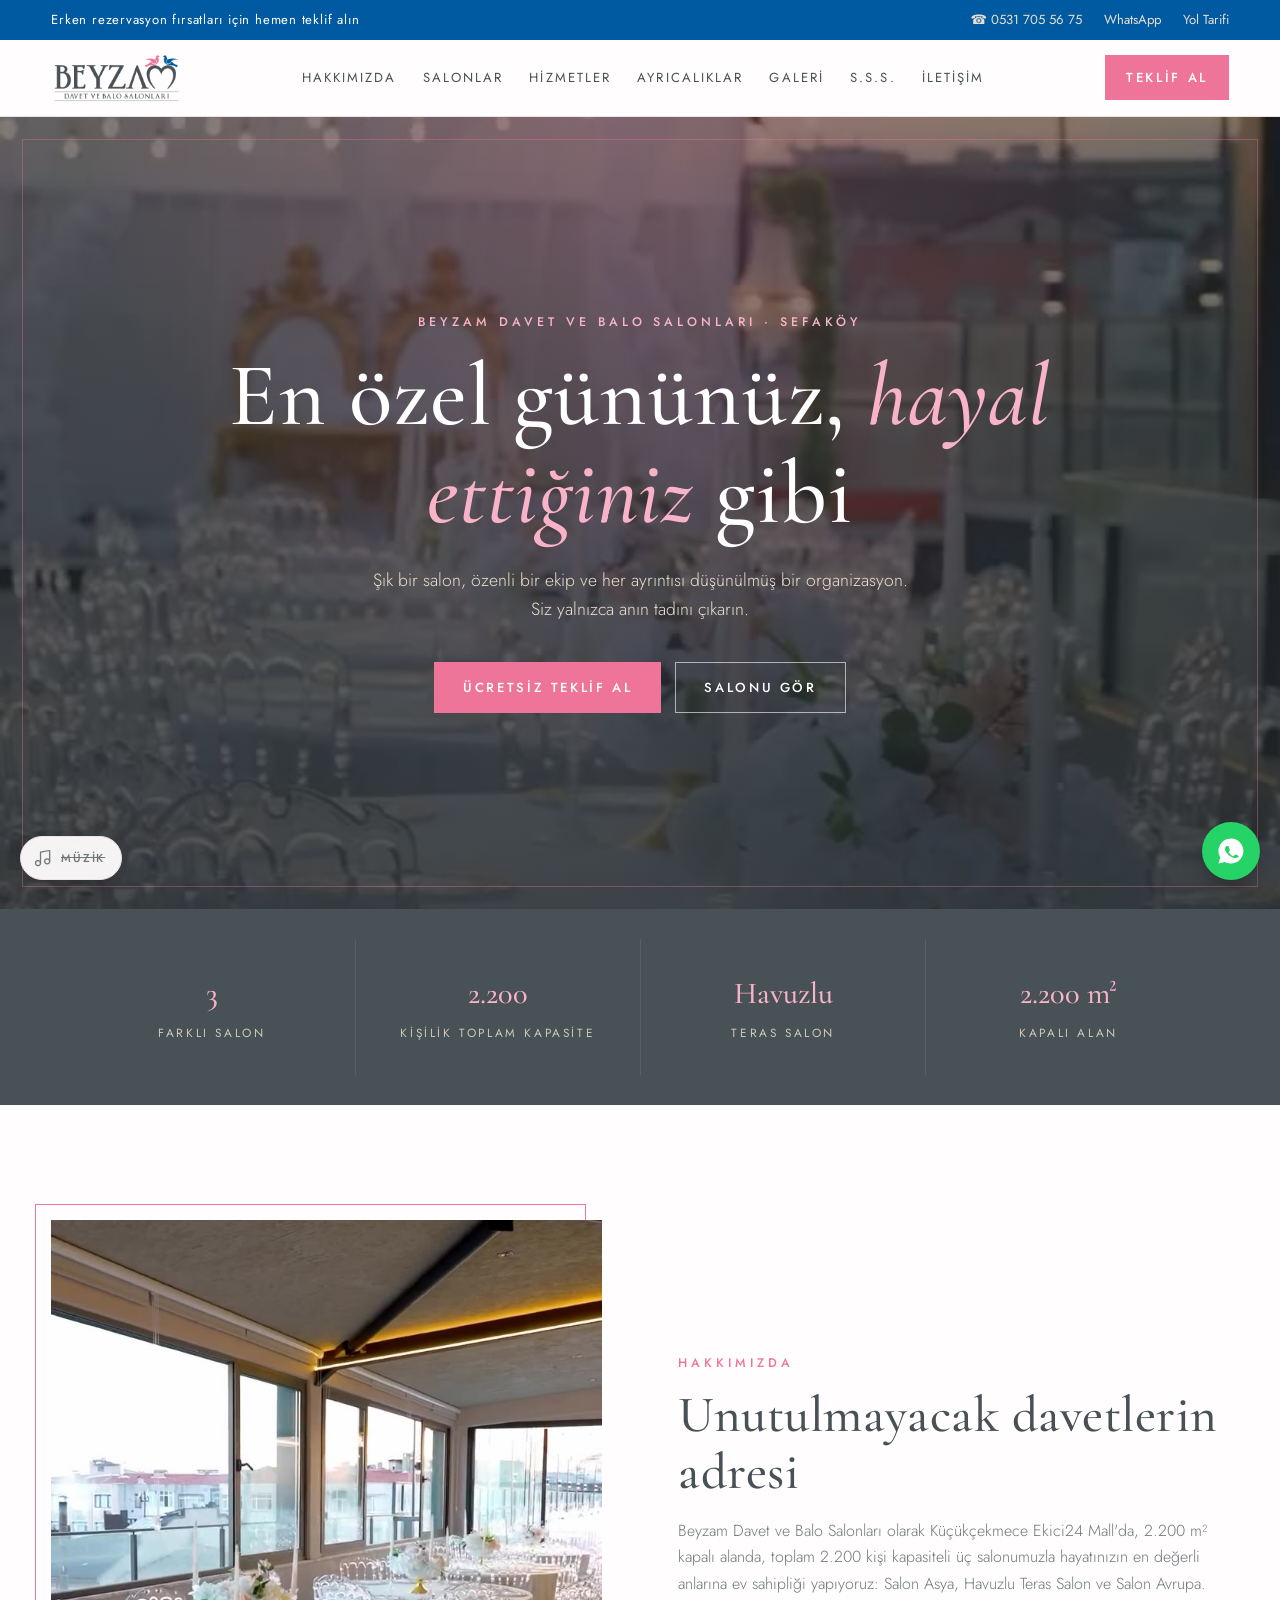
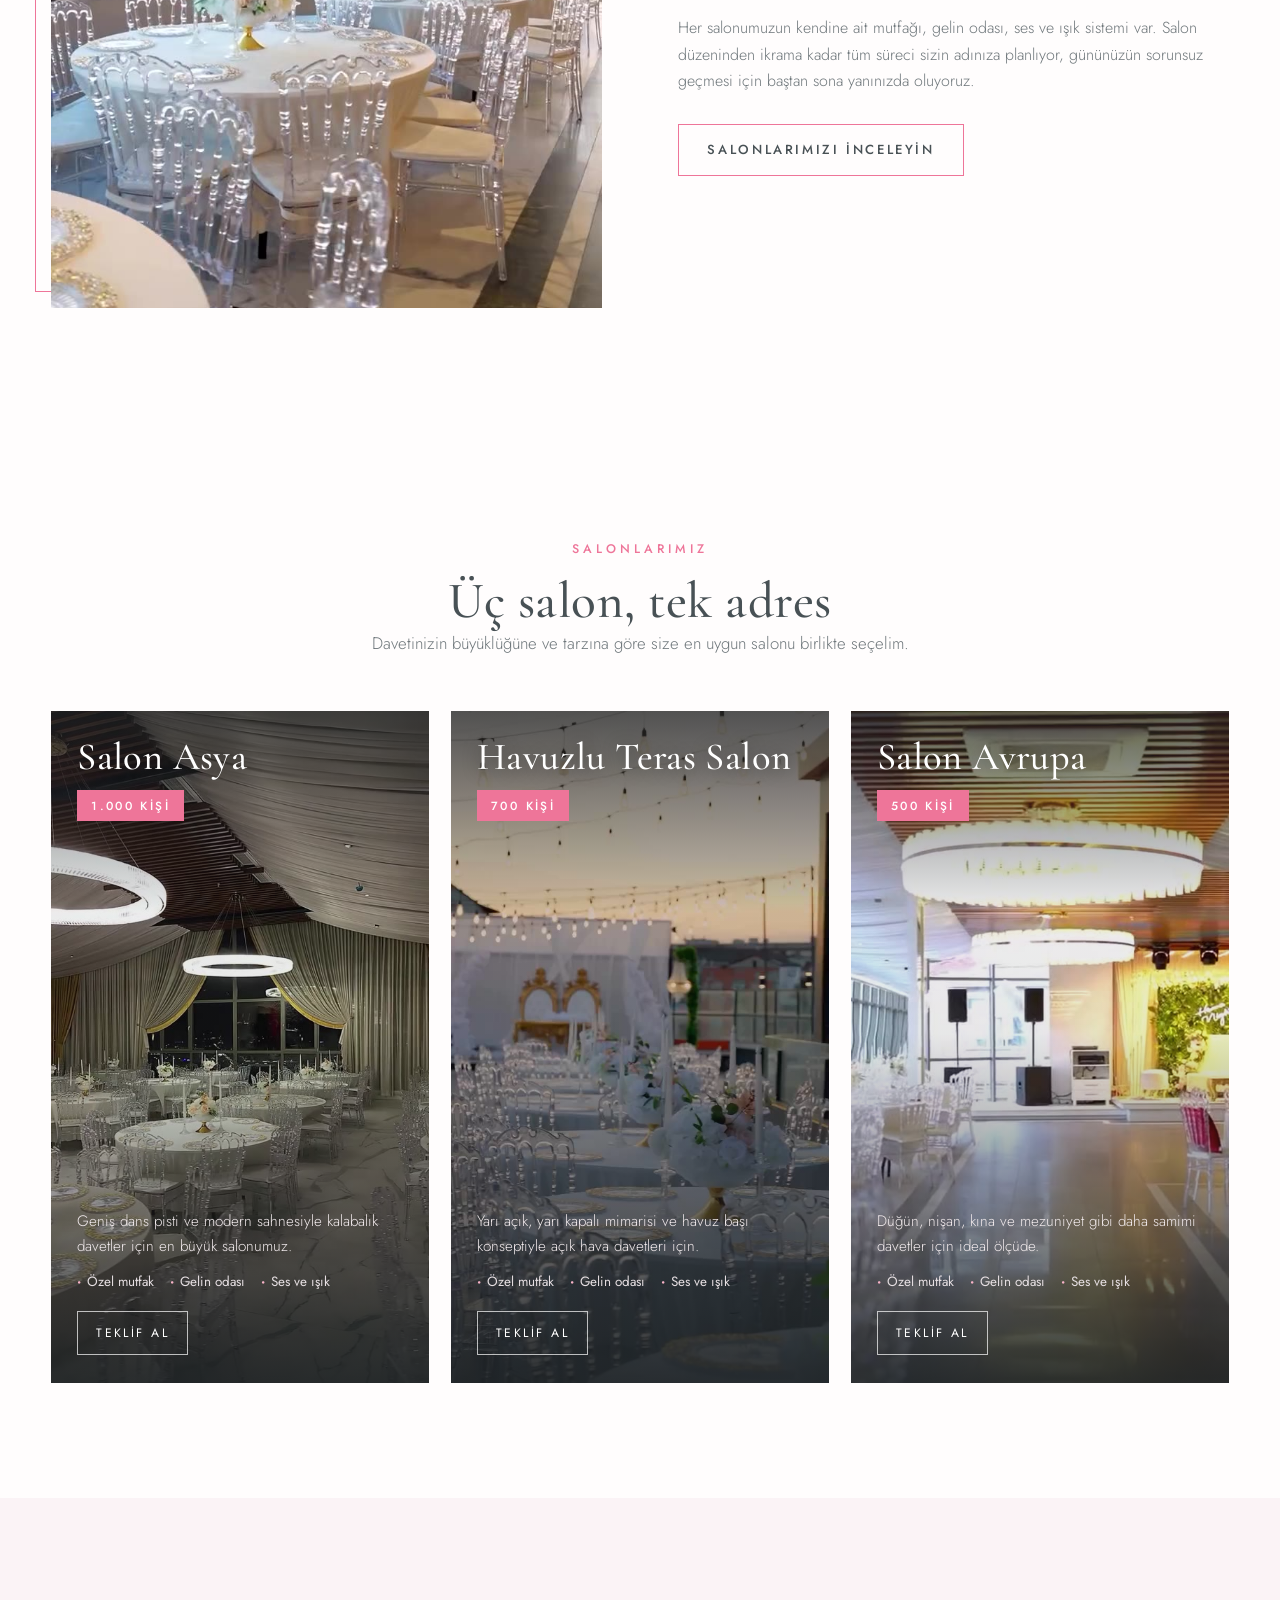
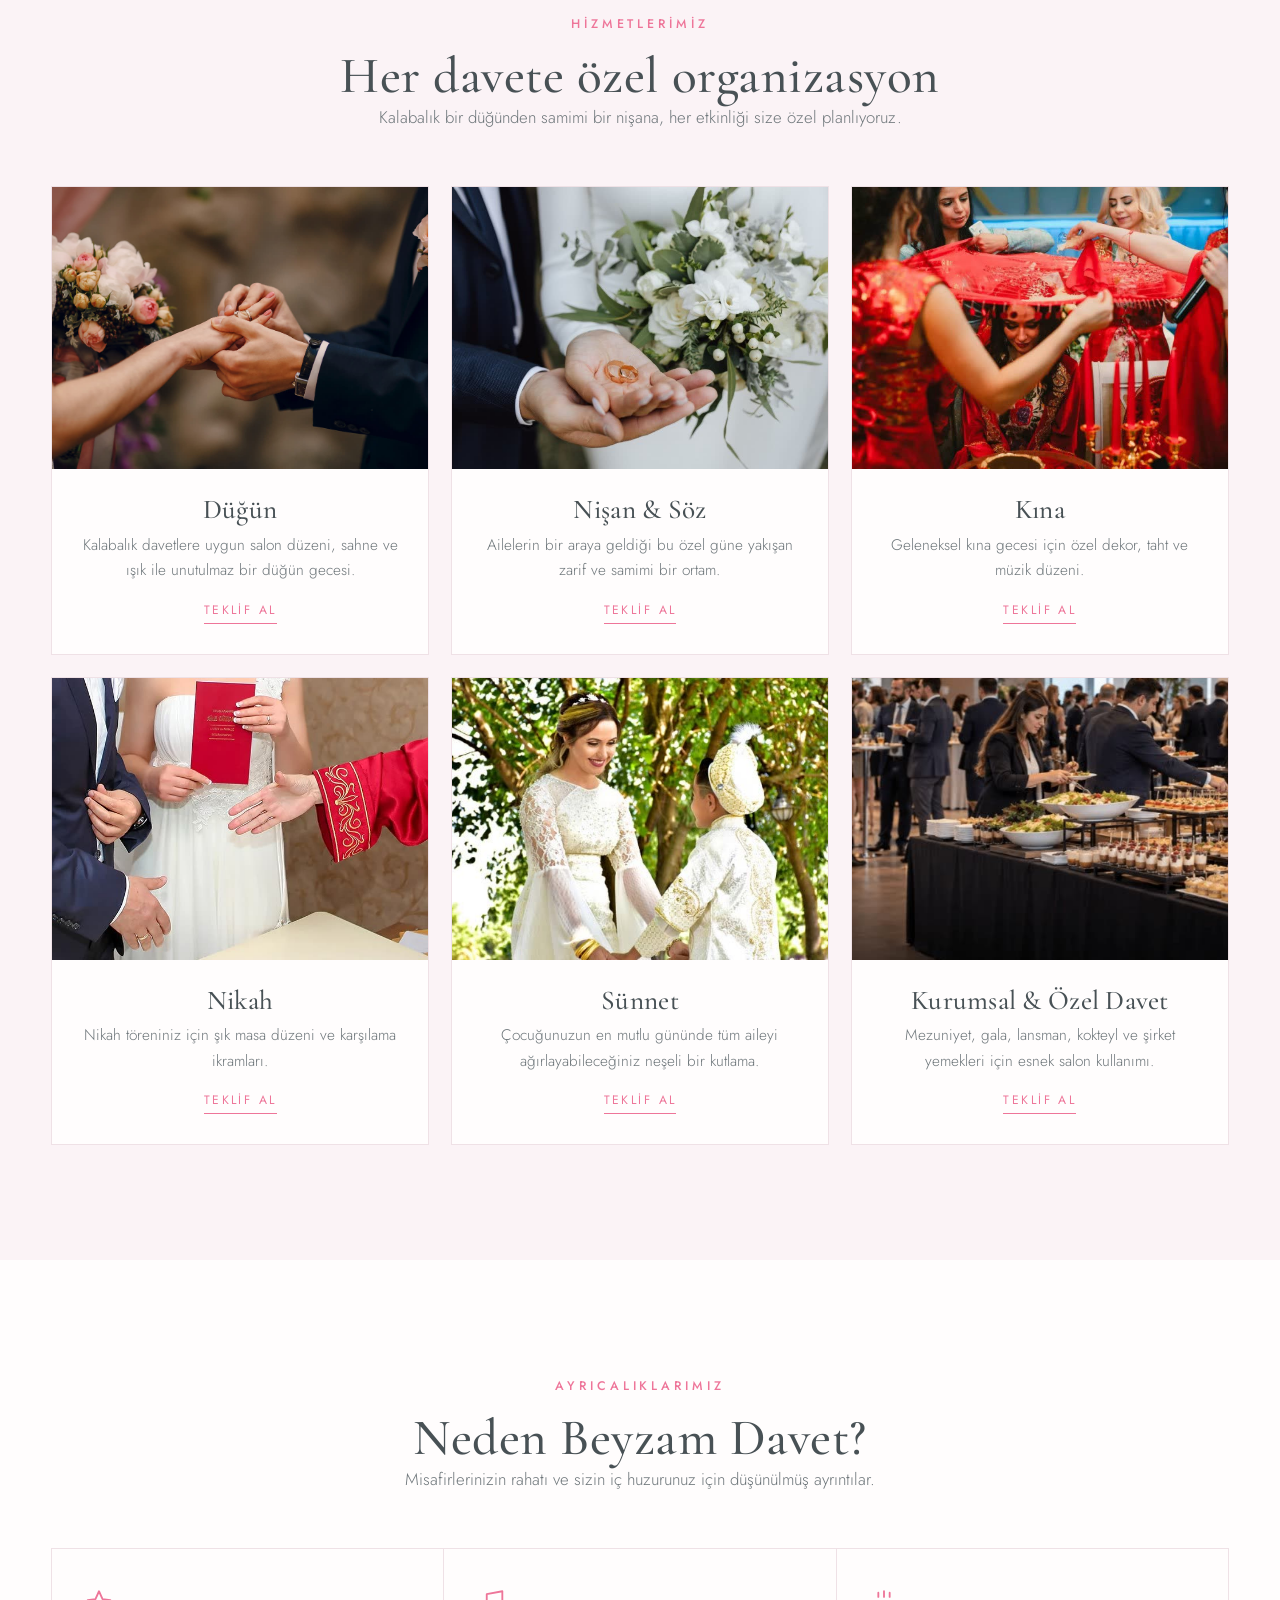
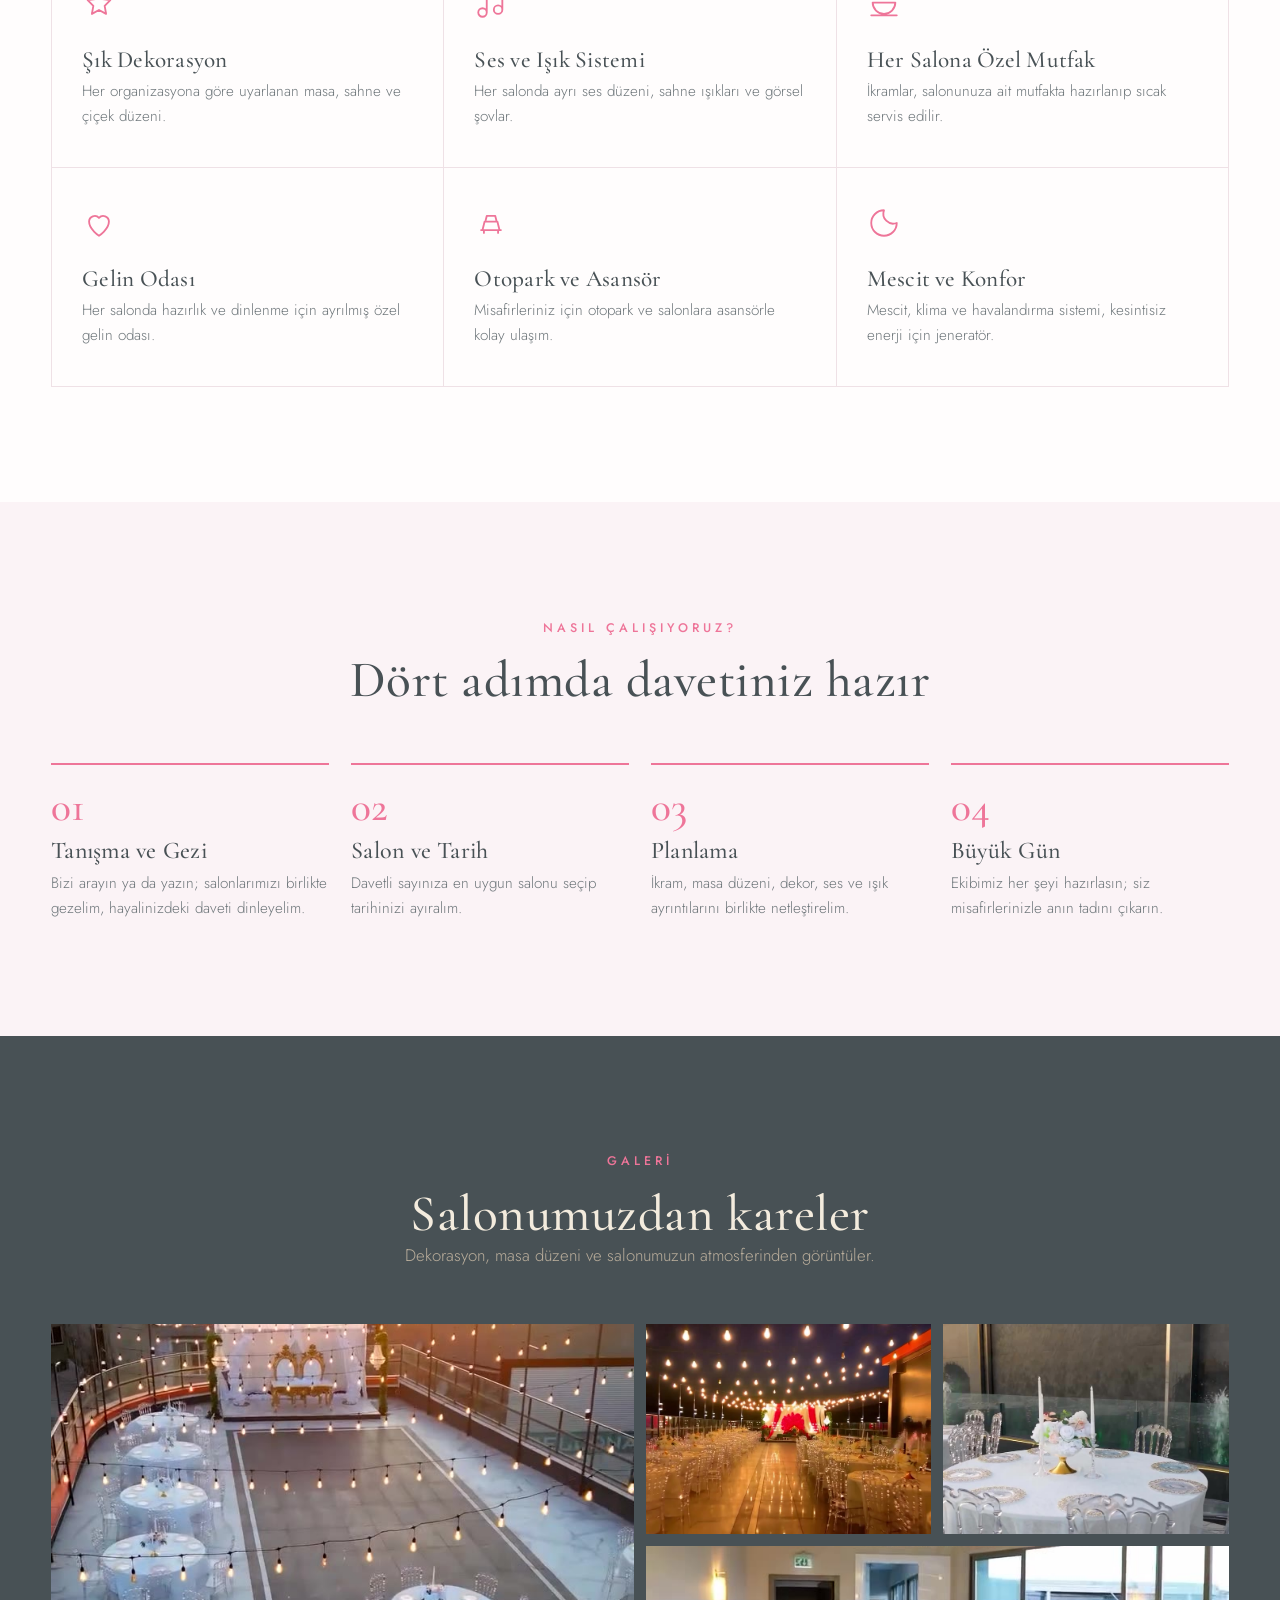
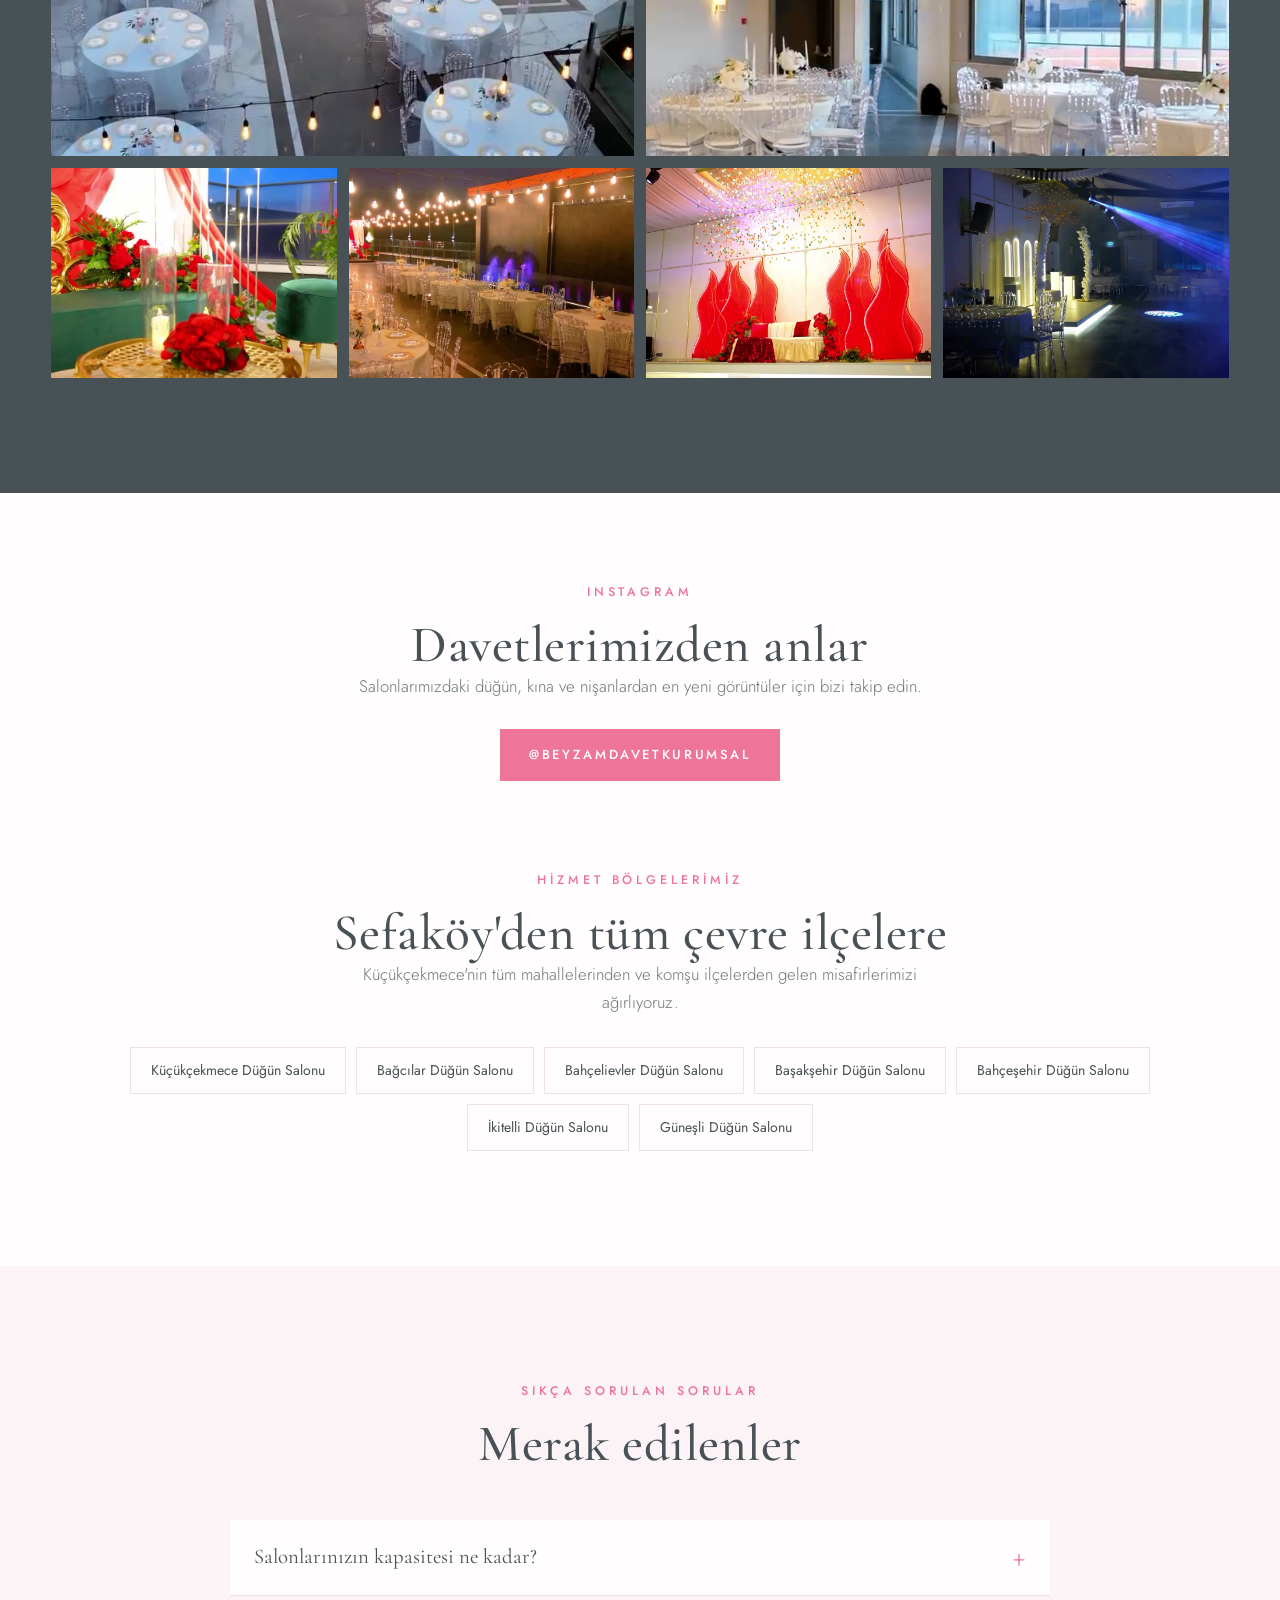
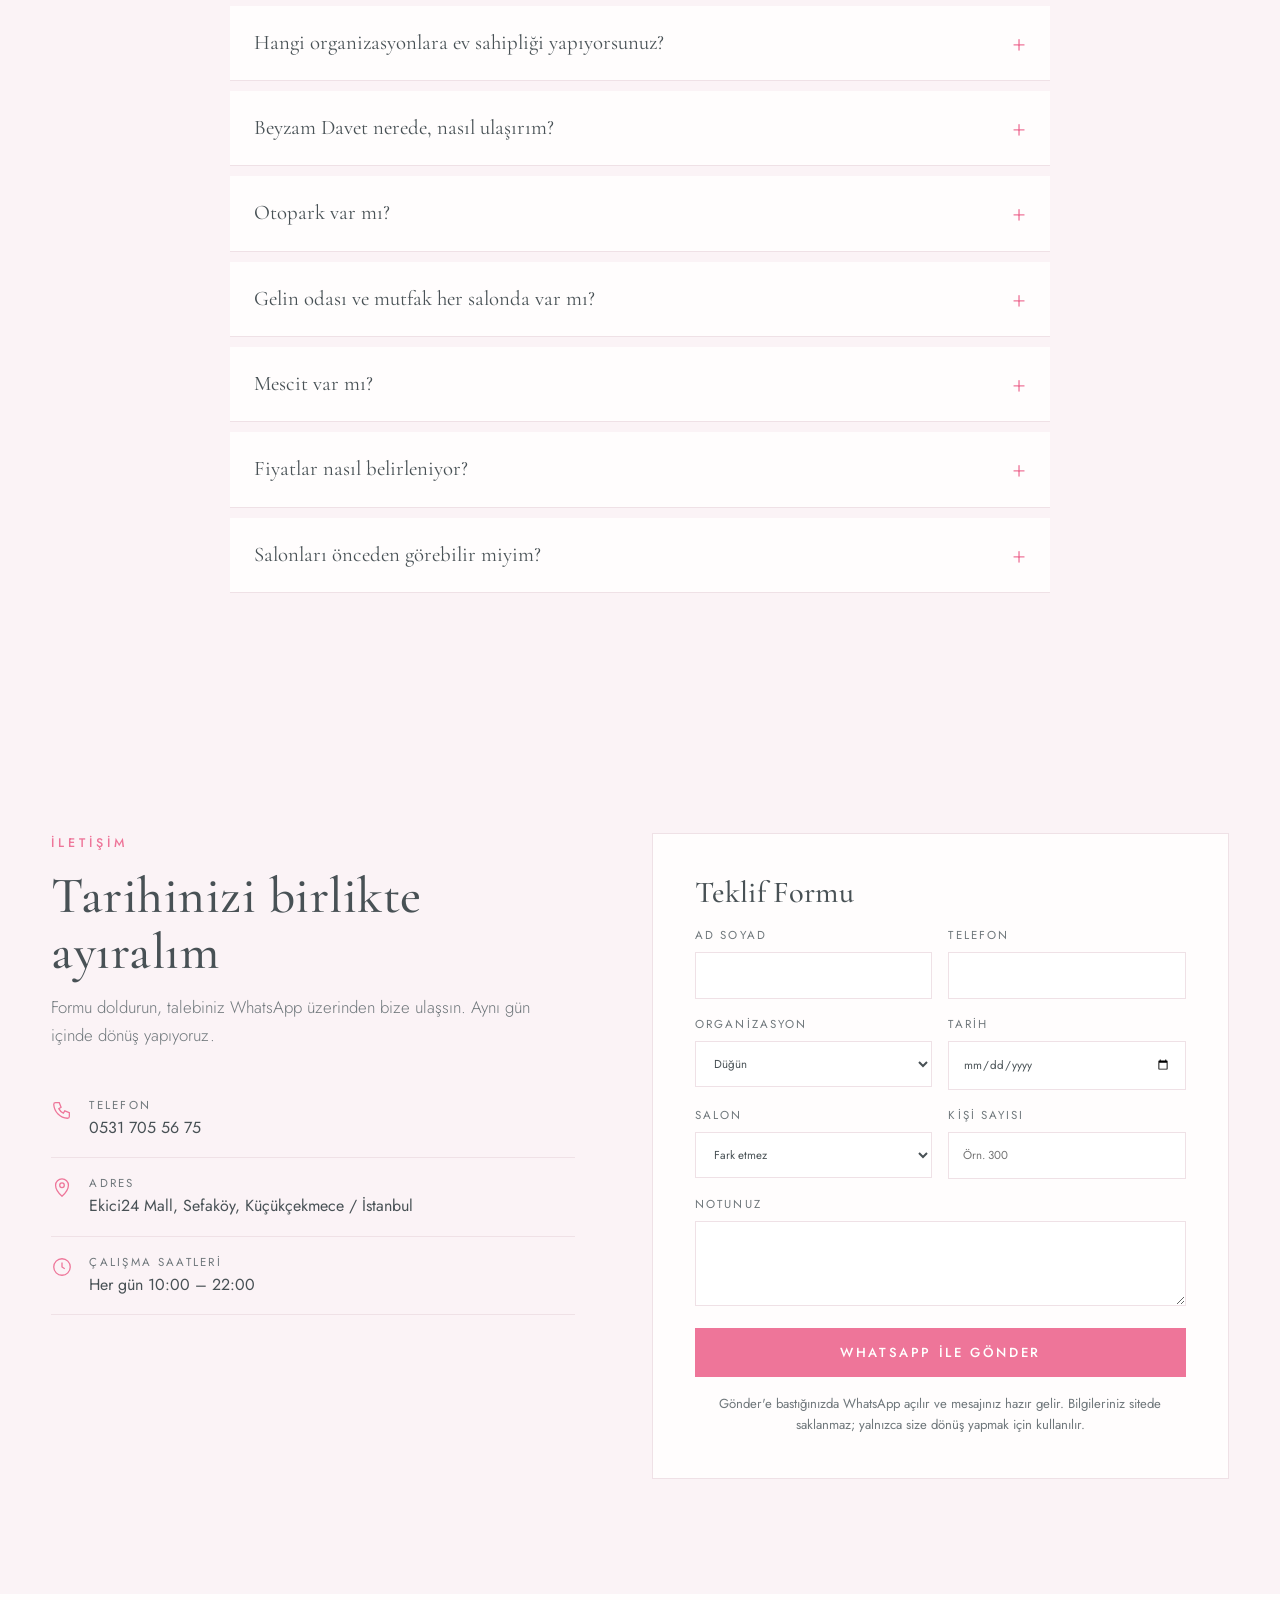
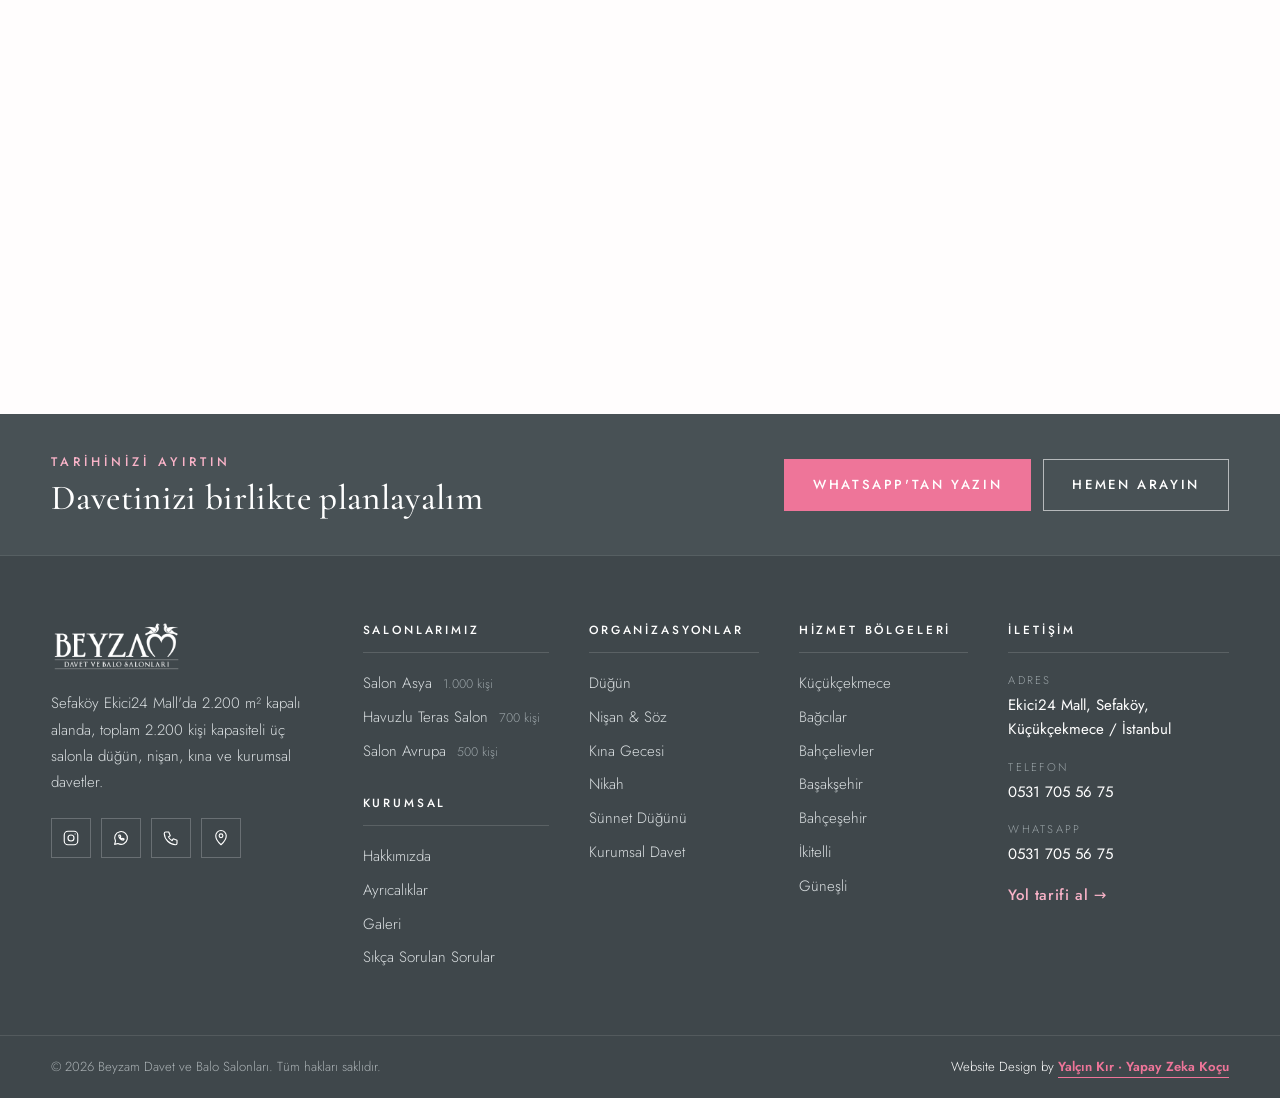
<file: index.html>
<!DOCTYPE html>
<html lang="tr">
<head>
<meta charset="utf-8">
<meta name="viewport" content="width=device-width, initial-scale=1">
<title>Beyzam Davet ve Balo Salonları | Sefaköy Küçükçekmece Düğün Salonu</title>
<meta name="description" content="Beyzam Davet ve Balo Salonları, Sefaköy Ekici24: 1.000 kişilik Salon Asya, Havuzlu Teras Salon ve Salon Avrupa. Düğün, nişan, kına için hemen teklif alın.">
<meta name="keywords" content="Beyzam Davet, Beyzam Davet Salonları, Beyzam Düğün Salonu, Sefaköy düğün salonu, Küçükçekmece düğün salonu, Ekici24 düğün salonu, havuzlu teras düğün, kına salonu, nişan salonu, balo salonu İstanbul">
<meta name="robots" content="index, follow, max-image-preview:large">
<meta name="theme-color" content="#485155">
<meta name="geo.region" content="TR-34">
<meta name="geo.placename" content="Küçükçekmece, İstanbul">
<link rel="canonical" href="https://beyzamdavet.com/">
<meta property="og:locale" content="tr_TR">
<meta property="og:site_name" content="Beyzam Davet ve Balo Salonları">
<meta property="og:type" content="website">
<meta property="og:url" content="https://beyzamdavet.com/">
<meta property="og:title" content="Beyzam Davet ve Balo Salonları | Sefaköy Küçükçekmece Düğün Salonu">
<meta property="og:description" content="Beyzam Davet ve Balo Salonları, Sefaköy Ekici24: 1.000 kişilik Salon Asya, Havuzlu Teras Salon ve Salon Avrupa. Düğün, nişan, kına için hemen teklif alın.">
<meta property="og:image" content="https://beyzamdavet.com/img/og.jpg">
<meta property="og:image:width" content="1200">
<meta property="og:image:height" content="630">
<meta name="twitter:card" content="summary_large_image">
<meta name="twitter:title" content="Beyzam Davet ve Balo Salonları | Sefaköy Küçükçekmece Düğün Salonu">
<meta name="twitter:description" content="Beyzam Davet ve Balo Salonları, Sefaköy Ekici24: 1.000 kişilik Salon Asya, Havuzlu Teras Salon ve Salon Avrupa. Düğün, nişan, kına için hemen teklif alın.">
<meta name="twitter:image" content="https://beyzamdavet.com/img/og.jpg">
<script type="application/ld+json">[{"@context": "https://schema.org", "@type": ["EventVenue", "LocalBusiness"], "@id": "https://beyzamdavet.com/#salon", "name": "Beyzam Davet ve Balo Salonları", "alternateName": ["Beyzam Davet", "Beyzam Davet Salonları", "Beyzam Düğün Salonu"], "description": "Beyzam Davet ve Balo Salonları, Sefaköy Ekici24: 1.000 kişilik Salon Asya, Havuzlu Teras Salon ve Salon Avrupa. Düğün, nişan, kına için hemen teklif alın.", "url": "https://beyzamdavet.com/", "image": ["https://beyzamdavet.com/img/og.jpg", "https://beyzamdavet.com/img/salon-asya.jpg", "https://beyzamdavet.com/img/hero.jpg"], "logo": "https://beyzamdavet.com/img/logo.png", "telephone": "+905317055675", "address": {"@type": "PostalAddress", "streetAddress": "Ekici24 Mall, Sefaköy", "addressLocality": "Küçükçekmece", "addressRegion": "İstanbul", "addressCountry": "TR"}, "areaServed": "İstanbul", "maximumAttendeeCapacity": 2200, "sameAs": ["https://www.instagram.com/beyzamdavetkurumsal/"], "contactPoint": [{"@type": "ContactPoint", "telephone": "+905317055675", "contactType": "reservations", "availableLanguage": "Turkish"}, {"@type": "ContactPoint", "telephone": "+905317055675", "contactType": "customer service", "availableLanguage": "Turkish"}], "amenityFeature": [{"@type": "LocationFeatureSpecification", "name": "Otopark", "value": true}, {"@type": "LocationFeatureSpecification", "name": "Asansör", "value": true}, {"@type": "LocationFeatureSpecification", "name": "Mescit", "value": true}, {"@type": "LocationFeatureSpecification", "name": "Gelin odası", "value": true}, {"@type": "LocationFeatureSpecification", "name": "Salona özel mutfak", "value": true}, {"@type": "LocationFeatureSpecification", "name": "Klima ve havalandırma", "value": true}, {"@type": "LocationFeatureSpecification", "name": "Jeneratör", "value": true}, {"@type": "LocationFeatureSpecification", "name": "Ses ve ışık sistemi", "value": true}, {"@type": "LocationFeatureSpecification", "name": "Havuzlu teras", "value": true}], "containsPlace": [{"@type": "EventVenue", "name": "Salon Asya", "maximumAttendeeCapacity": 1000}, {"@type": "EventVenue", "name": "Havuzlu Teras Salon", "maximumAttendeeCapacity": 700}, {"@type": "EventVenue", "name": "Salon Avrupa", "maximumAttendeeCapacity": 500}]}, {"@context": "https://schema.org", "@type": "WebSite", "name": "Beyzam Davet ve Balo Salonları", "alternateName": "Beyzam Davet", "url": "https://beyzamdavet.com/", "inLanguage": "tr"}, {"@context": "https://schema.org", "@type": "FAQPage", "mainEntity": [{"@type": "Question", "name": "Salonlarınızın kapasitesi ne kadar?", "acceptedAnswer": {"@type": "Answer", "text": "Üç salonumuz var: Salon Asya 1.000 kişi, Havuzlu Teras Salon 700 kişi ve Salon Avrupa 500 kişi ağırlıyor. Toplam kapasitemiz yaklaşık 2.200 kişi."}}, {"@type": "Question", "name": "Hangi organizasyonlara ev sahipliği yapıyorsunuz?", "acceptedAnswer": {"@type": "Answer", "text": "Düğün, nişan, söz, kına gecesi, nikah, sünnet düğünü, mezuniyet, kurumsal davet, şirket yemeği, gala, lansman ve kokteyl organizasyonları düzenliyoruz."}}, {"@type": "Question", "name": "Beyzam Davet nerede, nasıl ulaşırım?", "acceptedAnswer": {"@type": "Answer", "text": "İstanbul Küçükçekmece'de, Sefaköy merkezdeki Ekici24 Mall içindeyiz. Sayfadaki haritadan ya da “Yol Tarifi” bağlantısından konumumuza ulaşabilirsiniz."}}, {"@type": "Question", "name": "Otopark var mı?", "acceptedAnswer": {"@type": "Answer", "text": "Evet, tesisimizde misafirleriniz için otopark ve salonlara ulaşım için asansör bulunuyor."}}, {"@type": "Question", "name": "Gelin odası ve mutfak her salonda var mı?", "acceptedAnswer": {"@type": "Answer", "text": "Evet. Her salonumuzun kendine ait mutfağı, gelin odası, ses sistemi ve ışık sistemi var."}}, {"@type": "Question", "name": "Mescit var mı?", "acceptedAnswer": {"@type": "Answer", "text": "Evet, tesisimizde mescit ile bay ve bayan için ayrı lavabolar bulunuyor."}}, {"@type": "Question", "name": "Fiyatlar nasıl belirleniyor?", "acceptedAnswer": {"@type": "Answer", "text": "Fiyat; seçtiğiniz salona, tarihe, kişi sayısına ve ikram tercihinize göre değişiyor. Teklif formunu doldurun ya da WhatsApp'tan yazın, size özel teklifimizi iletelim."}}, {"@type": "Question", "name": "Salonları önceden görebilir miyim?", "acceptedAnswer": {"@type": "Answer", "text": "Elbette. Bizi arayarak ya da WhatsApp'tan yazarak randevu oluşturabilir, salonlarımızı yerinde gezebilirsiniz."}}]}]</script>
<link rel="apple-touch-icon" href="img/favicon.png">
<link rel="icon" type="image/png" href="img/favicon.png">
<link rel="preconnect" href="https://fonts.googleapis.com">
<link rel="preconnect" href="https://fonts.gstatic.com" crossorigin>
<link href="https://fonts.googleapis.com/css2?family=Cormorant+Garamond:ital,wght@0,500;0,600;1,500&family=Jost:wght@300;400;500;600&display=swap" rel="stylesheet">
<style>
:root{
  --ink:#485155; --ink2:#3a4246; --cream:#fbf3f6; --paper:#fffdfd;
  --gold:#ee7599; --gold2:#f9b3c8; --blue:#005aa2; --muted:#6f777b; --line:#efe1e6;
  --serif:"Cormorant Garamond",Georgia,serif; --sans:"Jost",system-ui,sans-serif;
}
*{box-sizing:border-box;margin:0;padding:0}
html{scroll-behavior:smooth;scroll-padding-top:84px}
body{font-family:var(--sans);color:var(--ink);background:var(--paper);line-height:1.65;font-weight:400;-webkit-font-smoothing:antialiased}
img{max-width:100%;display:block}
a{color:inherit;text-decoration:none}
.wrap{width:min(1180px,92%);margin-inline:auto}
h1,h2,h3{font-family:var(--serif);font-weight:500;line-height:1.1;letter-spacing:.01em}
h2{font-size:clamp(2rem,4.4vw,3.2rem)}
.eyebrow{font-size:.78rem;letter-spacing:.32em;text-transform:uppercase;color:var(--gold);font-weight:500;display:block;margin-bottom:14px}
.lead{color:var(--muted);max-width:620px;font-size:1.05rem;font-weight:300}
section{padding:clamp(64px,9vw,120px) 0}
.center{text-align:center}.center .lead{margin-inline:auto}
.btn{display:inline-flex;align-items:center;gap:10px;padding:14px 28px;border:1px solid var(--gold);font-size:.82rem;letter-spacing:.2em;text-transform:uppercase;font-weight:500;cursor:pointer;transition:.25s;font-family:var(--sans);background:none;color:inherit}
.btn.fill{background:var(--gold);color:#fff}
.btn.fill:hover{background:#d95c82;border-color:#d95c82}
.btn.ghost{color:#fff;border-color:rgba(255,255,255,.6)}
.btn.ghost:hover,.btn.line:hover{background:var(--gold);border-color:var(--gold);color:#fff}

/* üst bar */
.topbar{background:var(--blue);color:#e9dfcf;font-size:.82rem}
.topbar .wrap{display:flex;justify-content:space-between;align-items:center;gap:16px;padding:9px 0;flex-wrap:wrap}
.topbar a:hover{color:var(--gold2)}
.topbar .promo{color:#fff;letter-spacing:.06em}
.topbar .links{display:flex;gap:22px}

/* header */
header.nav{position:sticky;top:0;z-index:50;background:rgba(255,253,253,.95);backdrop-filter:blur(10px);border-bottom:1px solid var(--line)}
.nav .wrap{display:flex;align-items:center;justify-content:space-between;height:76px}
.logo{font-family:var(--serif);font-size:1.75rem;font-weight:600;letter-spacing:.04em}
.logo img{height:52px;width:auto}
.logo span{color:var(--gold);font-style:italic;font-weight:500}
.menu{display:flex;gap:26px;list-style:none;font-size:.82rem;letter-spacing:.16em;text-transform:uppercase}
.menu a{padding:6px 0;border-bottom:1px solid transparent;transition:.2s}
.menu a:hover{color:var(--gold);border-color:var(--gold)}
.nav .btn{padding:11px 20px}
.burger{display:none;background:none;border:0;width:42px;height:42px;cursor:pointer}
.burger i{display:block;height:1.5px;background:var(--ink);margin:7px 8px;transition:.25s}

/* hero */
.hero{position:relative;min-height:min(88vh,820px);display:grid;place-items:center;text-align:center;color:#fff;padding:120px 0;overflow:hidden;
  background:
    radial-gradient(ellipse at 50% 0%,rgba(238,117,153,.28),transparent 60%),
    linear-gradient(180deg,rgba(40,46,49,.55),rgba(40,46,49,.82)),
    var(--hero-img, linear-gradient(135deg,#566064,#2f3639));
  background-size:cover;background-position:center}
.hero video.bg{position:absolute;inset:0;width:100%;height:100%;object-fit:cover;z-index:0}
.hero::before{content:"";position:absolute;inset:0;z-index:1;background:radial-gradient(ellipse at 50% 0%,rgba(238,117,153,.22),transparent 60%),linear-gradient(180deg,rgba(40,46,49,.5),rgba(40,46,49,.78))}
.hero .wrap{position:relative;z-index:2}
.hero::after{z-index:2;content:"";position:absolute;inset:22px;border:1px solid rgba(238,117,153,.35);pointer-events:none}
.hero h1{font-size:clamp(2.6rem,7.2vw,5.6rem);max-width:900px;margin:0 auto 22px}
.hero h1 em{color:var(--gold2);font-weight:500}
.hero p{max-width:560px;margin:0 auto 38px;font-weight:300;font-size:1.1rem;color:#eadfce}
.hero .eyebrow{color:var(--gold2)}
.hero .cta{display:flex;gap:14px;justify-content:center;flex-wrap:wrap}

/* hızlı bilgi şeridi */
.strip{background:var(--ink);color:#efe6d7;padding:0}
.strip .wrap{display:grid;grid-template-columns:repeat(4,1fr)}
.strip div{padding:30px 18px;text-align:center;border-left:1px solid rgba(255,255,255,.09)}
.strip div:first-child{border-left:0}
.strip b{display:block;font-family:var(--serif);font-size:1.9rem;font-weight:500;color:var(--gold2)}
.strip small{font-size:.74rem;letter-spacing:.22em;text-transform:uppercase;opacity:.8}

/* hakkımızda */
.about .wrap{display:grid;grid-template-columns:1fr 1fr;gap:clamp(32px,6vw,84px);align-items:center}
.about p{color:var(--muted);margin-top:18px;font-weight:300}
.about .btn{margin-top:30px}
.frame{position:relative;aspect-ratio:4/5}
.frame::before{content:"";position:absolute;inset:-16px 16px 16px -16px;border:1px solid var(--gold);z-index:0}
.ph{position:relative;z-index:1;width:100%;height:100%;background:linear-gradient(135deg,#f3e3e8,#e2c9d2);display:grid;place-items:center;color:#a8848f;font-size:.74rem;letter-spacing:.24em;text-transform:uppercase;overflow:hidden}
.ph img{position:absolute;inset:0;width:100%;height:100%;object-fit:cover}

/* hizmetler */
.services{background:var(--cream)}
.grid3{display:grid;grid-template-columns:repeat(3,1fr);gap:22px;margin-top:54px}
.card{background:var(--paper);border:1px solid var(--line);transition:.3s;display:flex;flex-direction:column}
.card:hover{transform:translateY(-6px);box-shadow:0 22px 44px -26px rgba(72,81,85,.45)}
.card .ph{aspect-ratio:4/3;height:auto}
.card .body{padding:26px 26px 30px}
.card h3{font-size:1.7rem;margin-bottom:8px}
.card p{color:var(--muted);font-size:.96rem;font-weight:300}
.card a{display:inline-block;margin-top:16px;font-size:.76rem;letter-spacing:.2em;text-transform:uppercase;color:var(--gold);border-bottom:1px solid var(--gold);padding-bottom:3px}

/* salonlar: dikey videolu kartlar */
.hall{position:relative;aspect-ratio:9/16;overflow:hidden;background:linear-gradient(160deg,#566064,#2f3639);color:#fff;text-align:left;display:flex;flex-direction:column;justify-content:space-between;transition:.3s}
.hall:hover{transform:translateY(-6px);box-shadow:0 26px 50px -26px rgba(40,46,49,.7)}
.hall video{position:absolute;inset:0;width:100%;height:100%;object-fit:cover}
.hall::after{content:"";position:absolute;inset:0;background:linear-gradient(180deg,rgba(30,35,38,.72) 0%,rgba(30,35,38,.08) 30%,rgba(30,35,38,.1) 48%,rgba(30,35,38,.9) 100%)}
.hall>div{position:relative;z-index:2;padding:26px 26px 28px}
.hall h3{font-size:clamp(2rem,3vw,2.6rem);line-height:1.05;text-shadow:0 2px 18px rgba(0,0,0,.45)}
.hall .cap{display:inline-block;margin-top:12px;background:var(--gold);padding:6px 14px;font-size:.74rem;letter-spacing:.2em;text-transform:uppercase;font-weight:500}
.hall p{font-size:.95rem;font-weight:300;color:#f1eaec}
.hall ul{list-style:none;margin:12px 0 18px;font-size:.84rem;color:#e6dfe2;display:flex;flex-wrap:wrap;gap:4px 16px}
.hall li::before{content:"·";color:var(--gold2);margin-right:6px;font-weight:700}
.hall a{display:inline-block;font-size:.76rem;letter-spacing:.2em;text-transform:uppercase;border:1px solid rgba(255,255,255,.7);padding:11px 18px;transition:.25s}
.hall a:hover{background:var(--gold);border-color:var(--gold)}
.hall .soon{position:absolute;inset:0;display:grid;place-items:center;z-index:1;font-size:.72rem;letter-spacing:.3em;text-transform:uppercase;color:rgba(255,255,255,.4)}

/* ayrıcalıklar */
.perks{display:grid;grid-template-columns:repeat(3,1fr);gap:0;margin-top:54px;border-top:1px solid var(--line);border-left:1px solid var(--line)}
.perk{padding:38px 30px;border-right:1px solid var(--line);border-bottom:1px solid var(--line);text-align:left}
.perk svg{width:34px;height:34px;stroke:var(--gold);fill:none;stroke-width:1.3;margin-bottom:18px}
.perk h3{font-size:1.45rem;margin-bottom:6px}
.perk p{color:var(--muted);font-size:.95rem;font-weight:300}

/* süreç */
.stepgrid{list-style:none;display:grid;grid-template-columns:repeat(4,1fr);gap:22px;margin-top:54px;text-align:left}
.stepgrid li{border-top:2px solid var(--gold);padding-top:22px}
.stepgrid b{font-family:var(--serif);font-size:2.6rem;font-weight:500;color:var(--gold);line-height:1}
.stepgrid h3{font-size:1.5rem;margin:10px 0 6px}
.stepgrid p{color:var(--muted);font-size:.95rem;font-weight:300}
.steps{background:var(--cream)}
/* instagram + sss */
.insta{padding:clamp(56px,7vw,90px) 0}
.regions{padding-top:0}
.chips{display:flex;flex-wrap:wrap;gap:10px;justify-content:center;margin-top:30px}
.chips a{border:1px solid var(--line);padding:11px 20px;font-size:.88rem;transition:.2s}
.chips a:hover{border-color:var(--gold);color:var(--gold)}
.faq{background:var(--cream)}
.faqlist{max-width:820px;margin:48px auto 0}
.faq details{border-bottom:1px solid var(--line);background:var(--paper);padding:0 24px;margin-bottom:10px}
.faq summary{cursor:pointer;list-style:none;padding:20px 30px 20px 0;font-family:var(--serif);font-size:1.3rem;position:relative}
.faq summary::-webkit-details-marker{display:none}
.faq summary::after{content:"+";position:absolute;right:0;top:50%;transform:translateY(-50%);color:var(--gold);font-family:var(--sans);font-size:1.5rem;font-weight:300}
.faq details[open] summary::after{content:"–"}
.faq details p{color:var(--muted);padding:0 0 22px;font-weight:300}
.offer{background:var(--paper)}

/* galeri */
.gallery{background:var(--ink);color:#f3ebdd}
.gallery .lead{color:#b9ad9b}
.gal{display:grid;grid-template-columns:repeat(4,1fr);grid-auto-rows:210px;gap:12px;margin-top:54px}
.gal .ph{background:linear-gradient(135deg,#566064,#3d4549);color:#aab1b4;cursor:pointer}
.gal .ph:nth-child(1){grid-column:span 2;grid-row:span 2}
.gal .ph:nth-child(4){grid-column:span 2}
.gal .ph img{transition:.5s}.gal .ph:hover img{transform:scale(1.06)}
.lightbox{position:fixed;inset:0;background:rgba(10,8,6,.93);display:none;place-items:center;z-index:100;padding:24px}
.lightbox.on{display:grid}
.lightbox img{max-height:88vh;max-width:94vw}
.lightbox button{position:absolute;top:18px;right:24px;background:none;border:0;color:#fff;font-size:2.4rem;cursor:pointer}

/* yorumlar */
.quotes{display:grid;grid-template-columns:repeat(3,1fr);gap:22px;margin-top:54px}
.quote{border:1px solid var(--line);padding:34px 30px;background:var(--paper);text-align:left}
.quote .stars{color:var(--gold);letter-spacing:4px;margin-bottom:14px}
.quote p{font-family:var(--serif);font-size:1.3rem;font-style:italic;line-height:1.4}
.quote cite{display:block;margin-top:18px;font-style:normal;font-size:.78rem;letter-spacing:.2em;text-transform:uppercase;color:var(--muted)}

/* teklif */
.offer{background:var(--cream)}
.offer .wrap{display:grid;grid-template-columns:1fr 1.1fr;gap:clamp(32px,6vw,80px);align-items:start}
.info{list-style:none;margin-top:30px}
.info li{display:flex;gap:16px;padding:16px 0;border-bottom:1px solid var(--line)}
.info svg{width:22px;height:22px;stroke:var(--gold);fill:none;stroke-width:1.4;flex:none;margin-top:3px}
.info small{display:block;font-size:.72rem;letter-spacing:.2em;text-transform:uppercase;color:var(--muted)}
form{background:var(--paper);border:1px solid var(--line);padding:clamp(24px,4vw,42px);display:grid;grid-template-columns:1fr 1fr;gap:16px}
form h3{grid-column:1/-1;font-size:1.9rem}
label{font-size:.72rem;letter-spacing:.18em;text-transform:uppercase;color:var(--muted);display:block}
input,select,textarea{width:100%;margin-top:7px;padding:13px 14px;border:1px solid var(--line);background:#fff;font:inherit;color:var(--ink);border-radius:0}
input:focus,select:focus,textarea:focus{outline:2px solid var(--gold2);border-color:var(--gold)}
.full{grid-column:1/-1}
form .btn{justify-content:center;width:100%}
form .note{font-size:.82rem;color:var(--muted);text-align:center}

/* harita */
.map{padding:0;line-height:0}
.map iframe{width:100%;height:420px;border:0;filter:grayscale(.35)}

/* footer */
footer{background:#3f474b;color:#d9dee0;font-weight:300;font-size:.94rem}
.fcta{background:var(--ink);border-bottom:1px solid rgba(255,255,255,.08);padding:38px 0}
.fcta .wrap{display:flex;align-items:center;justify-content:space-between;gap:24px;flex-wrap:wrap}
.fcta h3{font-size:clamp(1.6rem,3vw,2.2rem);color:#fff}
.fcta .eyebrow{color:var(--gold2);margin-bottom:6px}
.fbtns{display:flex;gap:12px;flex-wrap:wrap}
.fgrid{display:grid;grid-template-columns:1.6fr 1.1fr 1fr 1fr 1.3fr;gap:40px;padding:64px 0 56px}
footer h4{font-family:var(--sans);font-size:.74rem;letter-spacing:.24em;text-transform:uppercase;color:#fff;margin-bottom:18px;font-weight:500;padding-bottom:12px;border-bottom:1px solid rgba(255,255,255,.14)}
footer h4.mt{margin-top:30px}
footer ul{list-style:none}footer li{margin-bottom:9px}
footer a{transition:.2s}footer li a:hover{color:var(--gold2)}
footer li small{color:#9aa3a7;font-size:.78rem;margin-left:6px;white-space:nowrap}
.fbrand p{margin:18px 0 22px;line-height:1.75;max-width:320px}
.social{display:flex;gap:10px}
.social a{width:40px;height:40px;border:1px solid rgba(255,255,255,.22);display:grid;place-items:center;cursor:pointer}
.social a:hover{background:var(--gold);border-color:var(--gold)}
.social svg{width:18px;height:18px;fill:none;stroke:#fff;stroke-width:1.5;stroke-linecap:round;stroke-linejoin:round}
.fcontact li{margin-bottom:16px}
.fcontact small{display:block;margin:0 0 3px;font-size:.7rem;letter-spacing:.2em;text-transform:uppercase;color:#9aa3a7}
.fcontact a[data-f],.fcontact span{color:#fff;font-weight:400}
.fmap{color:var(--gold2);font-weight:500;letter-spacing:.04em}
.fbottom{border-top:1px solid rgba(255,255,255,.1);padding:20px 0;font-size:.82rem;color:#aab1b4}
.fbottom .wrap{display:flex;justify-content:space-between;align-items:center;gap:12px;flex-wrap:wrap}
.credit{color:#fff}.credit a{color:var(--gold);font-weight:600;border-bottom:1px solid var(--gold);padding-bottom:1px}.credit a:hover{color:#fff;border-color:#fff}

/* sabit butonlar */
.fab{position:fixed;right:20px;bottom:20px;z-index:60;width:58px;height:58px;border-radius:50%;background:#25d366;display:grid;place-items:center;box-shadow:0 10px 26px -8px rgba(0,0,0,.5);transition:.25s}
.fab:hover{transform:scale(1.08)}
.fab svg{width:30px;height:30px;fill:#fff}
.music{position:fixed;left:20px;bottom:20px;z-index:60;display:flex;align-items:center;gap:8px;height:44px;padding:0 16px 0 12px;border:1px solid var(--line);border-radius:22px;background:rgba(255,253,253,.95);color:var(--ink);font:500 .72rem var(--sans);letter-spacing:.16em;text-transform:uppercase;cursor:pointer;box-shadow:0 8px 22px -10px rgba(0,0,0,.4);transition:.25s}
.music svg{width:20px;height:20px;fill:none;stroke:var(--muted);stroke-width:1.5;stroke-linecap:round;stroke-linejoin:round}
.music.on{border-color:var(--gold)}.music.on svg{stroke:var(--gold);animation:beat 1.6s ease-in-out infinite}
.music:not(.on) span{text-decoration:line-through;color:var(--muted)}
@keyframes beat{50%{transform:translateY(-2px) rotate(-6deg)}}
.mobilebar{display:none}

.reveal{opacity:0;transform:translateY(22px);transition:.8s ease}
.reveal.in{opacity:1;transform:none}

@media (max-width:960px){
  .menu{position:fixed;inset:76px 0 auto 0;background:var(--paper);flex-direction:column;gap:0;border-bottom:1px solid var(--line);display:none}
  .menu.open{display:flex}
  .menu a{display:block;padding:16px 4%;border-bottom:1px solid var(--line)}
  .burger{display:block}.nav .btn{display:none}
  .about .wrap,.offer .wrap{grid-template-columns:1fr}
  .grid3,.quotes,.perks,.stepgrid{grid-template-columns:1fr 1fr}
  .gal{grid-template-columns:repeat(2,1fr);grid-auto-rows:170px}
  .fgrid{grid-template-columns:1fr 1fr}.fbrand{grid-column:1/-1}
  .strip .wrap{grid-template-columns:1fr 1fr}
  .strip div:nth-child(3){border-left:0}
  .strip div:nth-child(n+3){border-top:1px solid rgba(255,255,255,.09)}
}
@media (max-width:620px){
  .topbar .links{display:none}.topbar .wrap{justify-content:center}
  .grid3,.quotes,.perks,.stepgrid{grid-template-columns:1fr}
  form{grid-template-columns:1fr}
  .fgrid{grid-template-columns:1fr 1fr;gap:30px 20px}.fbottom .wrap{justify-content:center;text-align:center}
  .hero video.bg{position:absolute;inset:0;width:100%;height:100%;object-fit:cover;z-index:0}
.hero::before{content:"";position:absolute;inset:0;z-index:1;background:radial-gradient(ellipse at 50% 0%,rgba(238,117,153,.22),transparent 60%),linear-gradient(180deg,rgba(40,46,49,.5),rgba(40,46,49,.78))}
.hero .wrap{position:relative;z-index:2}
.hero::after{z-index:2;inset:12px}
  .fab{display:none}
  .music{bottom:64px;left:12px}
  .mobilebar{display:grid;grid-template-columns:1fr 1fr;position:fixed;bottom:0;left:0;right:0;z-index:60}
  .mobilebar a{padding:15px;text-align:center;font-size:.8rem;letter-spacing:.16em;text-transform:uppercase;font-weight:500;color:#fff}
  .mobilebar a:first-child{background:var(--ink)}.mobilebar a:last-child{background:#1fae54}
  body{padding-bottom:52px}
}
@media (prefers-reduced-motion:reduce){.hero video.bg{display:none}.reveal{opacity:1;transform:none;transition:none}html{scroll-behavior:auto}}
</style>
</head>
<body>

<div class="topbar">
  <div class="wrap">
    <span class="promo" data-f="promo"></span>
    <div class="links">
      <a data-tel>☎ <span data-f="phoneText"></span></a>
      <a data-wa>WhatsApp</a>
      <a data-map target="_blank" rel="noopener">Yol Tarifi</a>
    </div>
  </div>
</div>

<header class="nav">
  <div class="wrap">
    <a href="#top" class="logo"><img src="img/logo.png" alt="Beyzam Davet ve Balo Salonları" width="150" height="57"></a>
    <ul class="menu" id="menu">
      <li><a href="#hakkimizda">Hakkımızda</a></li>
      <li><a href="#salonlar">Salonlar</a></li>
      <li><a href="#hizmetler">Hizmetler</a></li>
      <li><a href="#ayricaliklar">Ayrıcalıklar</a></li>
      <li><a href="#galeri">Galeri</a></li>
      <li><a href="#sss">S.S.S.</a></li>
      <li><a href="#iletisim">İletişim</a></li>
    </ul>
    <a href="#iletisim" class="btn fill">Teklif Al</a>
    <button class="burger" id="burger" aria-label="Menüyü aç"><i></i><i></i><i></i></button>
  </div>
</header>

<main id="top">
<section class="hero" id="hero">
  <video class="bg" id="herovid" autoplay muted loop playsinline preload="metadata"></video>
  <div class="wrap">
    <span class="eyebrow">Beyzam Davet ve Balo Salonları · Sefaköy</span>
    <h1>En özel gününüz, <em>hayal ettiğiniz</em> gibi</h1>
    <p>Şık bir salon, özenli bir ekip ve her ayrıntısı düşünülmüş bir organizasyon. Siz yalnızca anın tadını çıkarın.</p>
    <div class="cta">
      <a href="#iletisim" class="btn fill">Ücretsiz Teklif Al</a>
      <a href="#galeri" class="btn ghost">Salonu Gör</a>
    </div>
  </div>
</section>

<section class="strip">
  <div class="wrap">
    <div><b>3</b><small>Farklı Salon</small></div>
    <div><b>2.200</b><small>Kişilik Toplam Kapasite</small></div>
    <div><b>Havuzlu</b><small>Teras Salon</small></div>
    <div><b>2.200 m²</b><small>Kapalı Alan</small></div>
  </div>
</section>

<section class="about" id="hakkimizda">
  <div class="wrap">
    <div class="frame reveal"><div class="ph" data-img="img/hakkimizda.jpg">Salon fotoğrafı</div></div>
    <div class="reveal">
      <span class="eyebrow">Hakkımızda</span>
      <h2>Unutulmayacak davetlerin adresi</h2>
      <p>Beyzam Davet ve Balo Salonları olarak Küçükçekmece Ekici24 Mall'da, 2.200 m² kapalı alanda, toplam 2.200 kişi kapasiteli üç salonumuzla hayatınızın en değerli anlarına ev sahipliği yapıyoruz: Salon Asya, Havuzlu Teras Salon ve Salon Avrupa.</p>
      <p>Her salonumuzun kendine ait mutfağı, gelin odası, ses ve ışık sistemi var. Salon düzeninden ikrama kadar tüm süreci sizin adınıza planlıyor, gününüzün sorunsuz geçmesi için baştan sona yanınızda oluyoruz.</p>
      <a href="#salonlar" class="btn line">Salonlarımızı İnceleyin</a>
    </div>
  </div>
</section>

<section class="halls center" id="salonlar">
  <div class="wrap">
    <span class="eyebrow">Salonlarımız</span>
    <h2>Üç salon, tek adres</h2>
    <p class="lead">Davetinizin büyüklüğüne ve tarzına göre size en uygun salonu birlikte seçelim.</p>
    <div class="grid3" id="halls"></div>
  </div>
</section>

<section class="services center" id="hizmetler">
  <div class="wrap">
    <span class="eyebrow">Hizmetlerimiz</span>
    <h2>Her davete özel organizasyon</h2>
    <p class="lead">Kalabalık bir düğünden samimi bir nişana, her etkinliği size özel planlıyoruz.</p>
    <div class="grid3" id="services"></div>
  </div>
</section>

<section class="center" id="ayricaliklar">
  <div class="wrap">
    <span class="eyebrow">Ayrıcalıklarımız</span>
    <h2>Neden Beyzam Davet?</h2>
    <p class="lead">Misafirlerinizin rahatı ve sizin iç huzurunuz için düşünülmüş ayrıntılar.</p>
    <div class="perks" id="perks"></div>
  </div>
</section>

<section class="steps center" id="surec">
  <div class="wrap">
    <span class="eyebrow">Nasıl Çalışıyoruz?</span>
    <h2>Dört adımda davetiniz hazır</h2>
    <ol class="stepgrid">
      <li class="reveal"><b>01</b><h3>Tanışma ve Gezi</h3><p>Bizi arayın ya da yazın; salonlarımızı birlikte gezelim, hayalinizdeki daveti dinleyelim.</p></li>
      <li class="reveal"><b>02</b><h3>Salon ve Tarih</h3><p>Davetli sayınıza en uygun salonu seçip tarihinizi ayıralım.</p></li>
      <li class="reveal"><b>03</b><h3>Planlama</h3><p>İkram, masa düzeni, dekor, ses ve ışık ayrıntılarını birlikte netleştirelim.</p></li>
      <li class="reveal"><b>04</b><h3>Büyük Gün</h3><p>Ekibimiz her şeyi hazırlasın; siz misafirlerinizle anın tadını çıkarın.</p></li>
    </ol>
  </div>
</section>

<section class="gallery center" id="galeri">
  <div class="wrap">
    <span class="eyebrow">Galeri</span>
    <h2>Salonumuzdan kareler</h2>
    <p class="lead">Dekorasyon, masa düzeni ve salonumuzun atmosferinden görüntüler.</p>
    <div class="gal" id="gal"></div>
  </div>
</section>

<section class="center" id="yorumlar" hidden>
  <div class="wrap">
    <span class="eyebrow">Misafirlerimiz Ne Diyor?</span>
    <h2>Memnuniyetiniz önceliğimiz</h2>
    <div class="quotes" id="quotes"></div>
  </div>
</section>

<section class="insta center">
  <div class="wrap">
    <span class="eyebrow">Instagram</span>
    <h2>Davetlerimizden anlar</h2>
    <p class="lead">Salonlarımızdaki düğün, kına ve nişanlardan en yeni görüntüler için bizi takip edin.</p>
    <a class="btn fill" data-ig target="_blank" rel="noopener" style="margin-top:28px">@beyzamdavetkurumsal</a>
  </div>
</section>

<section class="regions center" id="bolgeler">
  <div class="wrap">
    <span class="eyebrow">Hizmet Bölgelerimiz</span>
    <h2>Sefaköy'den tüm çevre ilçelere</h2>
    <p class="lead">Küçükçekmece'nin tüm mahallelerinden ve komşu ilçelerden gelen misafirlerimizi ağırlıyoruz.</p>
    <div class="chips"><a href="/kucukcekmece-dugun-salonu/">Küçükçekmece Düğün Salonu</a><a href="/bagcilar-dugun-salonu/">Bağcılar Düğün Salonu</a><a href="/bahcelievler-dugun-salonu/">Bahçelievler Düğün Salonu</a><a href="/basaksehir-dugun-salonu/">Başakşehir Düğün Salonu</a><a href="/bahcesehir-dugun-salonu/">Bahçeşehir Düğün Salonu</a><a href="/ikitelli-dugun-salonu/">İkitelli Düğün Salonu</a><a href="/gunesli-dugun-salonu/">Güneşli Düğün Salonu</a></div>
  </div>
</section>

<section class="faq" id="sss">
  <div class="wrap">
    <div class="center"><span class="eyebrow">Sıkça Sorulan Sorular</span><h2>Merak edilenler</h2></div>
    <div class="faqlist"><details class="reveal"><summary>Salonlarınızın kapasitesi ne kadar?</summary><p>Üç salonumuz var: Salon Asya 1.000 kişi, Havuzlu Teras Salon 700 kişi ve Salon Avrupa 500 kişi ağırlıyor. Toplam kapasitemiz yaklaşık 2.200 kişi.</p></details><details class="reveal"><summary>Hangi organizasyonlara ev sahipliği yapıyorsunuz?</summary><p>Düğün, nişan, söz, kına gecesi, nikah, sünnet düğünü, mezuniyet, kurumsal davet, şirket yemeği, gala, lansman ve kokteyl organizasyonları düzenliyoruz.</p></details><details class="reveal"><summary>Beyzam Davet nerede, nasıl ulaşırım?</summary><p>İstanbul Küçükçekmece'de, Sefaköy merkezdeki Ekici24 Mall içindeyiz. Sayfadaki haritadan ya da “Yol Tarifi” bağlantısından konumumuza ulaşabilirsiniz.</p></details><details class="reveal"><summary>Otopark var mı?</summary><p>Evet, tesisimizde misafirleriniz için otopark ve salonlara ulaşım için asansör bulunuyor.</p></details><details class="reveal"><summary>Gelin odası ve mutfak her salonda var mı?</summary><p>Evet. Her salonumuzun kendine ait mutfağı, gelin odası, ses sistemi ve ışık sistemi var.</p></details><details class="reveal"><summary>Mescit var mı?</summary><p>Evet, tesisimizde mescit ile bay ve bayan için ayrı lavabolar bulunuyor.</p></details><details class="reveal"><summary>Fiyatlar nasıl belirleniyor?</summary><p>Fiyat; seçtiğiniz salona, tarihe, kişi sayısına ve ikram tercihinize göre değişiyor. Teklif formunu doldurun ya da WhatsApp'tan yazın, size özel teklifimizi iletelim.</p></details><details class="reveal"><summary>Salonları önceden görebilir miyim?</summary><p>Elbette. Bizi arayarak ya da WhatsApp'tan yazarak randevu oluşturabilir, salonlarımızı yerinde gezebilirsiniz.</p></details></div>
  </div>
</section>

<section class="offer" id="iletisim">
  <div class="wrap">
    <div class="reveal">
      <span class="eyebrow">İletişim</span>
      <h2>Tarihinizi birlikte ayıralım</h2>
      <p class="lead" style="margin-top:14px">Formu doldurun, talebiniz WhatsApp üzerinden bize ulaşsın. Aynı gün içinde dönüş yapıyoruz.</p>
      <ul class="info">
        <li><svg viewBox="0 0 24 24"><path d="M5 4h4l2 5-2.5 1.5a11 11 0 0 0 5 5L15 13l5 2v4a2 2 0 0 1-2 2A16 16 0 0 1 3 6a2 2 0 0 1 2-2z"/></svg><div><small>Telefon</small><a data-tel data-f="phoneText"></a></div></li>
        <li><svg viewBox="0 0 24 24"><path d="M12 21s7-6.2 7-12a7 7 0 0 0-14 0c0 5.800 7 12 7 12z"/><circle cx="12" cy="9" r="2.5"/></svg><div><small>Adres</small><span data-f="address"></span></div></li>
        <li><svg viewBox="0 0 24 24"><circle cx="12" cy="12" r="9"/><path d="M12 7v5l3 2"/></svg><div><small>Çalışma Saatleri</small><span data-f="hours"></span></div></li>
      </ul>
    </div>
    <form id="form" class="reveal">
      <h3>Teklif Formu</h3>
      <label>Ad Soyad<input name="ad" required autocomplete="name"></label>
      <label>Telefon<input name="tel" type="tel" required autocomplete="tel"></label>
      <label>Organizasyon
        <select name="tur"><option>Düğün</option><option>Nişan</option><option>Kına</option><option>Nikah</option><option>Sünnet</option><option>Kurumsal / Diğer</option></select>
      </label>
      <label>Tarih<input name="tarih" type="date"></label>
      <label>Salon
        <select name="salon"><option>Fark etmez</option><option>Salon Asya</option><option>Havuzlu Teras Salon</option><option>Salon Avrupa</option></select>
      </label>
      <label>Kişi Sayısı<input name="kisi" type="number" min="1" placeholder="Örn. 300"></label>
      <label class="full">Notunuz<textarea name="not" rows="3"></textarea></label>
      <div class="full"><button class="btn fill" type="submit">WhatsApp ile Gönder</button></div>
      <p class="note full">Gönder'e bastığınızda WhatsApp açılır ve mesajınız hazır gelir. Bilgileriniz sitede saklanmaz; yalnızca size dönüş yapmak için kullanılır.</p>
    </form>
  </div>
</section>

<section class="map"><iframe id="mapframe" loading="lazy" title="Beyzam Davet konum"></iframe></section>
</main>

<footer>
  <div class="fcta"><div class="wrap">
    <div><span class="eyebrow">Tarihinizi ayırtın</span><h3>Davetinizi birlikte planlayalım</h3></div>
    <div class="fbtns"><a class="btn fill" data-wa>WhatsApp'tan Yazın</a><a class="btn ghost" data-tel>Hemen Arayın</a></div>
  </div></div>
  <div class="wrap fgrid">
    <div class="fbrand">
      <a href="#top" class="logo"><img src="img/logo-beyaz.png" alt="Beyzam Davet ve Balo Salonları" width="170" height="68"></a>
      <p>Sefaköy Ekici24 Mall'da 2.200 m² kapalı alanda, toplam 2.200 kişi kapasiteli üç salonla düğün, nişan, kına ve kurumsal davetler.</p>
      <div class="social">
        <a data-ig target="_blank" rel="noopener" aria-label="Instagram"><svg viewBox="0 0 24 24"><rect x="3" y="3" width="18" height="18" rx="5"/><circle cx="12" cy="12" r="4"/><circle cx="17.500" cy="6.500" r=".8" fill="currentColor" stroke="none"/></svg></a>
        <a data-wa aria-label="WhatsApp"><svg viewBox="0 0 24 24"><path d="M3.500 20.500l1.200-4.300A8.500 8.500 0 1 1 8 19.400z"/><path d="M9 8.500c0 3 2.500 6 6 6.500l1.200-1.500-2-1-1 .8c-1-.5-1.800-1.300-2.300-2.300l.8-1-1-2z"/></svg></a>
        <a data-tel aria-label="Telefon"><svg viewBox="0 0 24 24"><path d="M5 4h4l2 5-2.500 1.500a11 11 0 0 0 5 5L15 13l5 2v4a2 2 0 0 1-2 2A16 16 0 0 1 3 6a2 2 0 0 1 2-2z"/></svg></a>
        <a data-map target="_blank" rel="noopener" aria-label="Yol tarifi"><svg viewBox="0 0 24 24"><path d="M12 21s7-6.200 7-12a7 7 0 0 0-14 0c0 5.800 7 12 7 12z"/><circle cx="12" cy="9" r="2.500"/></svg></a>
      </div>
    </div>
    <div><h4>Salonlarımız</h4><ul><li><a href="#salonlar">Salon Asya <small>1.000 kişi</small></a></li><li><a href="#salonlar">Havuzlu Teras Salon <small>700 kişi</small></a></li><li><a href="#salonlar">Salon Avrupa <small>500 kişi</small></a></li></ul>
      <h4 class="mt">Kurumsal</h4><ul><li><a href="#hakkimizda">Hakkımızda</a></li><li><a href="#ayricaliklar">Ayrıcalıklar</a></li><li><a href="#galeri">Galeri</a></li><li><a href="#sss">Sıkça Sorulan Sorular</a></li></ul></div>
    <div><h4>Organizasyonlar</h4><ul><li><a href="#hizmetler">Düğün</a></li><li><a href="#hizmetler">Nişan &amp; Söz</a></li><li><a href="#hizmetler">Kına Gecesi</a></li><li><a href="#hizmetler">Nikah</a></li><li><a href="#hizmetler">Sünnet Düğünü</a></li><li><a href="#hizmetler">Kurumsal Davet</a></li></ul></div>
    <div><h4>Hizmet Bölgeleri</h4><ul><li><a href="/kucukcekmece-dugun-salonu/">Küçükçekmece</a></li><li><a href="/bagcilar-dugun-salonu/">Bağcılar</a></li><li><a href="/bahcelievler-dugun-salonu/">Bahçelievler</a></li><li><a href="/basaksehir-dugun-salonu/">Başakşehir</a></li><li><a href="/bahcesehir-dugun-salonu/">Bahçeşehir</a></li><li><a href="/ikitelli-dugun-salonu/">İkitelli</a></li><li><a href="/gunesli-dugun-salonu/">Güneşli</a></li></ul></div>
    <div><h4>İletişim</h4><ul class="fcontact">
      <li><small>Adres</small><span data-f="address"></span></li>
      <li><small>Telefon</small><a data-tel data-f="phoneText"></a></li>
      <li><small>WhatsApp</small><a data-wa data-f="phoneText"></a></li>
      <li><a class="fmap" data-map target="_blank" rel="noopener">Yol tarifi al →</a></li>
    </ul></div>
  </div>
  <div class="fbottom"><div class="wrap">
    <span>© <span id="yil"></span> Beyzam Davet ve Balo Salonları. Tüm hakları saklıdır.</span>
    <span class="credit">Website Design by <a href="https://wa.me/905458506838" target="_blank" rel="noopener">Yalçın Kır · Yapay Zeka Koçu</a></span>
  </div></div>
</footer>

<a class="fab" data-wa aria-label="WhatsApp ile yazın"><svg viewBox="0 0 24 24"><path d="M12 2a10 10 0 0 0-8.600 15.100L2 22l5-1.300A10 10 0 1 0 12 2zm5.800 14.100c-.200.700-1.400 1.300-2 1.400-.500.100-1.200.100-1.900-.100-2.900-.900-5.300-3.500-6.200-5.200-.900-1.700-.400-3.100.300-3.800.300-.300.600-.400.800-.400h.600c.200 0 .500 0 .700.600l.900 2.200c.100.200.100.400 0 .600l-.700 1c-.200.200-.200.400-.100.600.800 1.400 1.900 2.400 3.400 3.100.200.100.400.100.600-.100l.900-1.100c.200-.300.400-.200.700-.100l2.100 1c.300.100.500.200.500.400 0 .200 0 .600-.100.900z"/></svg></a>
<button class="music" id="music" type="button" aria-label="Müziği aç veya kapat" aria-pressed="false"><svg viewBox="0 0 24 24"><path d="M9 18V5l11-2v13"/><circle cx="6" cy="18" r="3"/><circle cx="17" cy="16" r="3"/></svg><span>Müzik</span></button>
<audio id="bgm" src="img/muzik.mp3" loop preload="none"></audio>
<div class="mobilebar"><a data-tel>Hemen Ara</a><a data-wa>WhatsApp</a></div>

<div class="lightbox" id="lb"><button aria-label="Kapat">×</button><img alt=""></div>

<script>
/* ================== SALON BİLGİLERİ: sadece burayı düzenleyin ================== */
const SITE = {
  phone: "905317055675",                 // aranacak numara, başında 90, boşluksuz
  whatsapp: "905317055675",              // WhatsApp hattı, başında 90, boşluksuz
  phoneText: "0531 705 56 75",        // sitede görünecek yazım
  address: "Ekici24 Mall, Sefaköy, Küçükçekmece / İstanbul",
  hours: "Her gün 10:00 – 22:00",
  capacity: "—",                         // örn. "600"
  promo: "Erken rezervasyon fırsatları için hemen teklif alın",
  instagram: "https://www.instagram.com/beyzamdavetkurumsal/",
  mapQuery: "Beyzam Davet ve Balo Salonları, Ekici24 Mall, Küçükçekmece, İstanbul",              // Google Haritalar'da aranacak ad ya da adres
  heroImage: "img/hero.jpg"
};
const SERVICES = [
  ["Düğün","Kalabalık davetlere uygun salon düzeni, sahne ve ışık ile unutulmaz bir düğün gecesi.","img/dugun.jpg"],
  ["Nişan & Söz","Ailelerin bir araya geldiği bu özel güne yakışan zarif ve samimi bir ortam.","img/nisan.jpg"],
  ["Kına","Geleneksel kına gecesi için özel dekor, taht ve müzik düzeni.","img/kina.jpg"],
  ["Nikah","Nikah töreniniz için şık masa düzeni ve karşılama ikramları.","img/nikah.jpg"],
  ["Sünnet","Çocuğunuzun en mutlu gününde tüm aileyi ağırlayabileceğiniz neşeli bir kutlama.","img/sunnet.jpg"],
  ["Kurumsal & Özel Davet","Mezuniyet, gala, lansman, kokteyl ve şirket yemekleri için esnek salon kullanımı.","img/kurumsal.jpg"]
];
const PERKS = [
  ["Şık Dekorasyon","Her organizasyona göre uyarlanan masa, sahne ve çiçek düzeni.","M12 3l2.500 5.500L20 9.300l-4 4 1 5.700-5-2.800-5 2.800 1-5.700-4-4 5.500-.800z"],
  ["Ses ve Işık Sistemi","Her salonda ayrı ses düzeni, sahne ışıkları ve görsel şovlar.","M9 18V5l11-2v13M9 18a3 3 0 1 1-6 0 3 3 0 0 1 6 0zm11-2a3 3 0 1 1-6 0 3 3 0 0 1 6 0z"],
  ["Her Salona Özel Mutfak","İkramlar, salonunuza ait mutfakta hazırlanıp sıcak servis edilir.","M4 11h16a8 8 0 0 1-16 0zM12 3v4M8 4v3m8-3v3M3 20h18"],
  ["Gelin Odası","Her salonda hazırlık ve dinlenme için ayrılmış özel gelin odası.","M12 21s-7-4.500-7-10a4 4 0 0 1 7-2.600A4 4 0 0 1 19 11c0 5.500-7 10-7 10z"],
  ["Otopark ve Asansör","Misafirleriniz için otopark ve salonlara asansörle kolay ulaşım.","M5 17h14M6 17l1.500-6h9L18 17M7 17v2m10-2v2M8 11l1-4h6l1 4"],
  ["Mescit ve Konfor","Mescit, klima ve havalandırma sistemi, kesintisiz enerji için jeneratör.","M12 3a9 9 0 1 0 9 9 7 7 0 0 1-9-9z"]
];
/* [ad, kapasite, tanıtım, dikey video, kapak görseli]: videosu olmayan salonda son ikisi boş kalır */
const HALLS = [
  ["Salon Asya","1.000","Geniş dans pisti ve modern sahnesiyle kalabalık davetler için en büyük salonumuz.","img/salon-asya.mp4","img/salon-asya.jpg"],
  ["Havuzlu Teras Salon","700","Yarı açık, yarı kapalı mimarisi ve havuz başı konseptiyle açık hava davetleri için.","img/hero.mp4","img/hero.jpg"],
  ["Salon Avrupa","500","Düğün, nişan, kına ve mezuniyet gibi daha samimi davetler için ideal ölçüde.","img/salon-avrupa.mp4","img/salon-avrupa.jpg"]
];
const GALLERY = ["img/galeri-1.jpg","img/galeri-2.jpg","img/galeri-3.jpg","img/galeri-4.jpg","img/galeri-5.jpg","img/galeri-6.jpg","img/galeri-7.jpg","img/galeri-8.jpg"];
/* Gerçek müşteri yorumlarını buraya ekleyin: ["Yorum metni","Ad Soyad · Düğün"] */
const REVIEWS = [];
/* ============================================================================ */

const $=(s,r=document)=>r.querySelector(s), $$=(s,r=document)=>[...r.querySelectorAll(s)];
const wa=t=>"https://wa.me/"+SITE.whatsapp+(t?"?text="+encodeURIComponent(t):"");
$$("[data-f]").forEach(e=>e.textContent=SITE[e.dataset.f]);
$$("[data-tel]").forEach(e=>e.href="tel:+"+SITE.phone);
$$("[data-wa]").forEach(e=>{e.href=wa("Merhaba, Beyzam Davet hakkında bilgi almak istiyorum.");e.target="_blank";e.rel="noopener"});
$$("[data-map]").forEach(e=>e.href="https://www.google.com/maps/search/?api=1&query="+encodeURIComponent(SITE.mapQuery));
$$("[data-ig]").forEach(e=>e.href=SITE.instagram);
$("#mapframe").src="https://www.google.com/maps?q="+encodeURIComponent(SITE.mapQuery)+"&output=embed";
$("#yil").textContent=new Date().getFullYear();

/* Fotoğraf varsa göster, yoksa yer tutucu kalsın */
function fill(el,src,alt){const i=new Image();i.alt=alt||"";i.onload=()=>{el.textContent="";el.appendChild(i);el.dataset.ok=1};i.src=src}
$$("[data-img]").forEach(e=>fill(e,e.dataset.img,"Beyzam Davet salonu"));
/* Geniş ekranda yatay video, telefonda dikey video */
(()=>{const m=matchMedia("(max-width:760px) and (orientation:portrait)").matches,v=$("#herovid");
  v.onerror=()=>{if(!m&&!v.dataset.fb){v.dataset.fb=1;v.poster="img/hero.jpg";v.src="img/hero.mp4"}};
  v.poster=m?"img/hero.jpg":"img/hero-yatay.jpg";v.src=m?"img/hero.mp4":"img/hero-yatay.mp4"})();

$("#services").innerHTML=SERVICES.map(s=>`<article class="card reveal"><div class="ph" data-s="${s[2]}">${s[0]}</div><div class="body"><h3>${s[0]}</h3><p>${s[1]}</p><a href="#iletisim" data-pick="${s[0]}">Teklif Al</a></div></article>`).join("");
$("#halls").innerHTML=HALLS.map(h=>`<article class="hall reveal">${h[3]?`<video muted loop playsinline preload="none" poster="${h[4]}" data-src="${h[3]}"></video>`:`<span class="soon">Video yakında</span>`}<div><h3>${h[0]}</h3><span class="cap">${h[1]} kişi</span></div><div><p>${h[2]}</p><ul><li>Özel mutfak</li><li>Gelin odası</li><li>Ses ve ışık</li></ul><a href="#iletisim" data-hall="${h[0]}">Teklif Al</a></div></article>`).join("");
/* Salon videoları yalnızca ekrandayken oynar */
const vio=new IntersectionObserver(es=>es.forEach(x=>{const v=x.target;if(x.isIntersecting){if(!v.src)v.src=v.dataset.src;v.play().catch(()=>{})}else v.pause()}),{threshold:.25});
$$(".hall video").forEach(v=>vio.observe(v));
$$("[data-s]").forEach(e=>fill(e,e.dataset.s,e.textContent+" organizasyonu"));
$("#perks").innerHTML=PERKS.map(p=>`<div class="perk reveal"><svg viewBox="0 0 24 24" stroke-linecap="round" stroke-linejoin="round"><path d="${p[2]}"/></svg><h3>${p[0]}</h3><p>${p[1]}</p></div>`).join("");
$("#gal").innerHTML=GALLERY.map((g,i)=>`<div class="ph" data-g="${g}">Fotoğraf ${i+1}</div>`).join("");
$$("[data-g]").forEach(e=>fill(e,e.dataset.g,"Beyzam Davet galeri"));
if(REVIEWS.length)$("#yorumlar").hidden=false;
$("#quotes").innerHTML=REVIEWS.length
  ? REVIEWS.map(r=>`<blockquote class="quote reveal"><div class="stars">★★★★★</div><p>${r[0]}</p><cite>${r[1]}</cite></blockquote>`).join("")
  : `<p class="lead" style="grid-column:1/-1;margin:0 auto">Misafir yorumlarımız çok yakında burada yer alacak.</p>`;

/* Hizmet kartından forma tür aktar */
$$("[data-pick]").forEach(a=>a.addEventListener("click",()=>{const o=[...$("#form").tur.options].find(o=>a.dataset.pick.startsWith(o.text.split(" ")[0]));if(o)$("#form").tur.value=o.text}));

$$("[data-hall]").forEach(a=>a.addEventListener("click",()=>{$("#form").salon.value=a.dataset.hall}));

/* Form → WhatsApp */
$("#form").addEventListener("submit",e=>{e.preventDefault();const f=e.target;
  const t=["Merhaba, teklif almak istiyorum.","Ad Soyad: "+f.ad.value,"Telefon: "+f.tel.value,"Organizasyon: "+f.tur.value,"Salon: "+f.salon.value,
    f.tarih.value&&"Tarih: "+f.tarih.value.split("-").reverse().join("."),f.kisi.value&&"Kişi sayısı: "+f.kisi.value,f.not.value&&"Not: "+f.not.value].filter(Boolean).join("\n");
  window.open(wa(t),"_blank","noopener")});

/* Fon müziği: kısık sesle çalar. Tarayıcılar sesi ancak ziyaretçinin ilk dokunuşundan sonra başlatır */
(()=>{const a=$("#bgm"),b=$("#music");a.volume=.18;let off=false;try{off=localStorage.getItem("muzik")==="kapali"}catch(e){}
  const ui=()=>{const on=!a.paused;b.classList.toggle("on",on);b.setAttribute("aria-pressed",on)};
  const start=()=>a.play().then(ui).catch(()=>{});
  a.addEventListener("play",ui);a.addEventListener("pause",ui);
  b.addEventListener("click",e=>{e.stopPropagation();if(a.paused){off=false;start()}else{off=true;a.pause()}try{localStorage.setItem("muzik",off?"kapali":"acik")}catch(e){}});
  if(!off){start();const first=e=>{if(e.target.closest&&e.target.closest("#music"))return;if(!off&&a.paused)start();["pointerdown","keydown","touchend"].forEach(t=>removeEventListener(t,first,true))};
    ["pointerdown","keydown","touchend"].forEach(t=>addEventListener(t,first,true))}
  document.addEventListener("visibilitychange",()=>{if(document.hidden)a.pause();else if(!off)start()});
})();

/* Menü, galeri, animasyon */
$("#burger").onclick=()=>$("#menu").classList.toggle("open");
$$("#menu a").forEach(a=>a.onclick=()=>$("#menu").classList.remove("open"));
const lb=$("#lb");
$("#gal").addEventListener("click",e=>{const p=e.target.closest(".ph");if(p&&p.dataset.ok){$("img",lb).src=p.dataset.g;lb.classList.add("on")}});
lb.onclick=()=>lb.classList.remove("on");
document.addEventListener("keydown",e=>e.key==="Escape"&&lb.classList.remove("on"));
const io=new IntersectionObserver(es=>es.forEach(x=>{if(x.isIntersecting){x.target.classList.add("in");io.unobserve(x.target)}}),{threshold:.12});
$$(".reveal").forEach(e=>io.observe(e));
</script>
</body>
</html>
</file>
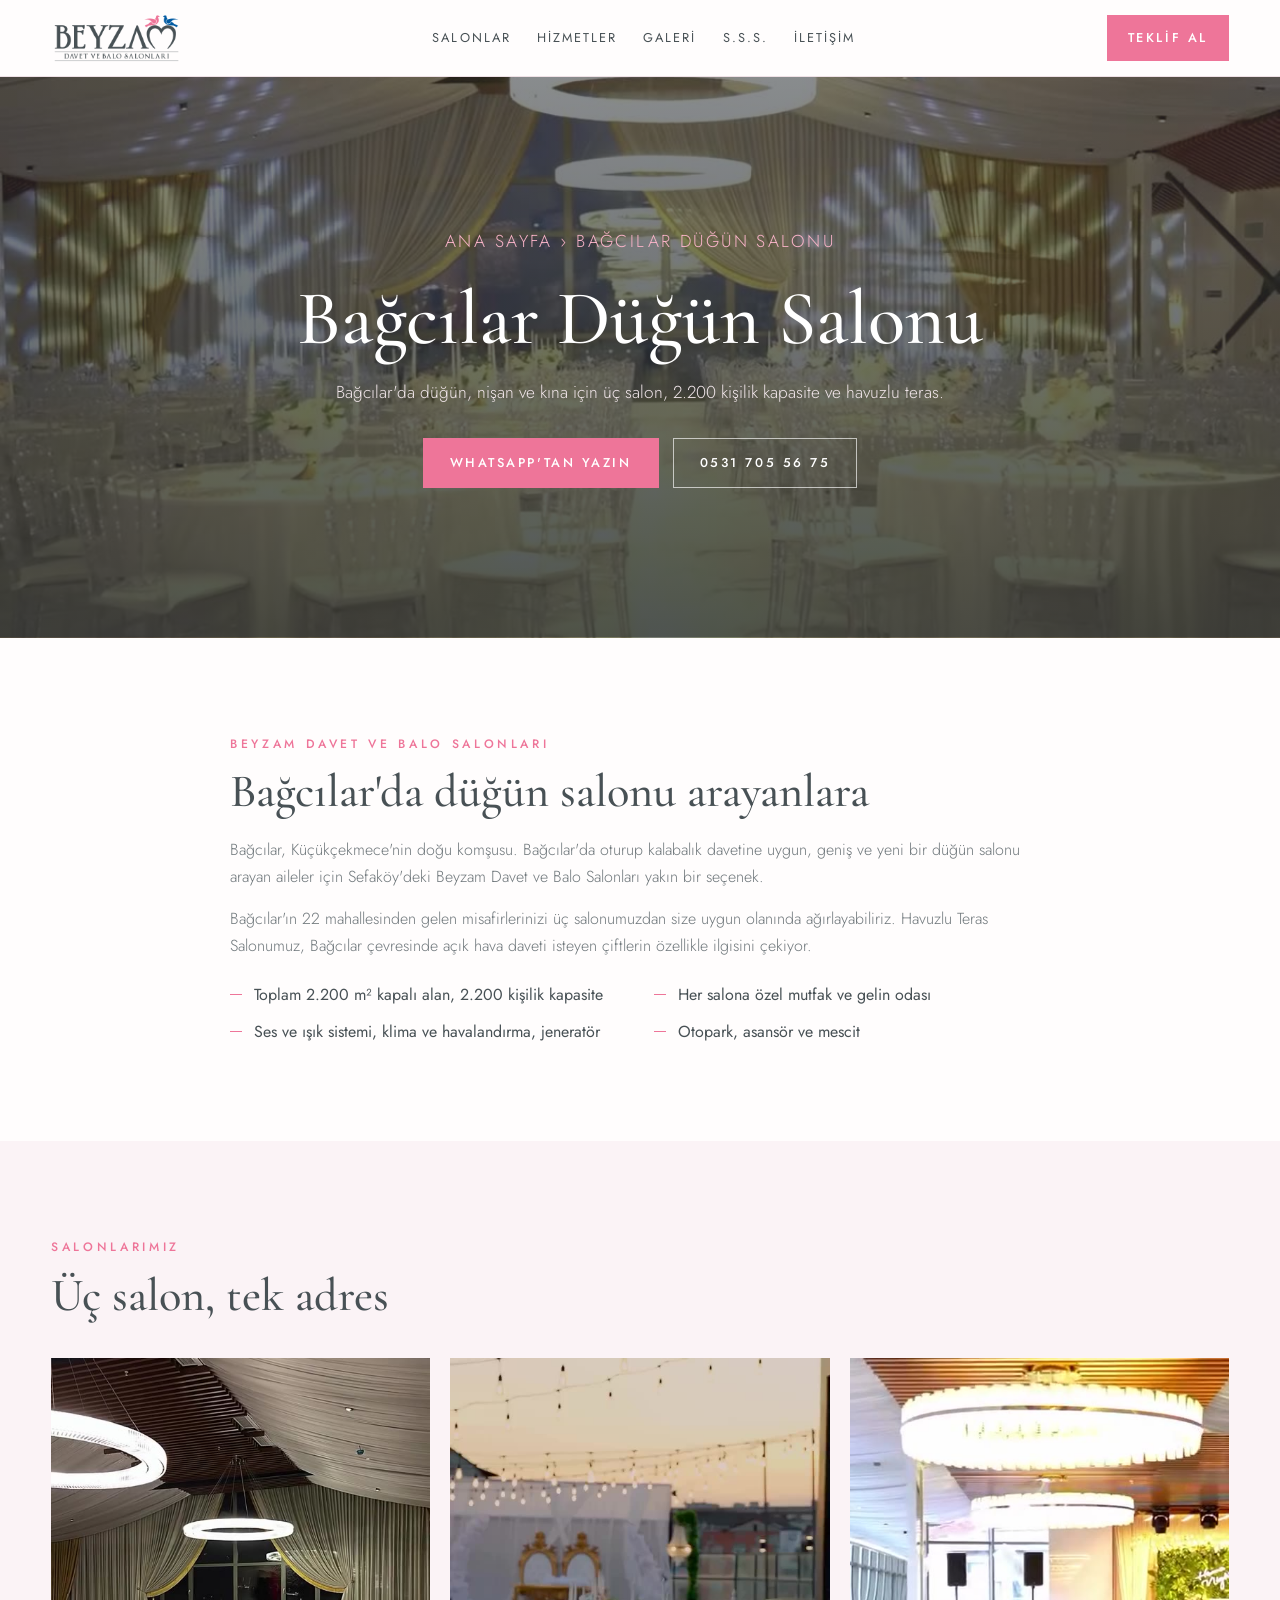
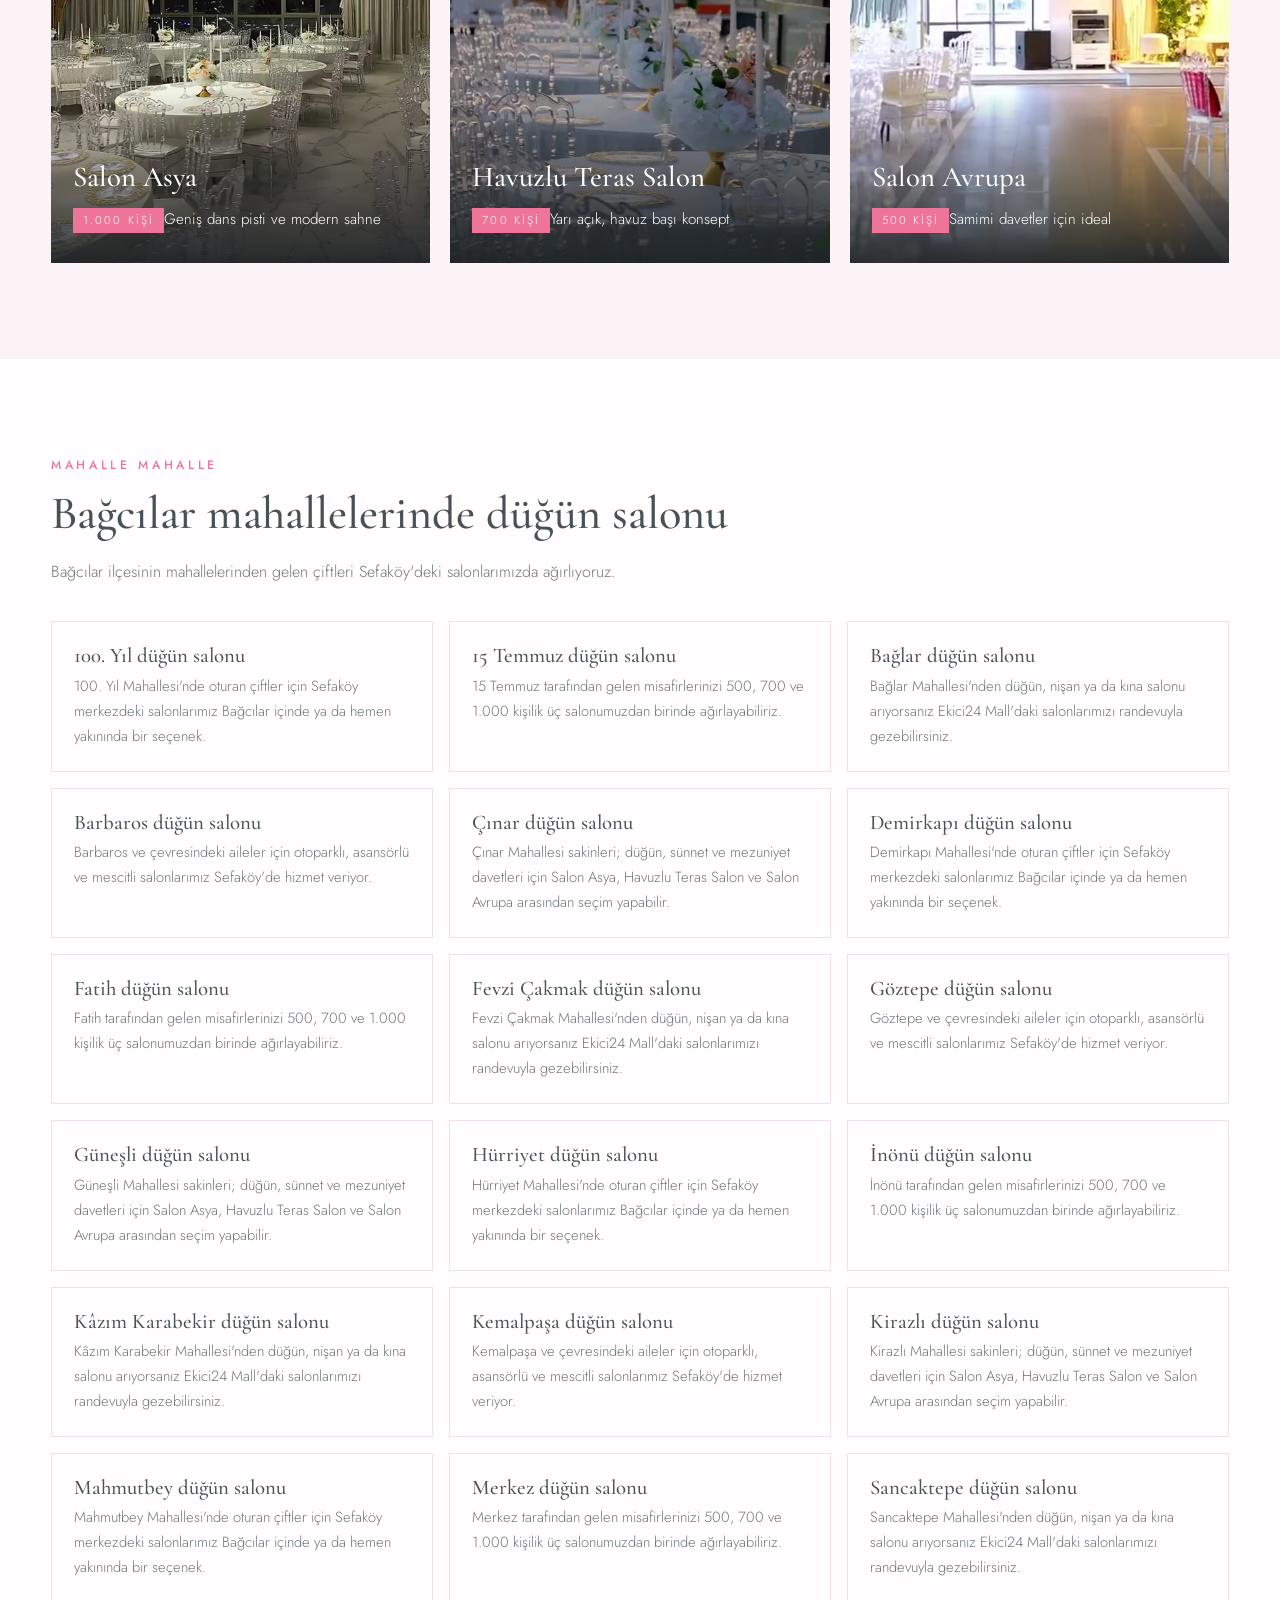
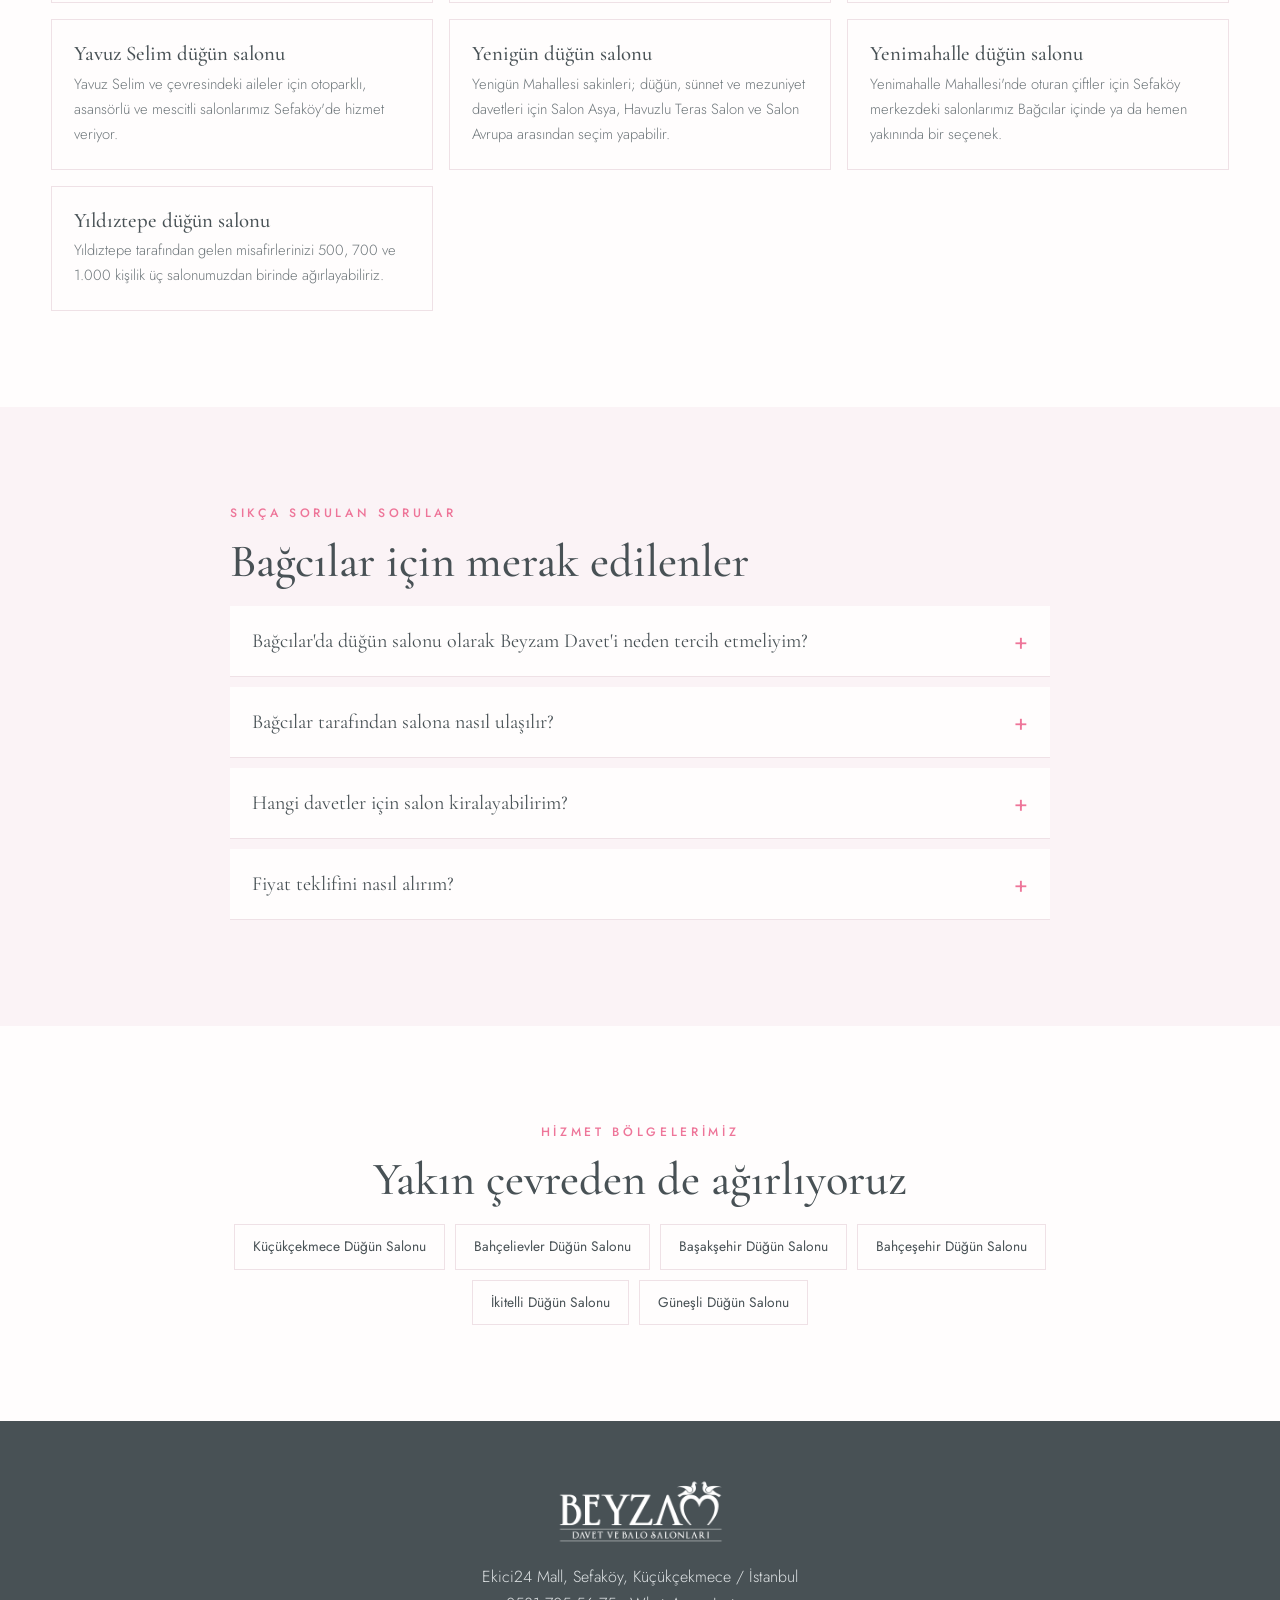
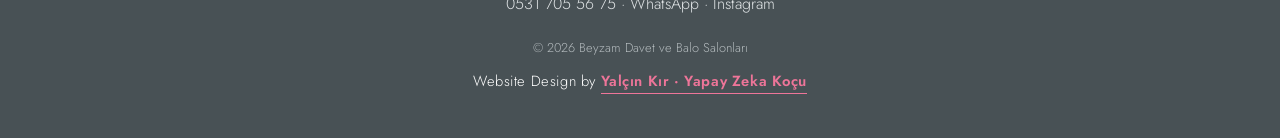
<file: bagcilar-dugun-salonu/index.html>
<!DOCTYPE html>
<html lang="tr"><head><meta charset="utf-8"><meta name="viewport" content="width=device-width, initial-scale=1">
<title>Bağcılar Düğün Salonu | Beyzam Davet ve Balo Salonları</title>
<meta name="description" content="Bağcılar'da düğün salonu mu arıyorsunuz? Beyzam Davet, Sefaköy Ekici24: Salon Asya 1.000, Havuzlu Teras 700, Salon Avrupa 500 kişi. Teklif alın.">
<meta name="robots" content="index, follow, max-image-preview:large">
<link rel="canonical" href="https://beyzamdavet.com/bagcilar-dugun-salonu/">
<meta property="og:locale" content="tr_TR"><meta property="og:type" content="website"><meta property="og:site_name" content="Beyzam Davet ve Balo Salonları">
<meta property="og:url" content="https://beyzamdavet.com/bagcilar-dugun-salonu/"><meta property="og:title" content="Bağcılar Düğün Salonu | Beyzam Davet ve Balo Salonları"><meta property="og:description" content="Bağcılar'da düğün salonu mu arıyorsunuz? Beyzam Davet, Sefaköy Ekici24: Salon Asya 1.000, Havuzlu Teras 700, Salon Avrupa 500 kişi. Teklif alın."><meta property="og:image" content="https://beyzamdavet.com/img/og.jpg">
<meta name="twitter:card" content="summary_large_image"><meta name="theme-color" content="#485155">
<link rel="icon" type="image/png" href="/img/favicon.png">
<script type="application/ld+json">[{"@context": "https://schema.org", "@type": ["EventVenue", "LocalBusiness"], "@id": "https://beyzamdavet.com/#salon", "name": "Beyzam Davet ve Balo Salonları", "url": "https://beyzamdavet.com/", "image": "https://beyzamdavet.com/img/og.jpg", "telephone": "+905317055675", "address": {"@type": "PostalAddress", "streetAddress": "Ekici24 Mall, Sefaköy", "addressLocality": "Küçükçekmece", "addressRegion": "İstanbul", "addressCountry": "TR"}, "maximumAttendeeCapacity": 2200, "areaServed": [{"@type": "Place", "name": "Bağcılar, İstanbul"}, {"@type": "Place", "name": "100. Yıl Mahallesi, Bağcılar"}, {"@type": "Place", "name": "15 Temmuz Mahallesi, Bağcılar"}, {"@type": "Place", "name": "Bağlar Mahallesi, Bağcılar"}, {"@type": "Place", "name": "Barbaros Mahallesi, Bağcılar"}, {"@type": "Place", "name": "Çınar Mahallesi, Bağcılar"}, {"@type": "Place", "name": "Demirkapı Mahallesi, Bağcılar"}, {"@type": "Place", "name": "Fatih Mahallesi, Bağcılar"}, {"@type": "Place", "name": "Fevzi Çakmak Mahallesi, Bağcılar"}, {"@type": "Place", "name": "Göztepe Mahallesi, Bağcılar"}, {"@type": "Place", "name": "Güneşli Mahallesi, Bağcılar"}, {"@type": "Place", "name": "Hürriyet Mahallesi, Bağcılar"}, {"@type": "Place", "name": "İnönü Mahallesi, Bağcılar"}, {"@type": "Place", "name": "Kâzım Karabekir Mahallesi, Bağcılar"}, {"@type": "Place", "name": "Kemalpaşa Mahallesi, Bağcılar"}, {"@type": "Place", "name": "Kirazlı Mahallesi, Bağcılar"}, {"@type": "Place", "name": "Mahmutbey Mahallesi, Bağcılar"}, {"@type": "Place", "name": "Merkez Mahallesi, Bağcılar"}, {"@type": "Place", "name": "Sancaktepe Mahallesi, Bağcılar"}, {"@type": "Place", "name": "Yavuz Selim Mahallesi, Bağcılar"}, {"@type": "Place", "name": "Yenigün Mahallesi, Bağcılar"}, {"@type": "Place", "name": "Yenimahalle Mahallesi, Bağcılar"}, {"@type": "Place", "name": "Yıldıztepe Mahallesi, Bağcılar"}]}, {"@context": "https://schema.org", "@type": "BreadcrumbList", "itemListElement": [{"@type": "ListItem", "position": 1, "name": "Ana Sayfa", "item": "https://beyzamdavet.com/"}, {"@type": "ListItem", "position": 2, "name": "Bağcılar Düğün Salonu", "item": "https://beyzamdavet.com/bagcilar-dugun-salonu/"}]}, {"@context": "https://schema.org", "@type": "FAQPage", "mainEntity": [{"@type": "Question", "name": "Bağcılar'da düğün salonu olarak Beyzam Davet'i neden tercih etmeliyim?", "acceptedAnswer": {"@type": "Answer", "text": "Sefaköy merkezde, Ekici24 Mall içinde 2.200 m² kapalı alanda üç salonumuz var: Salon Asya (1.000 kişi), Havuzlu Teras Salon (700 kişi) ve Salon Avrupa (500 kişi). Her salonun kendi mutfağı, gelin odası, ses ve ışık sistemi bulunuyor."}}, {"@type": "Question", "name": "Bağcılar tarafından salona nasıl ulaşılır?", "acceptedAnswer": {"@type": "Answer", "text": "Adresimiz: Ekici24 Mall, Sefaköy, Küçükçekmece / İstanbul. Ana sayfamızdaki harita ve “Yol Tarifi” bağlantısıyla konumumuzu açabilirsiniz. Tesisimizde otopark bulunuyor."}}, {"@type": "Question", "name": "Hangi davetler için salon kiralayabilirim?", "acceptedAnswer": {"@type": "Answer", "text": "Düğün, nişan, söz, kına gecesi, nikah, sünnet düğünü, mezuniyet, kurumsal davet, gala, lansman ve kokteyl organizasyonları düzenliyoruz."}}, {"@type": "Question", "name": "Fiyat teklifini nasıl alırım?", "acceptedAnswer": {"@type": "Answer", "text": "0531 705 56 75 numaralı telefondan arayabilir ya da WhatsApp'tan yazabilirsiniz. Tarih, salon ve kişi sayısına göre size özel teklif hazırlıyoruz."}}]}]</script>
<link rel="preconnect" href="https://fonts.googleapis.com"><link rel="preconnect" href="https://fonts.gstatic.com" crossorigin>
<link href="https://fonts.googleapis.com/css2?family=Cormorant+Garamond:ital,wght@0,500;0,600;1,500&family=Jost:wght@300;400;500;600&display=swap" rel="stylesheet">
<link rel="stylesheet" href="/bolge.css">
</head><body>
<header class="nav"><div class="wrap"><a href="/" class="logo"><img src="/img/logo.png" alt="Beyzam Davet ve Balo Salonları" width="150" height="60"></a>
<nav><a href="/#salonlar">Salonlar</a><a href="/#hizmetler">Hizmetler</a><a href="/#galeri">Galeri</a><a href="/#sss">S.S.S.</a><a href="/#iletisim">İletişim</a></nav>
<a class="btn fill" href="/#iletisim">Teklif Al</a></div></header>
<main>
<section class="hero" style="background-image:linear-gradient(180deg,rgba(40,46,49,.55),rgba(40,46,49,.82)),url(/img/og.jpg)"><div class="wrap">
<p class="crumb"><a href="/">Ana Sayfa</a> › Bağcılar Düğün Salonu</p>
<h1>Bağcılar Düğün Salonu</h1>
<p>Bağcılar'da düğün, nişan ve kına için üç salon, 2.200 kişilik kapasite ve havuzlu teras.</p>
<div class="cta"><a class="btn fill" href="https://wa.me/905317055675?text=Merhaba,%20Bağcılar%20tarafından%20yazıyorum.%20Düğün%20salonu%20için%20bilgi%20almak%20istiyorum." target="_blank" rel="noopener">WhatsApp'tan Yazın</a><a class="btn ghost" href="tel:+905317055675">0531 705 56 75</a></div></div></section>
<section><div class="wrap narrow"><span class="eyebrow">Beyzam Davet ve Balo Salonları</span><h2>Bağcılar'da düğün salonu arayanlara</h2><p>Bağcılar, Küçükçekmece'nin doğu komşusu. Bağcılar'da oturup kalabalık davetine uygun, geniş ve yeni bir düğün salonu arayan aileler için Sefaköy'deki Beyzam Davet ve Balo Salonları yakın bir seçenek.</p><p>Bağcılar'ın 22 mahallesinden gelen misafirlerinizi üç salonumuzdan size uygun olanında ağırlayabiliriz. Havuzlu Teras Salonumuz, Bağcılar çevresinde açık hava daveti isteyen çiftlerin özellikle ilgisini çekiyor.</p>
<ul class="ticks"><li>Toplam 2.200 m² kapalı alan, 2.200 kişilik kapasite</li><li>Her salona özel mutfak ve gelin odası</li><li>Ses ve ışık sistemi, klima ve havalandırma, jeneratör</li><li>Otopark, asansör ve mescit</li></ul></div></section>
<section class="alt"><div class="wrap"><span class="eyebrow">Salonlarımız</span><h2>Üç salon, tek adres</h2><div class="halls"><a class="hall" href="/#salonlar"><img src="/img/salon-asya.jpg" alt="Salon Asya, Bağcılar düğün salonu" loading="lazy" width="540" height="960"><span><b>Salon Asya</b><i>1.000 kişi</i>Geniş dans pisti ve modern sahne</span></a><a class="hall" href="/#salonlar"><img src="/img/hero.jpg" alt="Havuzlu Teras Salon, Bağcılar düğün salonu" loading="lazy" width="540" height="960"><span><b>Havuzlu Teras Salon</b><i>700 kişi</i>Yarı açık, havuz başı konsept</span></a><a class="hall" href="/#salonlar"><img src="/img/salon-avrupa.jpg" alt="Salon Avrupa, Bağcılar düğün salonu" loading="lazy" width="540" height="960"><span><b>Salon Avrupa</b><i>500 kişi</i>Samimi davetler için ideal</span></a></div></div></section>
<section><div class="wrap"><span class="eyebrow">Mahalle Mahalle</span><h2>Bağcılar mahallelerinde düğün salonu</h2><p class="lead">Bağcılar ilçesinin mahallelerinden gelen çiftleri Sefaköy'deki salonlarımızda ağırlıyoruz.</p><div class="mah"><article><h3>100. Yıl düğün salonu</h3><p>100. Yıl Mahallesi'nde oturan çiftler için Sefaköy merkezdeki salonlarımız Bağcılar içinde ya da hemen yakınında bir seçenek.</p></article><article><h3>15 Temmuz düğün salonu</h3><p>15 Temmuz tarafından gelen misafirlerinizi 500, 700 ve 1.000 kişilik üç salonumuzdan birinde ağırlayabiliriz.</p></article><article><h3>Bağlar düğün salonu</h3><p>Bağlar Mahallesi'nden düğün, nişan ya da kına salonu arıyorsanız Ekici24 Mall'daki salonlarımızı randevuyla gezebilirsiniz.</p></article><article><h3>Barbaros düğün salonu</h3><p>Barbaros ve çevresindeki aileler için otoparklı, asansörlü ve mescitli salonlarımız Sefaköy'de hizmet veriyor.</p></article><article><h3>Çınar düğün salonu</h3><p>Çınar Mahallesi sakinleri; düğün, sünnet ve mezuniyet davetleri için Salon Asya, Havuzlu Teras Salon ve Salon Avrupa arasından seçim yapabilir.</p></article><article><h3>Demirkapı düğün salonu</h3><p>Demirkapı Mahallesi'nde oturan çiftler için Sefaköy merkezdeki salonlarımız Bağcılar içinde ya da hemen yakınında bir seçenek.</p></article><article><h3>Fatih düğün salonu</h3><p>Fatih tarafından gelen misafirlerinizi 500, 700 ve 1.000 kişilik üç salonumuzdan birinde ağırlayabiliriz.</p></article><article><h3>Fevzi Çakmak düğün salonu</h3><p>Fevzi Çakmak Mahallesi'nden düğün, nişan ya da kına salonu arıyorsanız Ekici24 Mall'daki salonlarımızı randevuyla gezebilirsiniz.</p></article><article><h3>Göztepe düğün salonu</h3><p>Göztepe ve çevresindeki aileler için otoparklı, asansörlü ve mescitli salonlarımız Sefaköy'de hizmet veriyor.</p></article><article><h3>Güneşli düğün salonu</h3><p>Güneşli Mahallesi sakinleri; düğün, sünnet ve mezuniyet davetleri için Salon Asya, Havuzlu Teras Salon ve Salon Avrupa arasından seçim yapabilir.</p></article><article><h3>Hürriyet düğün salonu</h3><p>Hürriyet Mahallesi'nde oturan çiftler için Sefaköy merkezdeki salonlarımız Bağcılar içinde ya da hemen yakınında bir seçenek.</p></article><article><h3>İnönü düğün salonu</h3><p>İnönü tarafından gelen misafirlerinizi 500, 700 ve 1.000 kişilik üç salonumuzdan birinde ağırlayabiliriz.</p></article><article><h3>Kâzım Karabekir düğün salonu</h3><p>Kâzım Karabekir Mahallesi'nden düğün, nişan ya da kına salonu arıyorsanız Ekici24 Mall'daki salonlarımızı randevuyla gezebilirsiniz.</p></article><article><h3>Kemalpaşa düğün salonu</h3><p>Kemalpaşa ve çevresindeki aileler için otoparklı, asansörlü ve mescitli salonlarımız Sefaköy'de hizmet veriyor.</p></article><article><h3>Kirazlı düğün salonu</h3><p>Kirazlı Mahallesi sakinleri; düğün, sünnet ve mezuniyet davetleri için Salon Asya, Havuzlu Teras Salon ve Salon Avrupa arasından seçim yapabilir.</p></article><article><h3>Mahmutbey düğün salonu</h3><p>Mahmutbey Mahallesi'nde oturan çiftler için Sefaköy merkezdeki salonlarımız Bağcılar içinde ya da hemen yakınında bir seçenek.</p></article><article><h3>Merkez düğün salonu</h3><p>Merkez tarafından gelen misafirlerinizi 500, 700 ve 1.000 kişilik üç salonumuzdan birinde ağırlayabiliriz.</p></article><article><h3>Sancaktepe düğün salonu</h3><p>Sancaktepe Mahallesi'nden düğün, nişan ya da kına salonu arıyorsanız Ekici24 Mall'daki salonlarımızı randevuyla gezebilirsiniz.</p></article><article><h3>Yavuz Selim düğün salonu</h3><p>Yavuz Selim ve çevresindeki aileler için otoparklı, asansörlü ve mescitli salonlarımız Sefaköy'de hizmet veriyor.</p></article><article><h3>Yenigün düğün salonu</h3><p>Yenigün Mahallesi sakinleri; düğün, sünnet ve mezuniyet davetleri için Salon Asya, Havuzlu Teras Salon ve Salon Avrupa arasından seçim yapabilir.</p></article><article><h3>Yenimahalle düğün salonu</h3><p>Yenimahalle Mahallesi'nde oturan çiftler için Sefaköy merkezdeki salonlarımız Bağcılar içinde ya da hemen yakınında bir seçenek.</p></article><article><h3>Yıldıztepe düğün salonu</h3><p>Yıldıztepe tarafından gelen misafirlerinizi 500, 700 ve 1.000 kişilik üç salonumuzdan birinde ağırlayabiliriz.</p></article></div></div></section>
<section class="alt"><div class="wrap narrow"><span class="eyebrow">Sıkça Sorulan Sorular</span><h2>Bağcılar için merak edilenler</h2><details><summary>Bağcılar'da düğün salonu olarak Beyzam Davet'i neden tercih etmeliyim?</summary><p>Sefaköy merkezde, Ekici24 Mall içinde 2.200 m² kapalı alanda üç salonumuz var: Salon Asya (1.000 kişi), Havuzlu Teras Salon (700 kişi) ve Salon Avrupa (500 kişi). Her salonun kendi mutfağı, gelin odası, ses ve ışık sistemi bulunuyor.</p></details><details><summary>Bağcılar tarafından salona nasıl ulaşılır?</summary><p>Adresimiz: Ekici24 Mall, Sefaköy, Küçükçekmece / İstanbul. Ana sayfamızdaki harita ve “Yol Tarifi” bağlantısıyla konumumuzu açabilirsiniz. Tesisimizde otopark bulunuyor.</p></details><details><summary>Hangi davetler için salon kiralayabilirim?</summary><p>Düğün, nişan, söz, kına gecesi, nikah, sünnet düğünü, mezuniyet, kurumsal davet, gala, lansman ve kokteyl organizasyonları düzenliyoruz.</p></details><details><summary>Fiyat teklifini nasıl alırım?</summary><p>0531 705 56 75 numaralı telefondan arayabilir ya da WhatsApp'tan yazabilirsiniz. Tarih, salon ve kişi sayısına göre size özel teklif hazırlıyoruz.</p></details></div></section>
<section><div class="wrap narrow center"><span class="eyebrow">Hizmet Bölgelerimiz</span><h2>Yakın çevreden de ağırlıyoruz</h2><div class="chips"><a href="/kucukcekmece-dugun-salonu/">Küçükçekmece Düğün Salonu</a><a href="/bahcelievler-dugun-salonu/">Bahçelievler Düğün Salonu</a><a href="/basaksehir-dugun-salonu/">Başakşehir Düğün Salonu</a><a href="/bahcesehir-dugun-salonu/">Bahçeşehir Düğün Salonu</a><a href="/ikitelli-dugun-salonu/">İkitelli Düğün Salonu</a><a href="/gunesli-dugun-salonu/">Güneşli Düğün Salonu</a></div></div></section>
</main>
<footer><div class="wrap"><img src="/img/logo-beyaz.png" alt="Beyzam Davet ve Balo Salonları" width="170" height="68"><p>Ekici24 Mall, Sefaköy, Küçükçekmece / İstanbul<br><a href="tel:+905317055675">0531 705 56 75</a> · <a href="https://wa.me/905317055675?text=Merhaba,%20Bağcılar%20tarafından%20yazıyorum.%20Düğün%20salonu%20için%20bilgi%20almak%20istiyorum." target="_blank" rel="noopener">WhatsApp</a> · <a href="https://www.instagram.com/beyzamdavetkurumsal/" target="_blank" rel="noopener">Instagram</a></p><p class="copy">© 2026 Beyzam Davet ve Balo Salonları<br><span class="credit">Website Design by <a href="https://wa.me/905458506838" target="_blank" rel="noopener">Yalçın Kır · Yapay Zeka Koçu</a></span></p></div></footer>
<div class="mobilebar"><a href="tel:+905317055675">Hemen Ara</a><a href="https://wa.me/905317055675?text=Merhaba,%20Bağcılar%20tarafından%20yazıyorum.%20Düğün%20salonu%20için%20bilgi%20almak%20istiyorum." target="_blank" rel="noopener">WhatsApp</a></div>
</body></html>
</file>
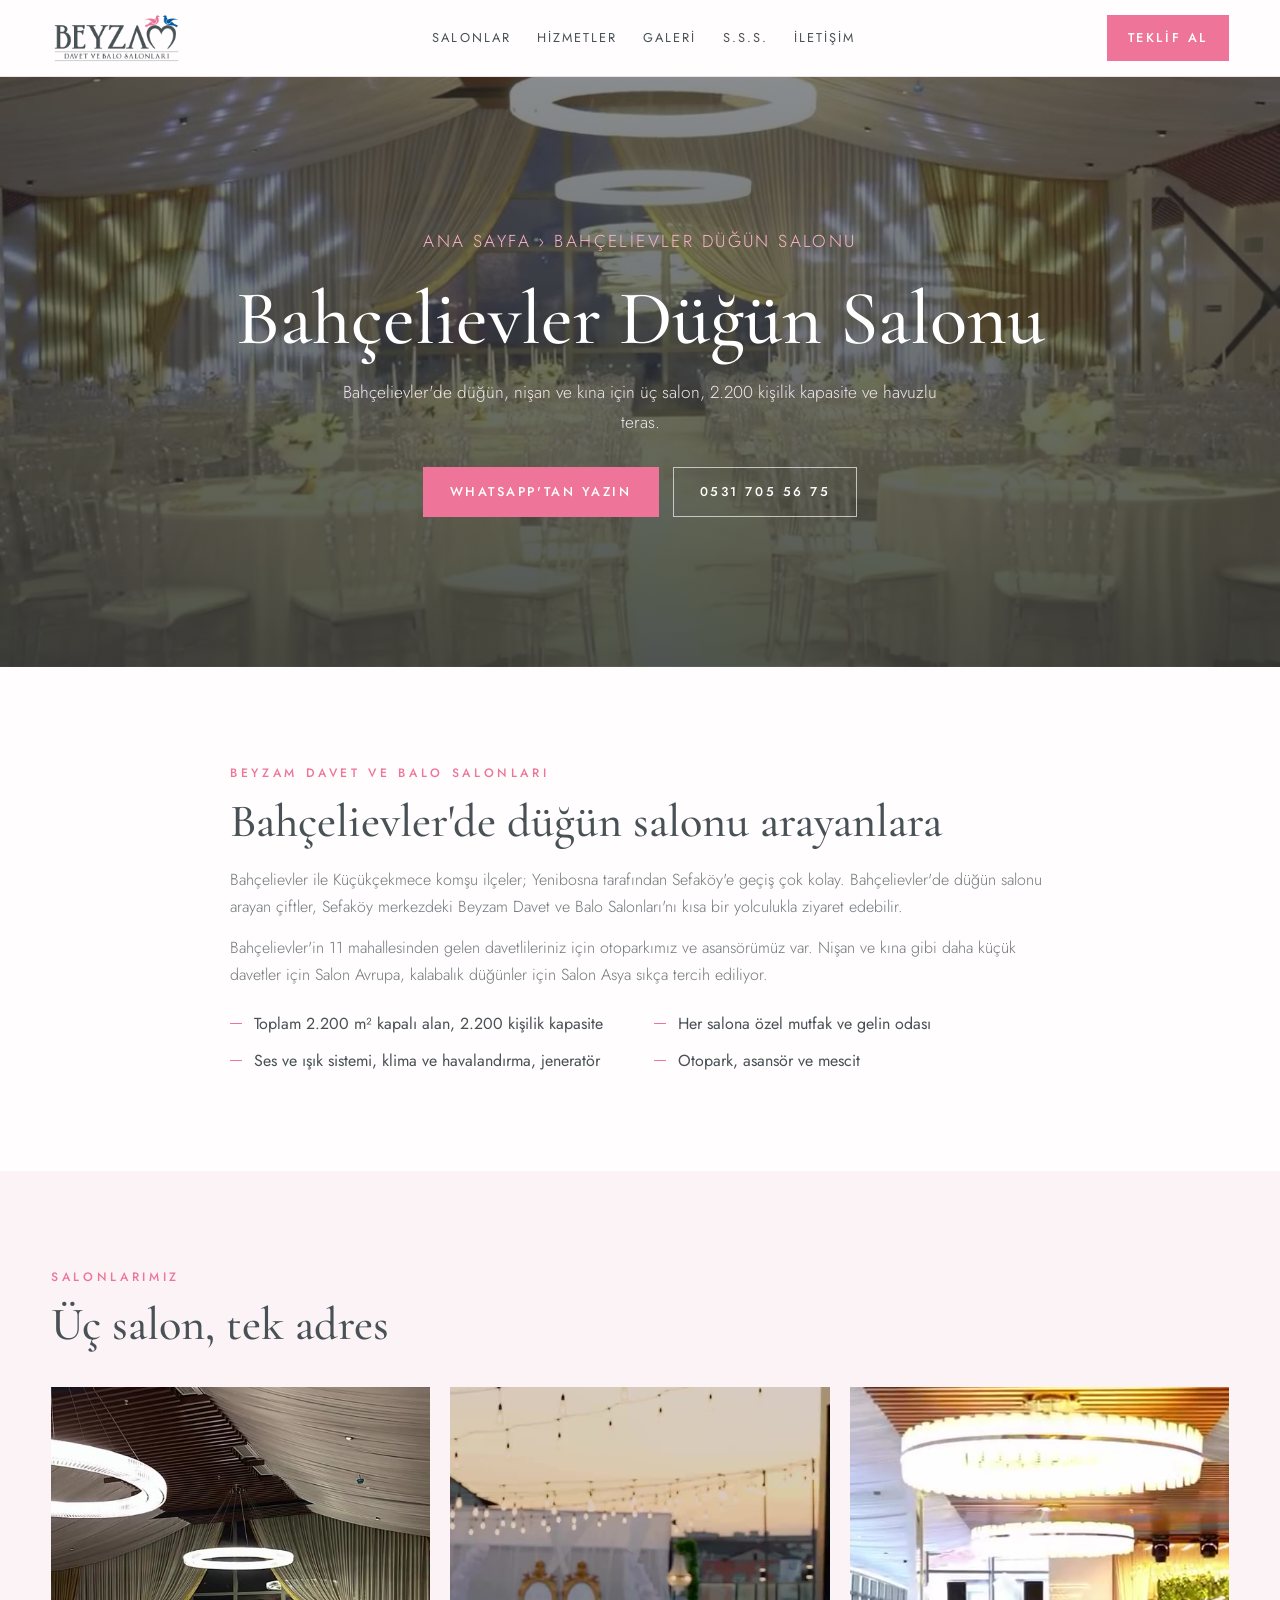
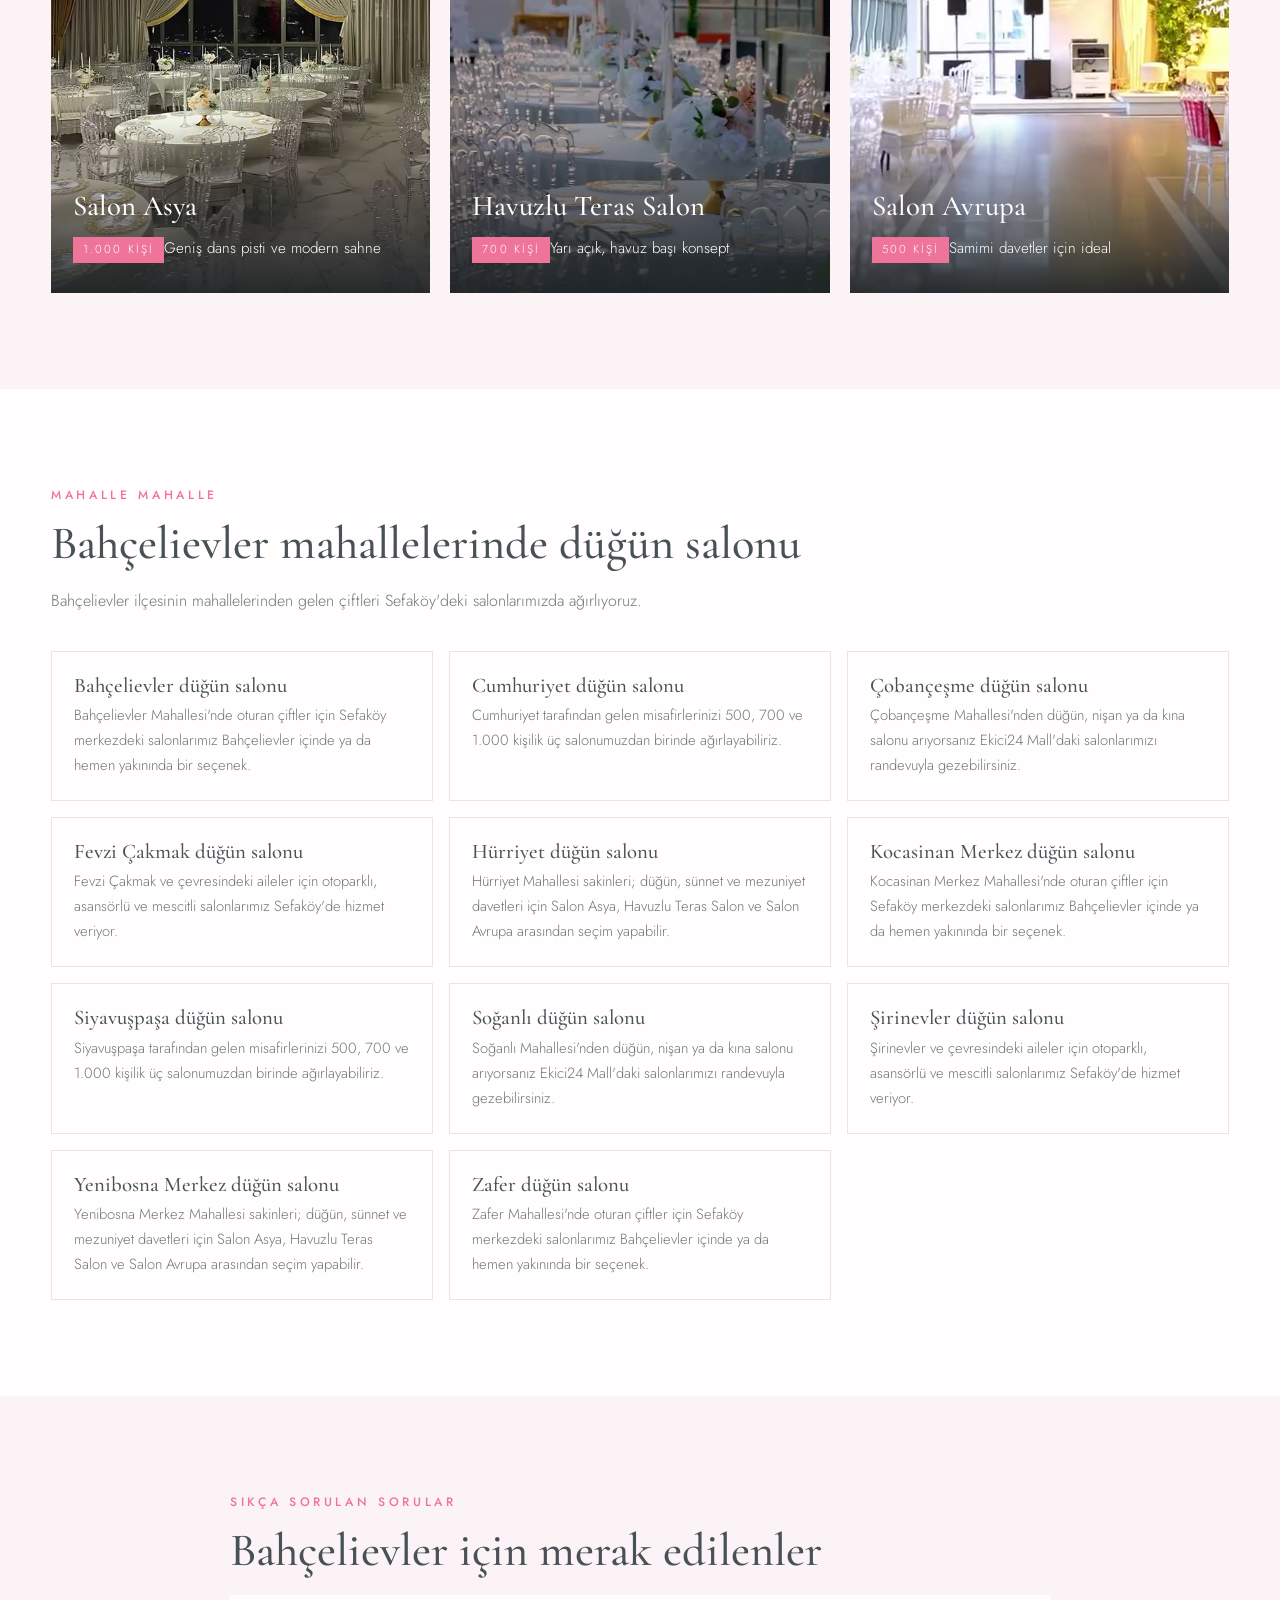
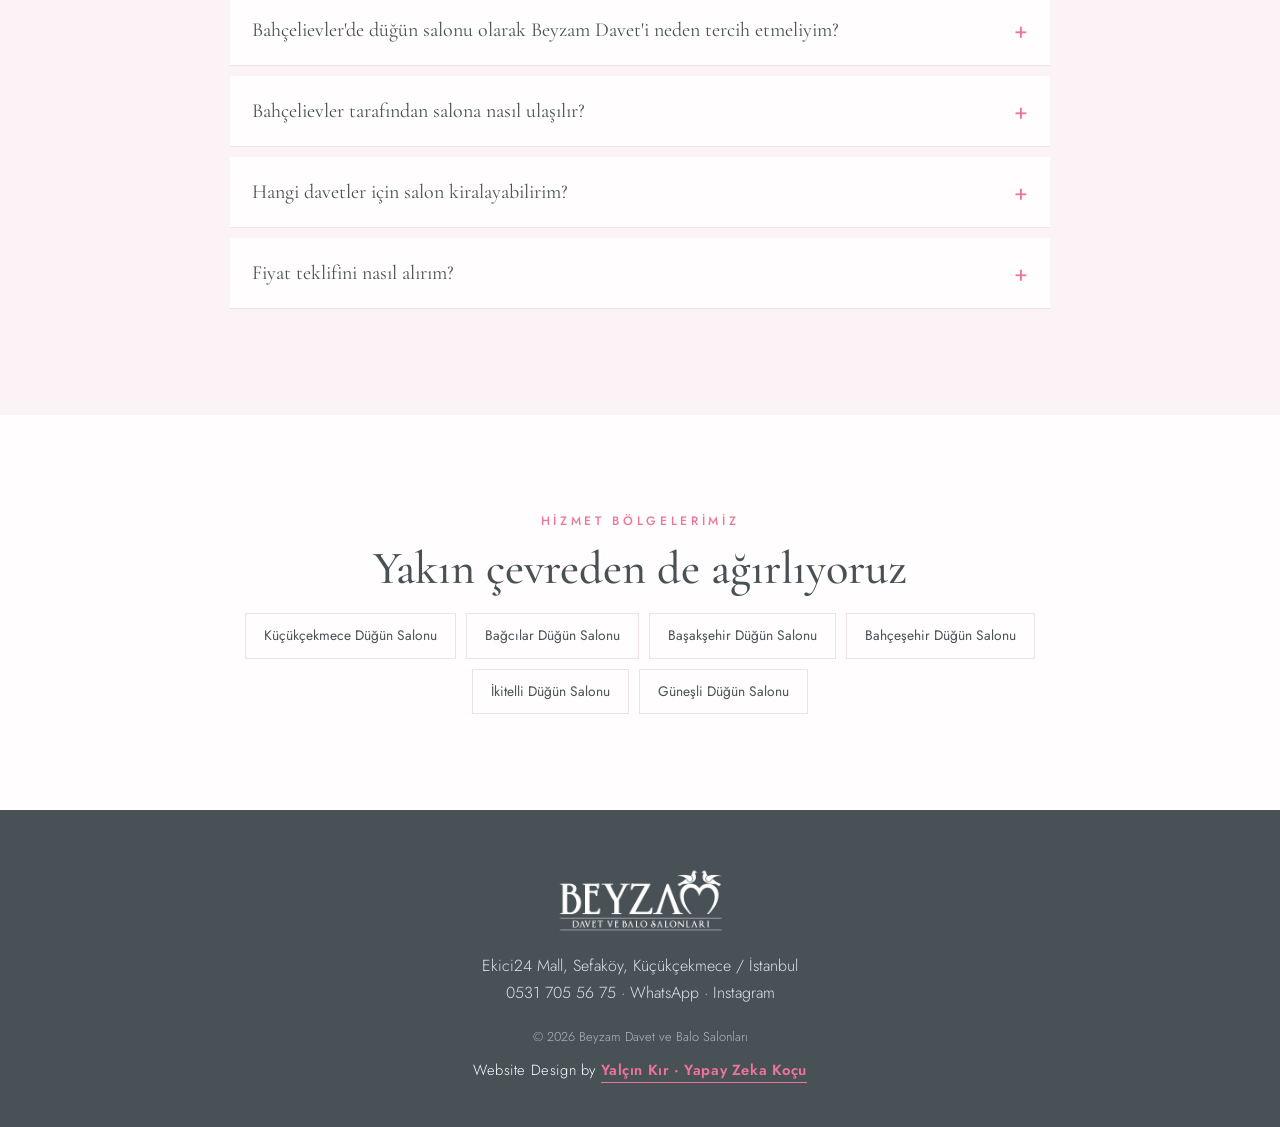
<file: bahcelievler-dugun-salonu/index.html>
<!DOCTYPE html>
<html lang="tr"><head><meta charset="utf-8"><meta name="viewport" content="width=device-width, initial-scale=1">
<title>Bahçelievler Düğün Salonu | Beyzam Davet ve Balo Salonları</title>
<meta name="description" content="Bahçelievler'de düğün salonu mu arıyorsunuz? Beyzam Davet, Sefaköy Ekici24: Salon Asya 1.000, Havuzlu Teras 700, Salon Avrupa 500 kişi. Teklif alın.">
<meta name="robots" content="index, follow, max-image-preview:large">
<link rel="canonical" href="https://beyzamdavet.com/bahcelievler-dugun-salonu/">
<meta property="og:locale" content="tr_TR"><meta property="og:type" content="website"><meta property="og:site_name" content="Beyzam Davet ve Balo Salonları">
<meta property="og:url" content="https://beyzamdavet.com/bahcelievler-dugun-salonu/"><meta property="og:title" content="Bahçelievler Düğün Salonu | Beyzam Davet ve Balo Salonları"><meta property="og:description" content="Bahçelievler'de düğün salonu mu arıyorsunuz? Beyzam Davet, Sefaköy Ekici24: Salon Asya 1.000, Havuzlu Teras 700, Salon Avrupa 500 kişi. Teklif alın."><meta property="og:image" content="https://beyzamdavet.com/img/og.jpg">
<meta name="twitter:card" content="summary_large_image"><meta name="theme-color" content="#485155">
<link rel="icon" type="image/png" href="/img/favicon.png">
<script type="application/ld+json">[{"@context": "https://schema.org", "@type": ["EventVenue", "LocalBusiness"], "@id": "https://beyzamdavet.com/#salon", "name": "Beyzam Davet ve Balo Salonları", "url": "https://beyzamdavet.com/", "image": "https://beyzamdavet.com/img/og.jpg", "telephone": "+905317055675", "address": {"@type": "PostalAddress", "streetAddress": "Ekici24 Mall, Sefaköy", "addressLocality": "Küçükçekmece", "addressRegion": "İstanbul", "addressCountry": "TR"}, "maximumAttendeeCapacity": 2200, "areaServed": [{"@type": "Place", "name": "Bahçelievler, İstanbul"}, {"@type": "Place", "name": "Bahçelievler Mahallesi, Bahçelievler"}, {"@type": "Place", "name": "Cumhuriyet Mahallesi, Bahçelievler"}, {"@type": "Place", "name": "Çobançeşme Mahallesi, Bahçelievler"}, {"@type": "Place", "name": "Fevzi Çakmak Mahallesi, Bahçelievler"}, {"@type": "Place", "name": "Hürriyet Mahallesi, Bahçelievler"}, {"@type": "Place", "name": "Kocasinan Merkez Mahallesi, Bahçelievler"}, {"@type": "Place", "name": "Siyavuşpaşa Mahallesi, Bahçelievler"}, {"@type": "Place", "name": "Soğanlı Mahallesi, Bahçelievler"}, {"@type": "Place", "name": "Şirinevler Mahallesi, Bahçelievler"}, {"@type": "Place", "name": "Yenibosna Merkez Mahallesi, Bahçelievler"}, {"@type": "Place", "name": "Zafer Mahallesi, Bahçelievler"}]}, {"@context": "https://schema.org", "@type": "BreadcrumbList", "itemListElement": [{"@type": "ListItem", "position": 1, "name": "Ana Sayfa", "item": "https://beyzamdavet.com/"}, {"@type": "ListItem", "position": 2, "name": "Bahçelievler Düğün Salonu", "item": "https://beyzamdavet.com/bahcelievler-dugun-salonu/"}]}, {"@context": "https://schema.org", "@type": "FAQPage", "mainEntity": [{"@type": "Question", "name": "Bahçelievler'de düğün salonu olarak Beyzam Davet'i neden tercih etmeliyim?", "acceptedAnswer": {"@type": "Answer", "text": "Sefaköy merkezde, Ekici24 Mall içinde 2.200 m² kapalı alanda üç salonumuz var: Salon Asya (1.000 kişi), Havuzlu Teras Salon (700 kişi) ve Salon Avrupa (500 kişi). Her salonun kendi mutfağı, gelin odası, ses ve ışık sistemi bulunuyor."}}, {"@type": "Question", "name": "Bahçelievler tarafından salona nasıl ulaşılır?", "acceptedAnswer": {"@type": "Answer", "text": "Adresimiz: Ekici24 Mall, Sefaköy, Küçükçekmece / İstanbul. Ana sayfamızdaki harita ve “Yol Tarifi” bağlantısıyla konumumuzu açabilirsiniz. Tesisimizde otopark bulunuyor."}}, {"@type": "Question", "name": "Hangi davetler için salon kiralayabilirim?", "acceptedAnswer": {"@type": "Answer", "text": "Düğün, nişan, söz, kına gecesi, nikah, sünnet düğünü, mezuniyet, kurumsal davet, gala, lansman ve kokteyl organizasyonları düzenliyoruz."}}, {"@type": "Question", "name": "Fiyat teklifini nasıl alırım?", "acceptedAnswer": {"@type": "Answer", "text": "0531 705 56 75 numaralı telefondan arayabilir ya da WhatsApp'tan yazabilirsiniz. Tarih, salon ve kişi sayısına göre size özel teklif hazırlıyoruz."}}]}]</script>
<link rel="preconnect" href="https://fonts.googleapis.com"><link rel="preconnect" href="https://fonts.gstatic.com" crossorigin>
<link href="https://fonts.googleapis.com/css2?family=Cormorant+Garamond:ital,wght@0,500;0,600;1,500&family=Jost:wght@300;400;500;600&display=swap" rel="stylesheet">
<link rel="stylesheet" href="/bolge.css">
</head><body>
<header class="nav"><div class="wrap"><a href="/" class="logo"><img src="/img/logo.png" alt="Beyzam Davet ve Balo Salonları" width="150" height="60"></a>
<nav><a href="/#salonlar">Salonlar</a><a href="/#hizmetler">Hizmetler</a><a href="/#galeri">Galeri</a><a href="/#sss">S.S.S.</a><a href="/#iletisim">İletişim</a></nav>
<a class="btn fill" href="/#iletisim">Teklif Al</a></div></header>
<main>
<section class="hero" style="background-image:linear-gradient(180deg,rgba(40,46,49,.55),rgba(40,46,49,.82)),url(/img/og.jpg)"><div class="wrap">
<p class="crumb"><a href="/">Ana Sayfa</a> › Bahçelievler Düğün Salonu</p>
<h1>Bahçelievler Düğün Salonu</h1>
<p>Bahçelievler'de düğün, nişan ve kına için üç salon, 2.200 kişilik kapasite ve havuzlu teras.</p>
<div class="cta"><a class="btn fill" href="https://wa.me/905317055675?text=Merhaba,%20Bahçelievler%20tarafından%20yazıyorum.%20Düğün%20salonu%20için%20bilgi%20almak%20istiyorum." target="_blank" rel="noopener">WhatsApp'tan Yazın</a><a class="btn ghost" href="tel:+905317055675">0531 705 56 75</a></div></div></section>
<section><div class="wrap narrow"><span class="eyebrow">Beyzam Davet ve Balo Salonları</span><h2>Bahçelievler'de düğün salonu arayanlara</h2><p>Bahçelievler ile Küçükçekmece komşu ilçeler; Yenibosna tarafından Sefaköy'e geçiş çok kolay. Bahçelievler'de düğün salonu arayan çiftler, Sefaköy merkezdeki Beyzam Davet ve Balo Salonları'nı kısa bir yolculukla ziyaret edebilir.</p><p>Bahçelievler'in 11 mahallesinden gelen davetlileriniz için otoparkımız ve asansörümüz var. Nişan ve kına gibi daha küçük davetler için Salon Avrupa, kalabalık düğünler için Salon Asya sıkça tercih ediliyor.</p>
<ul class="ticks"><li>Toplam 2.200 m² kapalı alan, 2.200 kişilik kapasite</li><li>Her salona özel mutfak ve gelin odası</li><li>Ses ve ışık sistemi, klima ve havalandırma, jeneratör</li><li>Otopark, asansör ve mescit</li></ul></div></section>
<section class="alt"><div class="wrap"><span class="eyebrow">Salonlarımız</span><h2>Üç salon, tek adres</h2><div class="halls"><a class="hall" href="/#salonlar"><img src="/img/salon-asya.jpg" alt="Salon Asya, Bahçelievler düğün salonu" loading="lazy" width="540" height="960"><span><b>Salon Asya</b><i>1.000 kişi</i>Geniş dans pisti ve modern sahne</span></a><a class="hall" href="/#salonlar"><img src="/img/hero.jpg" alt="Havuzlu Teras Salon, Bahçelievler düğün salonu" loading="lazy" width="540" height="960"><span><b>Havuzlu Teras Salon</b><i>700 kişi</i>Yarı açık, havuz başı konsept</span></a><a class="hall" href="/#salonlar"><img src="/img/salon-avrupa.jpg" alt="Salon Avrupa, Bahçelievler düğün salonu" loading="lazy" width="540" height="960"><span><b>Salon Avrupa</b><i>500 kişi</i>Samimi davetler için ideal</span></a></div></div></section>
<section><div class="wrap"><span class="eyebrow">Mahalle Mahalle</span><h2>Bahçelievler mahallelerinde düğün salonu</h2><p class="lead">Bahçelievler ilçesinin mahallelerinden gelen çiftleri Sefaköy'deki salonlarımızda ağırlıyoruz.</p><div class="mah"><article><h3>Bahçelievler düğün salonu</h3><p>Bahçelievler Mahallesi'nde oturan çiftler için Sefaköy merkezdeki salonlarımız Bahçelievler içinde ya da hemen yakınında bir seçenek.</p></article><article><h3>Cumhuriyet düğün salonu</h3><p>Cumhuriyet tarafından gelen misafirlerinizi 500, 700 ve 1.000 kişilik üç salonumuzdan birinde ağırlayabiliriz.</p></article><article><h3>Çobançeşme düğün salonu</h3><p>Çobançeşme Mahallesi'nden düğün, nişan ya da kına salonu arıyorsanız Ekici24 Mall'daki salonlarımızı randevuyla gezebilirsiniz.</p></article><article><h3>Fevzi Çakmak düğün salonu</h3><p>Fevzi Çakmak ve çevresindeki aileler için otoparklı, asansörlü ve mescitli salonlarımız Sefaköy'de hizmet veriyor.</p></article><article><h3>Hürriyet düğün salonu</h3><p>Hürriyet Mahallesi sakinleri; düğün, sünnet ve mezuniyet davetleri için Salon Asya, Havuzlu Teras Salon ve Salon Avrupa arasından seçim yapabilir.</p></article><article><h3>Kocasinan Merkez düğün salonu</h3><p>Kocasinan Merkez Mahallesi'nde oturan çiftler için Sefaköy merkezdeki salonlarımız Bahçelievler içinde ya da hemen yakınında bir seçenek.</p></article><article><h3>Siyavuşpaşa düğün salonu</h3><p>Siyavuşpaşa tarafından gelen misafirlerinizi 500, 700 ve 1.000 kişilik üç salonumuzdan birinde ağırlayabiliriz.</p></article><article><h3>Soğanlı düğün salonu</h3><p>Soğanlı Mahallesi'nden düğün, nişan ya da kına salonu arıyorsanız Ekici24 Mall'daki salonlarımızı randevuyla gezebilirsiniz.</p></article><article><h3>Şirinevler düğün salonu</h3><p>Şirinevler ve çevresindeki aileler için otoparklı, asansörlü ve mescitli salonlarımız Sefaköy'de hizmet veriyor.</p></article><article><h3>Yenibosna Merkez düğün salonu</h3><p>Yenibosna Merkez Mahallesi sakinleri; düğün, sünnet ve mezuniyet davetleri için Salon Asya, Havuzlu Teras Salon ve Salon Avrupa arasından seçim yapabilir.</p></article><article><h3>Zafer düğün salonu</h3><p>Zafer Mahallesi'nde oturan çiftler için Sefaköy merkezdeki salonlarımız Bahçelievler içinde ya da hemen yakınında bir seçenek.</p></article></div></div></section>
<section class="alt"><div class="wrap narrow"><span class="eyebrow">Sıkça Sorulan Sorular</span><h2>Bahçelievler için merak edilenler</h2><details><summary>Bahçelievler'de düğün salonu olarak Beyzam Davet'i neden tercih etmeliyim?</summary><p>Sefaköy merkezde, Ekici24 Mall içinde 2.200 m² kapalı alanda üç salonumuz var: Salon Asya (1.000 kişi), Havuzlu Teras Salon (700 kişi) ve Salon Avrupa (500 kişi). Her salonun kendi mutfağı, gelin odası, ses ve ışık sistemi bulunuyor.</p></details><details><summary>Bahçelievler tarafından salona nasıl ulaşılır?</summary><p>Adresimiz: Ekici24 Mall, Sefaköy, Küçükçekmece / İstanbul. Ana sayfamızdaki harita ve “Yol Tarifi” bağlantısıyla konumumuzu açabilirsiniz. Tesisimizde otopark bulunuyor.</p></details><details><summary>Hangi davetler için salon kiralayabilirim?</summary><p>Düğün, nişan, söz, kına gecesi, nikah, sünnet düğünü, mezuniyet, kurumsal davet, gala, lansman ve kokteyl organizasyonları düzenliyoruz.</p></details><details><summary>Fiyat teklifini nasıl alırım?</summary><p>0531 705 56 75 numaralı telefondan arayabilir ya da WhatsApp'tan yazabilirsiniz. Tarih, salon ve kişi sayısına göre size özel teklif hazırlıyoruz.</p></details></div></section>
<section><div class="wrap narrow center"><span class="eyebrow">Hizmet Bölgelerimiz</span><h2>Yakın çevreden de ağırlıyoruz</h2><div class="chips"><a href="/kucukcekmece-dugun-salonu/">Küçükçekmece Düğün Salonu</a><a href="/bagcilar-dugun-salonu/">Bağcılar Düğün Salonu</a><a href="/basaksehir-dugun-salonu/">Başakşehir Düğün Salonu</a><a href="/bahcesehir-dugun-salonu/">Bahçeşehir Düğün Salonu</a><a href="/ikitelli-dugun-salonu/">İkitelli Düğün Salonu</a><a href="/gunesli-dugun-salonu/">Güneşli Düğün Salonu</a></div></div></section>
</main>
<footer><div class="wrap"><img src="/img/logo-beyaz.png" alt="Beyzam Davet ve Balo Salonları" width="170" height="68"><p>Ekici24 Mall, Sefaköy, Küçükçekmece / İstanbul<br><a href="tel:+905317055675">0531 705 56 75</a> · <a href="https://wa.me/905317055675?text=Merhaba,%20Bahçelievler%20tarafından%20yazıyorum.%20Düğün%20salonu%20için%20bilgi%20almak%20istiyorum." target="_blank" rel="noopener">WhatsApp</a> · <a href="https://www.instagram.com/beyzamdavetkurumsal/" target="_blank" rel="noopener">Instagram</a></p><p class="copy">© 2026 Beyzam Davet ve Balo Salonları<br><span class="credit">Website Design by <a href="https://wa.me/905458506838" target="_blank" rel="noopener">Yalçın Kır · Yapay Zeka Koçu</a></span></p></div></footer>
<div class="mobilebar"><a href="tel:+905317055675">Hemen Ara</a><a href="https://wa.me/905317055675?text=Merhaba,%20Bahçelievler%20tarafından%20yazıyorum.%20Düğün%20salonu%20için%20bilgi%20almak%20istiyorum." target="_blank" rel="noopener">WhatsApp</a></div>
</body></html>
</file>
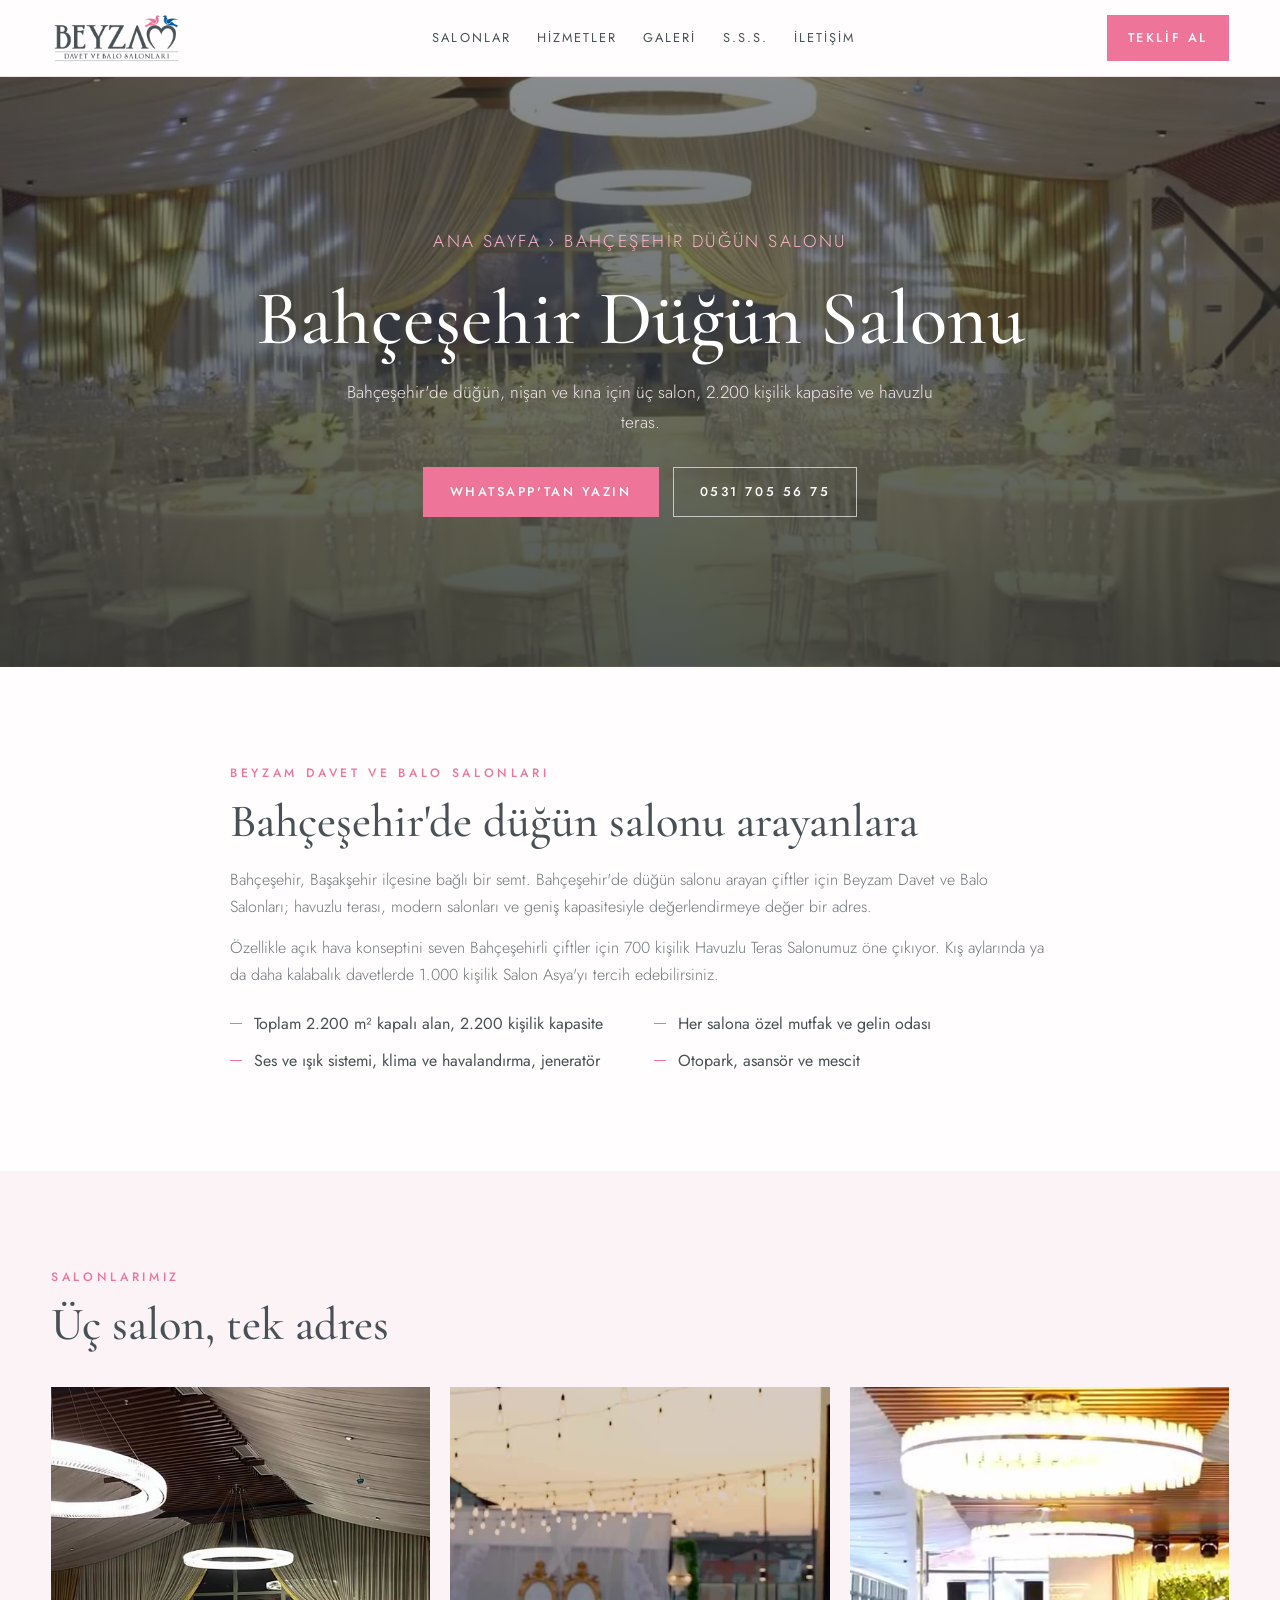
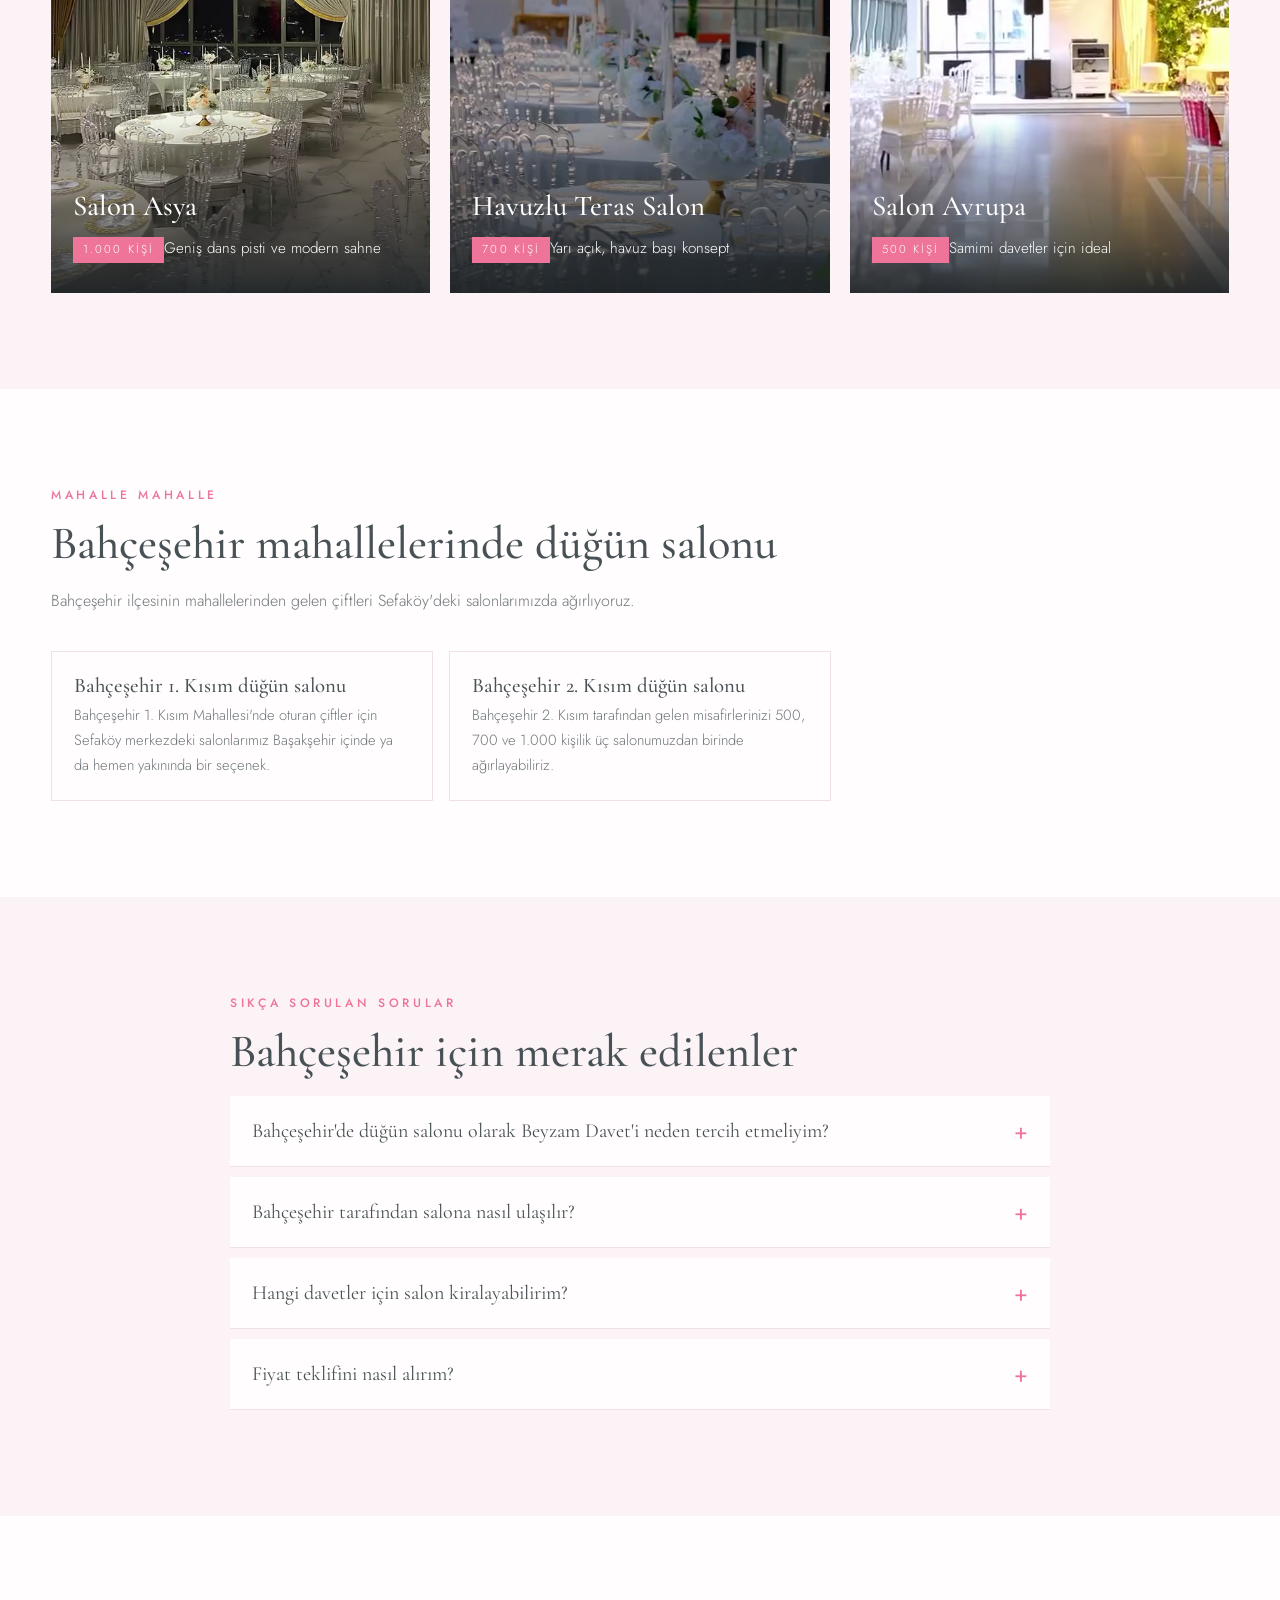
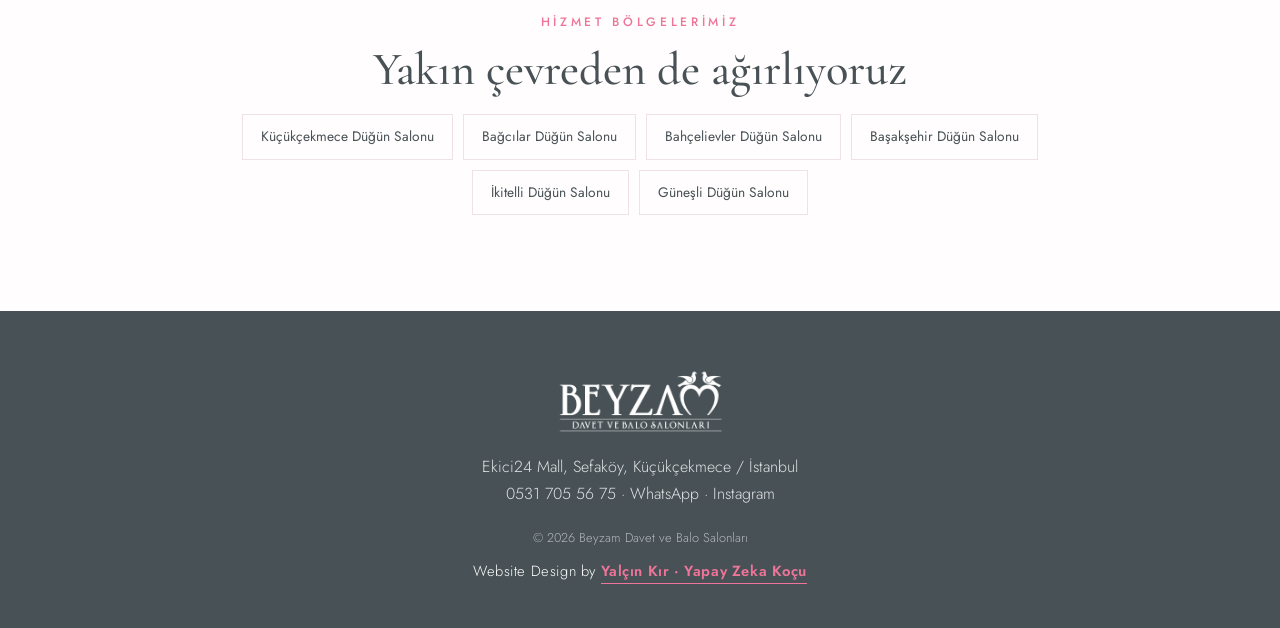
<file: bahcesehir-dugun-salonu/index.html>
<!DOCTYPE html>
<html lang="tr"><head><meta charset="utf-8"><meta name="viewport" content="width=device-width, initial-scale=1">
<title>Bahçeşehir Düğün Salonu | Beyzam Davet ve Balo Salonları</title>
<meta name="description" content="Bahçeşehir'de düğün salonu mu arıyorsunuz? Beyzam Davet, Sefaköy Ekici24: Salon Asya 1.000, Havuzlu Teras 700, Salon Avrupa 500 kişi. Teklif alın.">
<meta name="robots" content="index, follow, max-image-preview:large">
<link rel="canonical" href="https://beyzamdavet.com/bahcesehir-dugun-salonu/">
<meta property="og:locale" content="tr_TR"><meta property="og:type" content="website"><meta property="og:site_name" content="Beyzam Davet ve Balo Salonları">
<meta property="og:url" content="https://beyzamdavet.com/bahcesehir-dugun-salonu/"><meta property="og:title" content="Bahçeşehir Düğün Salonu | Beyzam Davet ve Balo Salonları"><meta property="og:description" content="Bahçeşehir'de düğün salonu mu arıyorsunuz? Beyzam Davet, Sefaköy Ekici24: Salon Asya 1.000, Havuzlu Teras 700, Salon Avrupa 500 kişi. Teklif alın."><meta property="og:image" content="https://beyzamdavet.com/img/og.jpg">
<meta name="twitter:card" content="summary_large_image"><meta name="theme-color" content="#485155">
<link rel="icon" type="image/png" href="/img/favicon.png">
<script type="application/ld+json">[{"@context": "https://schema.org", "@type": ["EventVenue", "LocalBusiness"], "@id": "https://beyzamdavet.com/#salon", "name": "Beyzam Davet ve Balo Salonları", "url": "https://beyzamdavet.com/", "image": "https://beyzamdavet.com/img/og.jpg", "telephone": "+905317055675", "address": {"@type": "PostalAddress", "streetAddress": "Ekici24 Mall, Sefaköy", "addressLocality": "Küçükçekmece", "addressRegion": "İstanbul", "addressCountry": "TR"}, "maximumAttendeeCapacity": 2200, "areaServed": [{"@type": "Place", "name": "Bahçeşehir, İstanbul"}, {"@type": "Place", "name": "Bahçeşehir 1. Kısım Mahallesi, Başakşehir"}, {"@type": "Place", "name": "Bahçeşehir 2. Kısım Mahallesi, Başakşehir"}]}, {"@context": "https://schema.org", "@type": "BreadcrumbList", "itemListElement": [{"@type": "ListItem", "position": 1, "name": "Ana Sayfa", "item": "https://beyzamdavet.com/"}, {"@type": "ListItem", "position": 2, "name": "Bahçeşehir Düğün Salonu", "item": "https://beyzamdavet.com/bahcesehir-dugun-salonu/"}]}, {"@context": "https://schema.org", "@type": "FAQPage", "mainEntity": [{"@type": "Question", "name": "Bahçeşehir'de düğün salonu olarak Beyzam Davet'i neden tercih etmeliyim?", "acceptedAnswer": {"@type": "Answer", "text": "Sefaköy merkezde, Ekici24 Mall içinde 2.200 m² kapalı alanda üç salonumuz var: Salon Asya (1.000 kişi), Havuzlu Teras Salon (700 kişi) ve Salon Avrupa (500 kişi). Her salonun kendi mutfağı, gelin odası, ses ve ışık sistemi bulunuyor."}}, {"@type": "Question", "name": "Bahçeşehir tarafından salona nasıl ulaşılır?", "acceptedAnswer": {"@type": "Answer", "text": "Adresimiz: Ekici24 Mall, Sefaköy, Küçükçekmece / İstanbul. Ana sayfamızdaki harita ve “Yol Tarifi” bağlantısıyla konumumuzu açabilirsiniz. Tesisimizde otopark bulunuyor."}}, {"@type": "Question", "name": "Hangi davetler için salon kiralayabilirim?", "acceptedAnswer": {"@type": "Answer", "text": "Düğün, nişan, söz, kına gecesi, nikah, sünnet düğünü, mezuniyet, kurumsal davet, gala, lansman ve kokteyl organizasyonları düzenliyoruz."}}, {"@type": "Question", "name": "Fiyat teklifini nasıl alırım?", "acceptedAnswer": {"@type": "Answer", "text": "0531 705 56 75 numaralı telefondan arayabilir ya da WhatsApp'tan yazabilirsiniz. Tarih, salon ve kişi sayısına göre size özel teklif hazırlıyoruz."}}]}]</script>
<link rel="preconnect" href="https://fonts.googleapis.com"><link rel="preconnect" href="https://fonts.gstatic.com" crossorigin>
<link href="https://fonts.googleapis.com/css2?family=Cormorant+Garamond:ital,wght@0,500;0,600;1,500&family=Jost:wght@300;400;500;600&display=swap" rel="stylesheet">
<link rel="stylesheet" href="/bolge.css">
</head><body>
<header class="nav"><div class="wrap"><a href="/" class="logo"><img src="/img/logo.png" alt="Beyzam Davet ve Balo Salonları" width="150" height="60"></a>
<nav><a href="/#salonlar">Salonlar</a><a href="/#hizmetler">Hizmetler</a><a href="/#galeri">Galeri</a><a href="/#sss">S.S.S.</a><a href="/#iletisim">İletişim</a></nav>
<a class="btn fill" href="/#iletisim">Teklif Al</a></div></header>
<main>
<section class="hero" style="background-image:linear-gradient(180deg,rgba(40,46,49,.55),rgba(40,46,49,.82)),url(/img/og.jpg)"><div class="wrap">
<p class="crumb"><a href="/">Ana Sayfa</a> › Bahçeşehir Düğün Salonu</p>
<h1>Bahçeşehir Düğün Salonu</h1>
<p>Bahçeşehir'de düğün, nişan ve kına için üç salon, 2.200 kişilik kapasite ve havuzlu teras.</p>
<div class="cta"><a class="btn fill" href="https://wa.me/905317055675?text=Merhaba,%20Bahçeşehir%20tarafından%20yazıyorum.%20Düğün%20salonu%20için%20bilgi%20almak%20istiyorum." target="_blank" rel="noopener">WhatsApp'tan Yazın</a><a class="btn ghost" href="tel:+905317055675">0531 705 56 75</a></div></div></section>
<section><div class="wrap narrow"><span class="eyebrow">Beyzam Davet ve Balo Salonları</span><h2>Bahçeşehir'de düğün salonu arayanlara</h2><p>Bahçeşehir, Başakşehir ilçesine bağlı bir semt. Bahçeşehir'de düğün salonu arayan çiftler için Beyzam Davet ve Balo Salonları; havuzlu terası, modern salonları ve geniş kapasitesiyle değerlendirmeye değer bir adres.</p><p>Özellikle açık hava konseptini seven Bahçeşehirli çiftler için 700 kişilik Havuzlu Teras Salonumuz öne çıkıyor. Kış aylarında ya da daha kalabalık davetlerde 1.000 kişilik Salon Asya'yı tercih edebilirsiniz.</p>
<ul class="ticks"><li>Toplam 2.200 m² kapalı alan, 2.200 kişilik kapasite</li><li>Her salona özel mutfak ve gelin odası</li><li>Ses ve ışık sistemi, klima ve havalandırma, jeneratör</li><li>Otopark, asansör ve mescit</li></ul></div></section>
<section class="alt"><div class="wrap"><span class="eyebrow">Salonlarımız</span><h2>Üç salon, tek adres</h2><div class="halls"><a class="hall" href="/#salonlar"><img src="/img/salon-asya.jpg" alt="Salon Asya, Bahçeşehir düğün salonu" loading="lazy" width="540" height="960"><span><b>Salon Asya</b><i>1.000 kişi</i>Geniş dans pisti ve modern sahne</span></a><a class="hall" href="/#salonlar"><img src="/img/hero.jpg" alt="Havuzlu Teras Salon, Bahçeşehir düğün salonu" loading="lazy" width="540" height="960"><span><b>Havuzlu Teras Salon</b><i>700 kişi</i>Yarı açık, havuz başı konsept</span></a><a class="hall" href="/#salonlar"><img src="/img/salon-avrupa.jpg" alt="Salon Avrupa, Bahçeşehir düğün salonu" loading="lazy" width="540" height="960"><span><b>Salon Avrupa</b><i>500 kişi</i>Samimi davetler için ideal</span></a></div></div></section>
<section><div class="wrap"><span class="eyebrow">Mahalle Mahalle</span><h2>Bahçeşehir mahallelerinde düğün salonu</h2><p class="lead">Bahçeşehir ilçesinin mahallelerinden gelen çiftleri Sefaköy'deki salonlarımızda ağırlıyoruz.</p><div class="mah"><article><h3>Bahçeşehir 1. Kısım düğün salonu</h3><p>Bahçeşehir 1. Kısım Mahallesi'nde oturan çiftler için Sefaköy merkezdeki salonlarımız Başakşehir içinde ya da hemen yakınında bir seçenek.</p></article><article><h3>Bahçeşehir 2. Kısım düğün salonu</h3><p>Bahçeşehir 2. Kısım tarafından gelen misafirlerinizi 500, 700 ve 1.000 kişilik üç salonumuzdan birinde ağırlayabiliriz.</p></article></div></div></section>
<section class="alt"><div class="wrap narrow"><span class="eyebrow">Sıkça Sorulan Sorular</span><h2>Bahçeşehir için merak edilenler</h2><details><summary>Bahçeşehir'de düğün salonu olarak Beyzam Davet'i neden tercih etmeliyim?</summary><p>Sefaköy merkezde, Ekici24 Mall içinde 2.200 m² kapalı alanda üç salonumuz var: Salon Asya (1.000 kişi), Havuzlu Teras Salon (700 kişi) ve Salon Avrupa (500 kişi). Her salonun kendi mutfağı, gelin odası, ses ve ışık sistemi bulunuyor.</p></details><details><summary>Bahçeşehir tarafından salona nasıl ulaşılır?</summary><p>Adresimiz: Ekici24 Mall, Sefaköy, Küçükçekmece / İstanbul. Ana sayfamızdaki harita ve “Yol Tarifi” bağlantısıyla konumumuzu açabilirsiniz. Tesisimizde otopark bulunuyor.</p></details><details><summary>Hangi davetler için salon kiralayabilirim?</summary><p>Düğün, nişan, söz, kına gecesi, nikah, sünnet düğünü, mezuniyet, kurumsal davet, gala, lansman ve kokteyl organizasyonları düzenliyoruz.</p></details><details><summary>Fiyat teklifini nasıl alırım?</summary><p>0531 705 56 75 numaralı telefondan arayabilir ya da WhatsApp'tan yazabilirsiniz. Tarih, salon ve kişi sayısına göre size özel teklif hazırlıyoruz.</p></details></div></section>
<section><div class="wrap narrow center"><span class="eyebrow">Hizmet Bölgelerimiz</span><h2>Yakın çevreden de ağırlıyoruz</h2><div class="chips"><a href="/kucukcekmece-dugun-salonu/">Küçükçekmece Düğün Salonu</a><a href="/bagcilar-dugun-salonu/">Bağcılar Düğün Salonu</a><a href="/bahcelievler-dugun-salonu/">Bahçelievler Düğün Salonu</a><a href="/basaksehir-dugun-salonu/">Başakşehir Düğün Salonu</a><a href="/ikitelli-dugun-salonu/">İkitelli Düğün Salonu</a><a href="/gunesli-dugun-salonu/">Güneşli Düğün Salonu</a></div></div></section>
</main>
<footer><div class="wrap"><img src="/img/logo-beyaz.png" alt="Beyzam Davet ve Balo Salonları" width="170" height="68"><p>Ekici24 Mall, Sefaköy, Küçükçekmece / İstanbul<br><a href="tel:+905317055675">0531 705 56 75</a> · <a href="https://wa.me/905317055675?text=Merhaba,%20Bahçeşehir%20tarafından%20yazıyorum.%20Düğün%20salonu%20için%20bilgi%20almak%20istiyorum." target="_blank" rel="noopener">WhatsApp</a> · <a href="https://www.instagram.com/beyzamdavetkurumsal/" target="_blank" rel="noopener">Instagram</a></p><p class="copy">© 2026 Beyzam Davet ve Balo Salonları<br><span class="credit">Website Design by <a href="https://wa.me/905458506838" target="_blank" rel="noopener">Yalçın Kır · Yapay Zeka Koçu</a></span></p></div></footer>
<div class="mobilebar"><a href="tel:+905317055675">Hemen Ara</a><a href="https://wa.me/905317055675?text=Merhaba,%20Bahçeşehir%20tarafından%20yazıyorum.%20Düğün%20salonu%20için%20bilgi%20almak%20istiyorum." target="_blank" rel="noopener">WhatsApp</a></div>
</body></html>
</file>
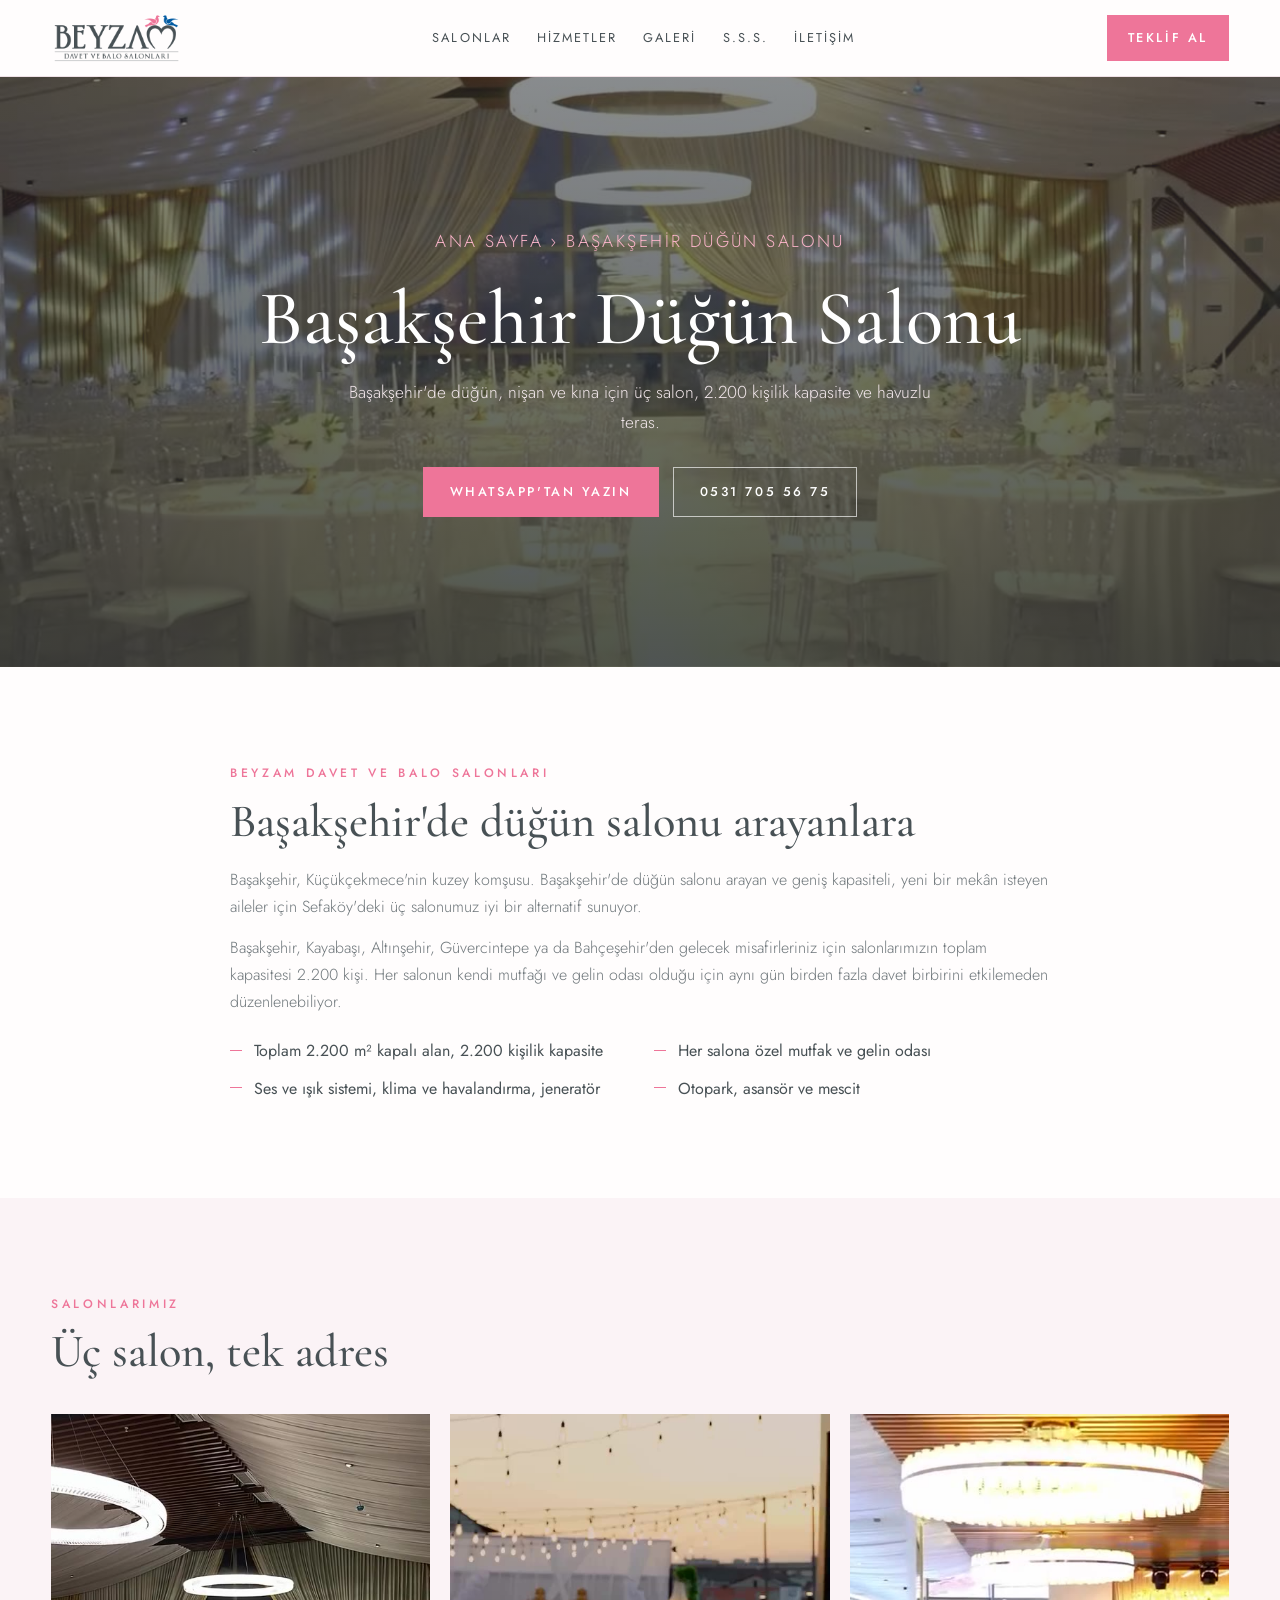
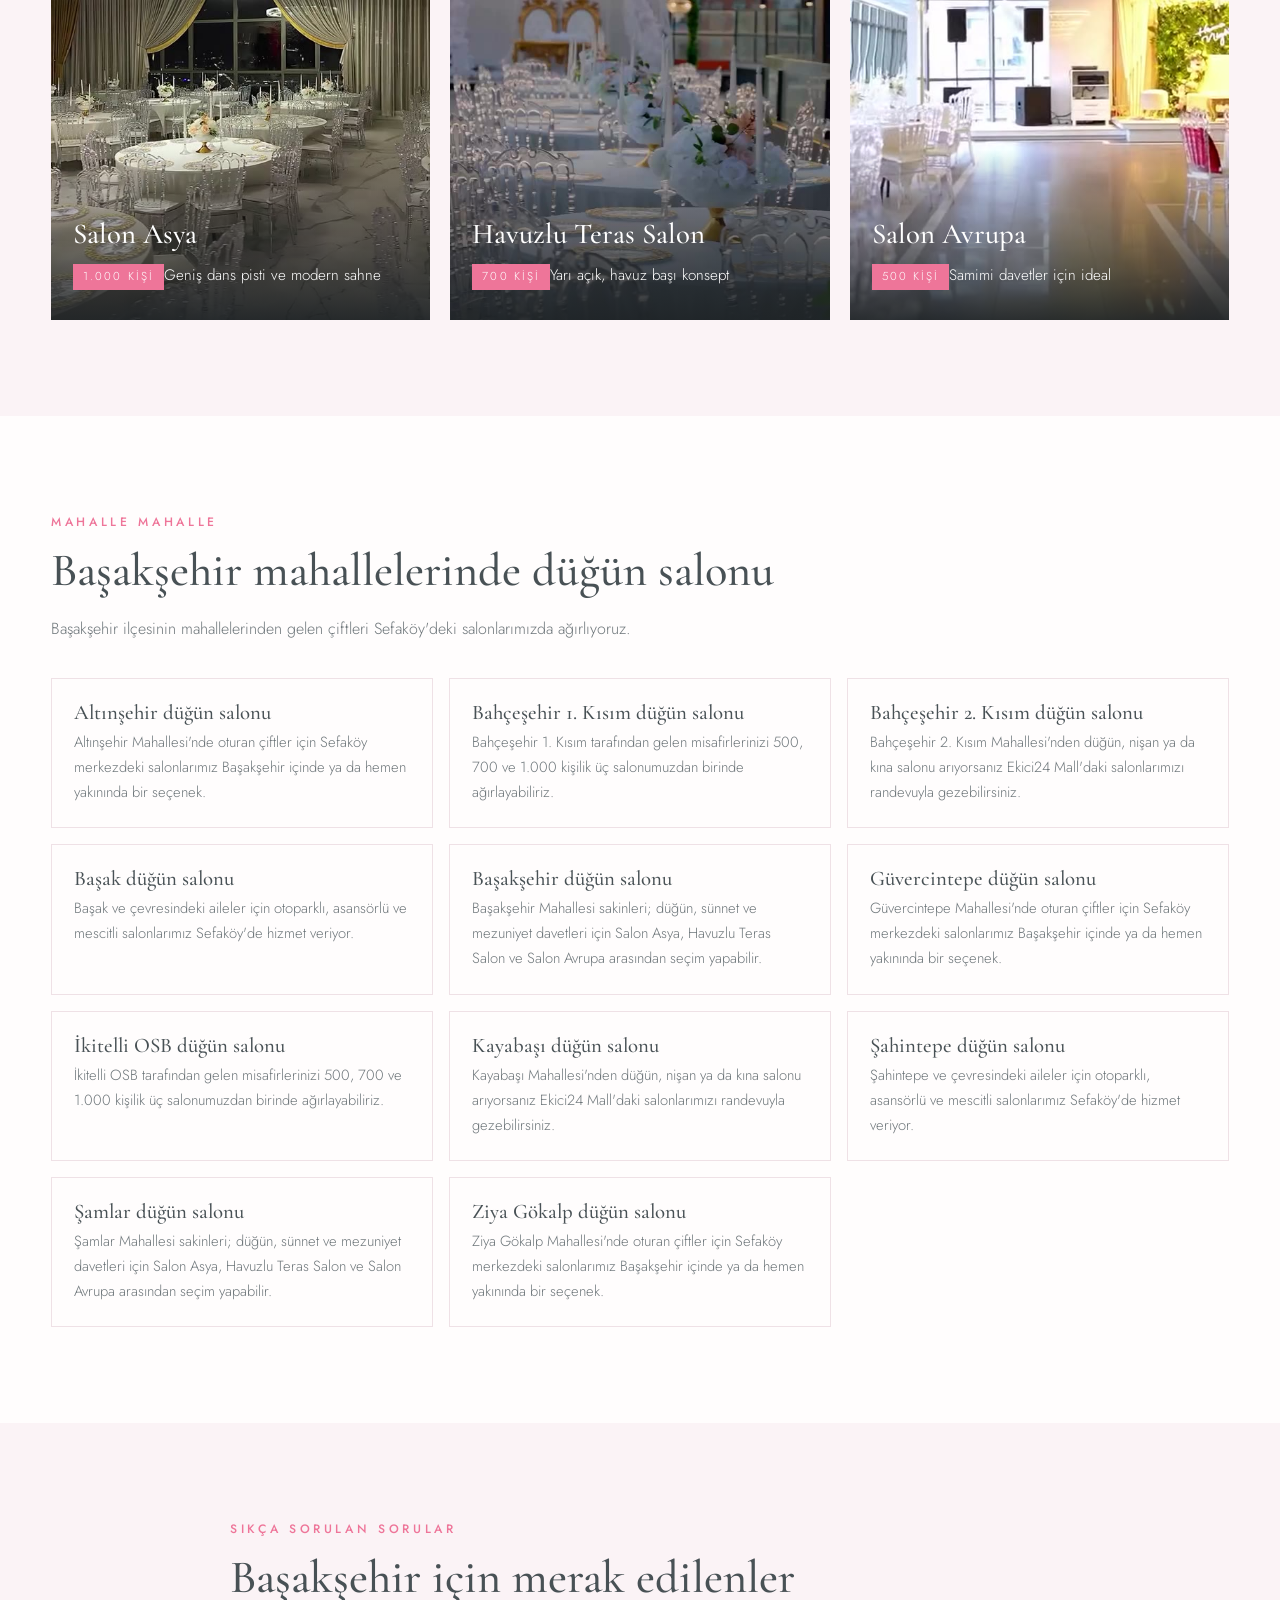
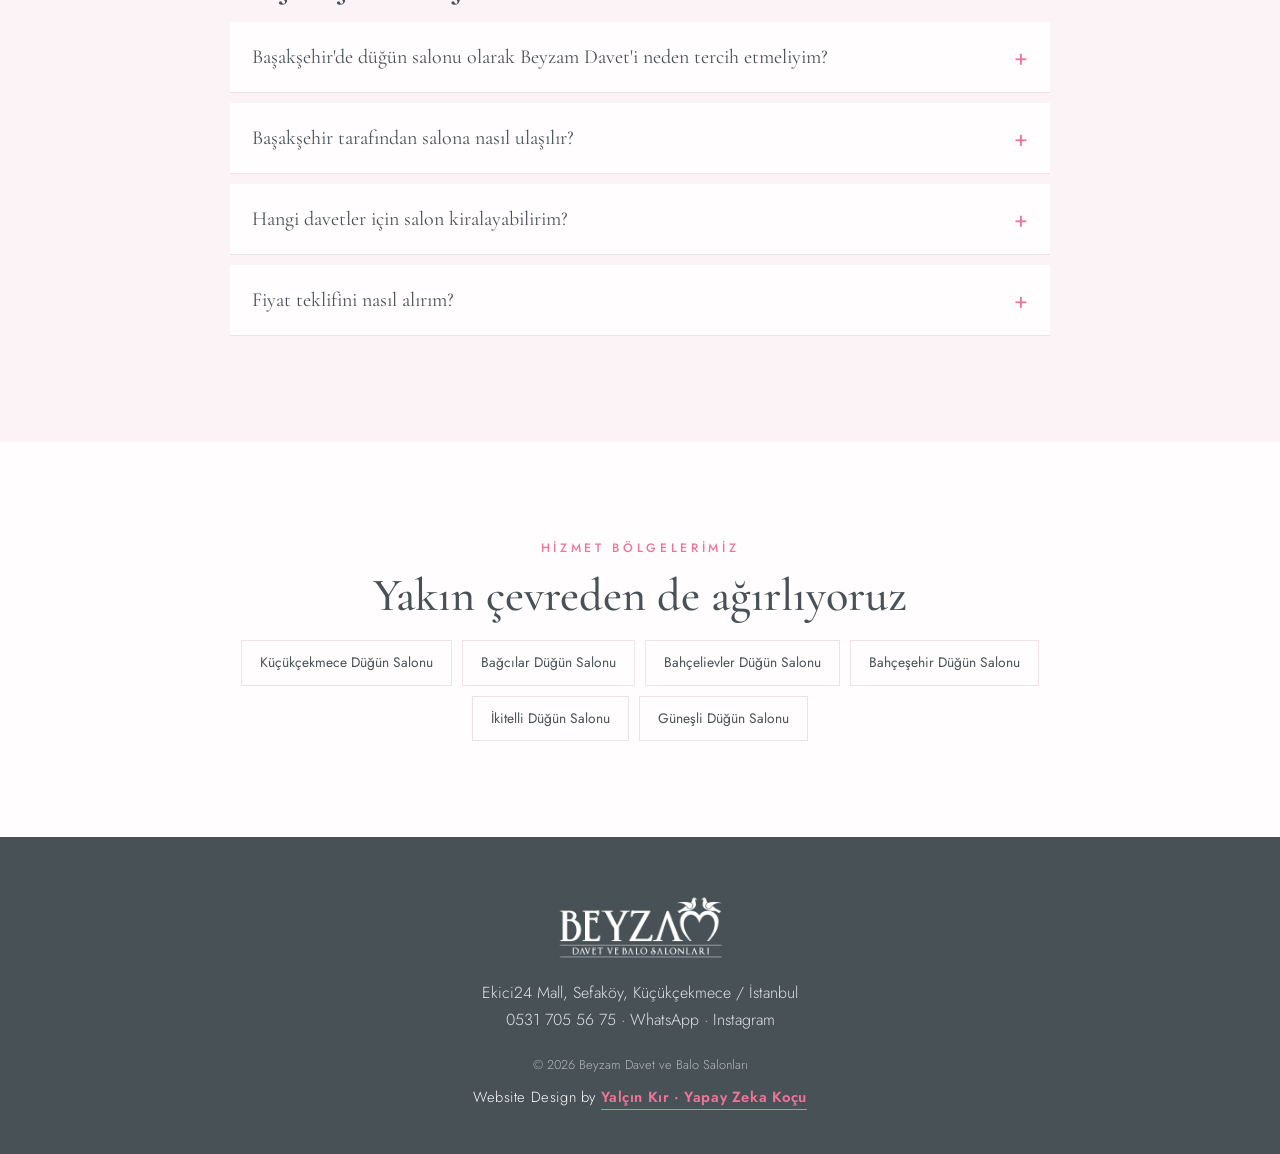
<file: basaksehir-dugun-salonu/index.html>
<!DOCTYPE html>
<html lang="tr"><head><meta charset="utf-8"><meta name="viewport" content="width=device-width, initial-scale=1">
<title>Başakşehir Düğün Salonu | Beyzam Davet ve Balo Salonları</title>
<meta name="description" content="Başakşehir'de düğün salonu mu arıyorsunuz? Beyzam Davet, Sefaköy Ekici24: Salon Asya 1.000, Havuzlu Teras 700, Salon Avrupa 500 kişi. Teklif alın.">
<meta name="robots" content="index, follow, max-image-preview:large">
<link rel="canonical" href="https://beyzamdavet.com/basaksehir-dugun-salonu/">
<meta property="og:locale" content="tr_TR"><meta property="og:type" content="website"><meta property="og:site_name" content="Beyzam Davet ve Balo Salonları">
<meta property="og:url" content="https://beyzamdavet.com/basaksehir-dugun-salonu/"><meta property="og:title" content="Başakşehir Düğün Salonu | Beyzam Davet ve Balo Salonları"><meta property="og:description" content="Başakşehir'de düğün salonu mu arıyorsunuz? Beyzam Davet, Sefaköy Ekici24: Salon Asya 1.000, Havuzlu Teras 700, Salon Avrupa 500 kişi. Teklif alın."><meta property="og:image" content="https://beyzamdavet.com/img/og.jpg">
<meta name="twitter:card" content="summary_large_image"><meta name="theme-color" content="#485155">
<link rel="icon" type="image/png" href="/img/favicon.png">
<script type="application/ld+json">[{"@context": "https://schema.org", "@type": ["EventVenue", "LocalBusiness"], "@id": "https://beyzamdavet.com/#salon", "name": "Beyzam Davet ve Balo Salonları", "url": "https://beyzamdavet.com/", "image": "https://beyzamdavet.com/img/og.jpg", "telephone": "+905317055675", "address": {"@type": "PostalAddress", "streetAddress": "Ekici24 Mall, Sefaköy", "addressLocality": "Küçükçekmece", "addressRegion": "İstanbul", "addressCountry": "TR"}, "maximumAttendeeCapacity": 2200, "areaServed": [{"@type": "Place", "name": "Başakşehir, İstanbul"}, {"@type": "Place", "name": "Altınşehir Mahallesi, Başakşehir"}, {"@type": "Place", "name": "Bahçeşehir 1. Kısım Mahallesi, Başakşehir"}, {"@type": "Place", "name": "Bahçeşehir 2. Kısım Mahallesi, Başakşehir"}, {"@type": "Place", "name": "Başak Mahallesi, Başakşehir"}, {"@type": "Place", "name": "Başakşehir Mahallesi, Başakşehir"}, {"@type": "Place", "name": "Güvercintepe Mahallesi, Başakşehir"}, {"@type": "Place", "name": "İkitelli OSB Mahallesi, Başakşehir"}, {"@type": "Place", "name": "Kayabaşı Mahallesi, Başakşehir"}, {"@type": "Place", "name": "Şahintepe Mahallesi, Başakşehir"}, {"@type": "Place", "name": "Şamlar Mahallesi, Başakşehir"}, {"@type": "Place", "name": "Ziya Gökalp Mahallesi, Başakşehir"}]}, {"@context": "https://schema.org", "@type": "BreadcrumbList", "itemListElement": [{"@type": "ListItem", "position": 1, "name": "Ana Sayfa", "item": "https://beyzamdavet.com/"}, {"@type": "ListItem", "position": 2, "name": "Başakşehir Düğün Salonu", "item": "https://beyzamdavet.com/basaksehir-dugun-salonu/"}]}, {"@context": "https://schema.org", "@type": "FAQPage", "mainEntity": [{"@type": "Question", "name": "Başakşehir'de düğün salonu olarak Beyzam Davet'i neden tercih etmeliyim?", "acceptedAnswer": {"@type": "Answer", "text": "Sefaköy merkezde, Ekici24 Mall içinde 2.200 m² kapalı alanda üç salonumuz var: Salon Asya (1.000 kişi), Havuzlu Teras Salon (700 kişi) ve Salon Avrupa (500 kişi). Her salonun kendi mutfağı, gelin odası, ses ve ışık sistemi bulunuyor."}}, {"@type": "Question", "name": "Başakşehir tarafından salona nasıl ulaşılır?", "acceptedAnswer": {"@type": "Answer", "text": "Adresimiz: Ekici24 Mall, Sefaköy, Küçükçekmece / İstanbul. Ana sayfamızdaki harita ve “Yol Tarifi” bağlantısıyla konumumuzu açabilirsiniz. Tesisimizde otopark bulunuyor."}}, {"@type": "Question", "name": "Hangi davetler için salon kiralayabilirim?", "acceptedAnswer": {"@type": "Answer", "text": "Düğün, nişan, söz, kına gecesi, nikah, sünnet düğünü, mezuniyet, kurumsal davet, gala, lansman ve kokteyl organizasyonları düzenliyoruz."}}, {"@type": "Question", "name": "Fiyat teklifini nasıl alırım?", "acceptedAnswer": {"@type": "Answer", "text": "0531 705 56 75 numaralı telefondan arayabilir ya da WhatsApp'tan yazabilirsiniz. Tarih, salon ve kişi sayısına göre size özel teklif hazırlıyoruz."}}]}]</script>
<link rel="preconnect" href="https://fonts.googleapis.com"><link rel="preconnect" href="https://fonts.gstatic.com" crossorigin>
<link href="https://fonts.googleapis.com/css2?family=Cormorant+Garamond:ital,wght@0,500;0,600;1,500&family=Jost:wght@300;400;500;600&display=swap" rel="stylesheet">
<link rel="stylesheet" href="/bolge.css">
</head><body>
<header class="nav"><div class="wrap"><a href="/" class="logo"><img src="/img/logo.png" alt="Beyzam Davet ve Balo Salonları" width="150" height="60"></a>
<nav><a href="/#salonlar">Salonlar</a><a href="/#hizmetler">Hizmetler</a><a href="/#galeri">Galeri</a><a href="/#sss">S.S.S.</a><a href="/#iletisim">İletişim</a></nav>
<a class="btn fill" href="/#iletisim">Teklif Al</a></div></header>
<main>
<section class="hero" style="background-image:linear-gradient(180deg,rgba(40,46,49,.55),rgba(40,46,49,.82)),url(/img/og.jpg)"><div class="wrap">
<p class="crumb"><a href="/">Ana Sayfa</a> › Başakşehir Düğün Salonu</p>
<h1>Başakşehir Düğün Salonu</h1>
<p>Başakşehir'de düğün, nişan ve kına için üç salon, 2.200 kişilik kapasite ve havuzlu teras.</p>
<div class="cta"><a class="btn fill" href="https://wa.me/905317055675?text=Merhaba,%20Başakşehir%20tarafından%20yazıyorum.%20Düğün%20salonu%20için%20bilgi%20almak%20istiyorum." target="_blank" rel="noopener">WhatsApp'tan Yazın</a><a class="btn ghost" href="tel:+905317055675">0531 705 56 75</a></div></div></section>
<section><div class="wrap narrow"><span class="eyebrow">Beyzam Davet ve Balo Salonları</span><h2>Başakşehir'de düğün salonu arayanlara</h2><p>Başakşehir, Küçükçekmece'nin kuzey komşusu. Başakşehir'de düğün salonu arayan ve geniş kapasiteli, yeni bir mekân isteyen aileler için Sefaköy'deki üç salonumuz iyi bir alternatif sunuyor.</p><p>Başakşehir, Kayabaşı, Altınşehir, Güvercintepe ya da Bahçeşehir'den gelecek misafirleriniz için salonlarımızın toplam kapasitesi 2.200 kişi. Her salonun kendi mutfağı ve gelin odası olduğu için aynı gün birden fazla davet birbirini etkilemeden düzenlenebiliyor.</p>
<ul class="ticks"><li>Toplam 2.200 m² kapalı alan, 2.200 kişilik kapasite</li><li>Her salona özel mutfak ve gelin odası</li><li>Ses ve ışık sistemi, klima ve havalandırma, jeneratör</li><li>Otopark, asansör ve mescit</li></ul></div></section>
<section class="alt"><div class="wrap"><span class="eyebrow">Salonlarımız</span><h2>Üç salon, tek adres</h2><div class="halls"><a class="hall" href="/#salonlar"><img src="/img/salon-asya.jpg" alt="Salon Asya, Başakşehir düğün salonu" loading="lazy" width="540" height="960"><span><b>Salon Asya</b><i>1.000 kişi</i>Geniş dans pisti ve modern sahne</span></a><a class="hall" href="/#salonlar"><img src="/img/hero.jpg" alt="Havuzlu Teras Salon, Başakşehir düğün salonu" loading="lazy" width="540" height="960"><span><b>Havuzlu Teras Salon</b><i>700 kişi</i>Yarı açık, havuz başı konsept</span></a><a class="hall" href="/#salonlar"><img src="/img/salon-avrupa.jpg" alt="Salon Avrupa, Başakşehir düğün salonu" loading="lazy" width="540" height="960"><span><b>Salon Avrupa</b><i>500 kişi</i>Samimi davetler için ideal</span></a></div></div></section>
<section><div class="wrap"><span class="eyebrow">Mahalle Mahalle</span><h2>Başakşehir mahallelerinde düğün salonu</h2><p class="lead">Başakşehir ilçesinin mahallelerinden gelen çiftleri Sefaköy'deki salonlarımızda ağırlıyoruz.</p><div class="mah"><article><h3>Altınşehir düğün salonu</h3><p>Altınşehir Mahallesi'nde oturan çiftler için Sefaköy merkezdeki salonlarımız Başakşehir içinde ya da hemen yakınında bir seçenek.</p></article><article><h3>Bahçeşehir 1. Kısım düğün salonu</h3><p>Bahçeşehir 1. Kısım tarafından gelen misafirlerinizi 500, 700 ve 1.000 kişilik üç salonumuzdan birinde ağırlayabiliriz.</p></article><article><h3>Bahçeşehir 2. Kısım düğün salonu</h3><p>Bahçeşehir 2. Kısım Mahallesi'nden düğün, nişan ya da kına salonu arıyorsanız Ekici24 Mall'daki salonlarımızı randevuyla gezebilirsiniz.</p></article><article><h3>Başak düğün salonu</h3><p>Başak ve çevresindeki aileler için otoparklı, asansörlü ve mescitli salonlarımız Sefaköy'de hizmet veriyor.</p></article><article><h3>Başakşehir düğün salonu</h3><p>Başakşehir Mahallesi sakinleri; düğün, sünnet ve mezuniyet davetleri için Salon Asya, Havuzlu Teras Salon ve Salon Avrupa arasından seçim yapabilir.</p></article><article><h3>Güvercintepe düğün salonu</h3><p>Güvercintepe Mahallesi'nde oturan çiftler için Sefaköy merkezdeki salonlarımız Başakşehir içinde ya da hemen yakınında bir seçenek.</p></article><article><h3>İkitelli OSB düğün salonu</h3><p>İkitelli OSB tarafından gelen misafirlerinizi 500, 700 ve 1.000 kişilik üç salonumuzdan birinde ağırlayabiliriz.</p></article><article><h3>Kayabaşı düğün salonu</h3><p>Kayabaşı Mahallesi'nden düğün, nişan ya da kına salonu arıyorsanız Ekici24 Mall'daki salonlarımızı randevuyla gezebilirsiniz.</p></article><article><h3>Şahintepe düğün salonu</h3><p>Şahintepe ve çevresindeki aileler için otoparklı, asansörlü ve mescitli salonlarımız Sefaköy'de hizmet veriyor.</p></article><article><h3>Şamlar düğün salonu</h3><p>Şamlar Mahallesi sakinleri; düğün, sünnet ve mezuniyet davetleri için Salon Asya, Havuzlu Teras Salon ve Salon Avrupa arasından seçim yapabilir.</p></article><article><h3>Ziya Gökalp düğün salonu</h3><p>Ziya Gökalp Mahallesi'nde oturan çiftler için Sefaköy merkezdeki salonlarımız Başakşehir içinde ya da hemen yakınında bir seçenek.</p></article></div></div></section>
<section class="alt"><div class="wrap narrow"><span class="eyebrow">Sıkça Sorulan Sorular</span><h2>Başakşehir için merak edilenler</h2><details><summary>Başakşehir'de düğün salonu olarak Beyzam Davet'i neden tercih etmeliyim?</summary><p>Sefaköy merkezde, Ekici24 Mall içinde 2.200 m² kapalı alanda üç salonumuz var: Salon Asya (1.000 kişi), Havuzlu Teras Salon (700 kişi) ve Salon Avrupa (500 kişi). Her salonun kendi mutfağı, gelin odası, ses ve ışık sistemi bulunuyor.</p></details><details><summary>Başakşehir tarafından salona nasıl ulaşılır?</summary><p>Adresimiz: Ekici24 Mall, Sefaköy, Küçükçekmece / İstanbul. Ana sayfamızdaki harita ve “Yol Tarifi” bağlantısıyla konumumuzu açabilirsiniz. Tesisimizde otopark bulunuyor.</p></details><details><summary>Hangi davetler için salon kiralayabilirim?</summary><p>Düğün, nişan, söz, kına gecesi, nikah, sünnet düğünü, mezuniyet, kurumsal davet, gala, lansman ve kokteyl organizasyonları düzenliyoruz.</p></details><details><summary>Fiyat teklifini nasıl alırım?</summary><p>0531 705 56 75 numaralı telefondan arayabilir ya da WhatsApp'tan yazabilirsiniz. Tarih, salon ve kişi sayısına göre size özel teklif hazırlıyoruz.</p></details></div></section>
<section><div class="wrap narrow center"><span class="eyebrow">Hizmet Bölgelerimiz</span><h2>Yakın çevreden de ağırlıyoruz</h2><div class="chips"><a href="/kucukcekmece-dugun-salonu/">Küçükçekmece Düğün Salonu</a><a href="/bagcilar-dugun-salonu/">Bağcılar Düğün Salonu</a><a href="/bahcelievler-dugun-salonu/">Bahçelievler Düğün Salonu</a><a href="/bahcesehir-dugun-salonu/">Bahçeşehir Düğün Salonu</a><a href="/ikitelli-dugun-salonu/">İkitelli Düğün Salonu</a><a href="/gunesli-dugun-salonu/">Güneşli Düğün Salonu</a></div></div></section>
</main>
<footer><div class="wrap"><img src="/img/logo-beyaz.png" alt="Beyzam Davet ve Balo Salonları" width="170" height="68"><p>Ekici24 Mall, Sefaköy, Küçükçekmece / İstanbul<br><a href="tel:+905317055675">0531 705 56 75</a> · <a href="https://wa.me/905317055675?text=Merhaba,%20Başakşehir%20tarafından%20yazıyorum.%20Düğün%20salonu%20için%20bilgi%20almak%20istiyorum." target="_blank" rel="noopener">WhatsApp</a> · <a href="https://www.instagram.com/beyzamdavetkurumsal/" target="_blank" rel="noopener">Instagram</a></p><p class="copy">© 2026 Beyzam Davet ve Balo Salonları<br><span class="credit">Website Design by <a href="https://wa.me/905458506838" target="_blank" rel="noopener">Yalçın Kır · Yapay Zeka Koçu</a></span></p></div></footer>
<div class="mobilebar"><a href="tel:+905317055675">Hemen Ara</a><a href="https://wa.me/905317055675?text=Merhaba,%20Başakşehir%20tarafından%20yazıyorum.%20Düğün%20salonu%20için%20bilgi%20almak%20istiyorum." target="_blank" rel="noopener">WhatsApp</a></div>
</body></html>
</file>
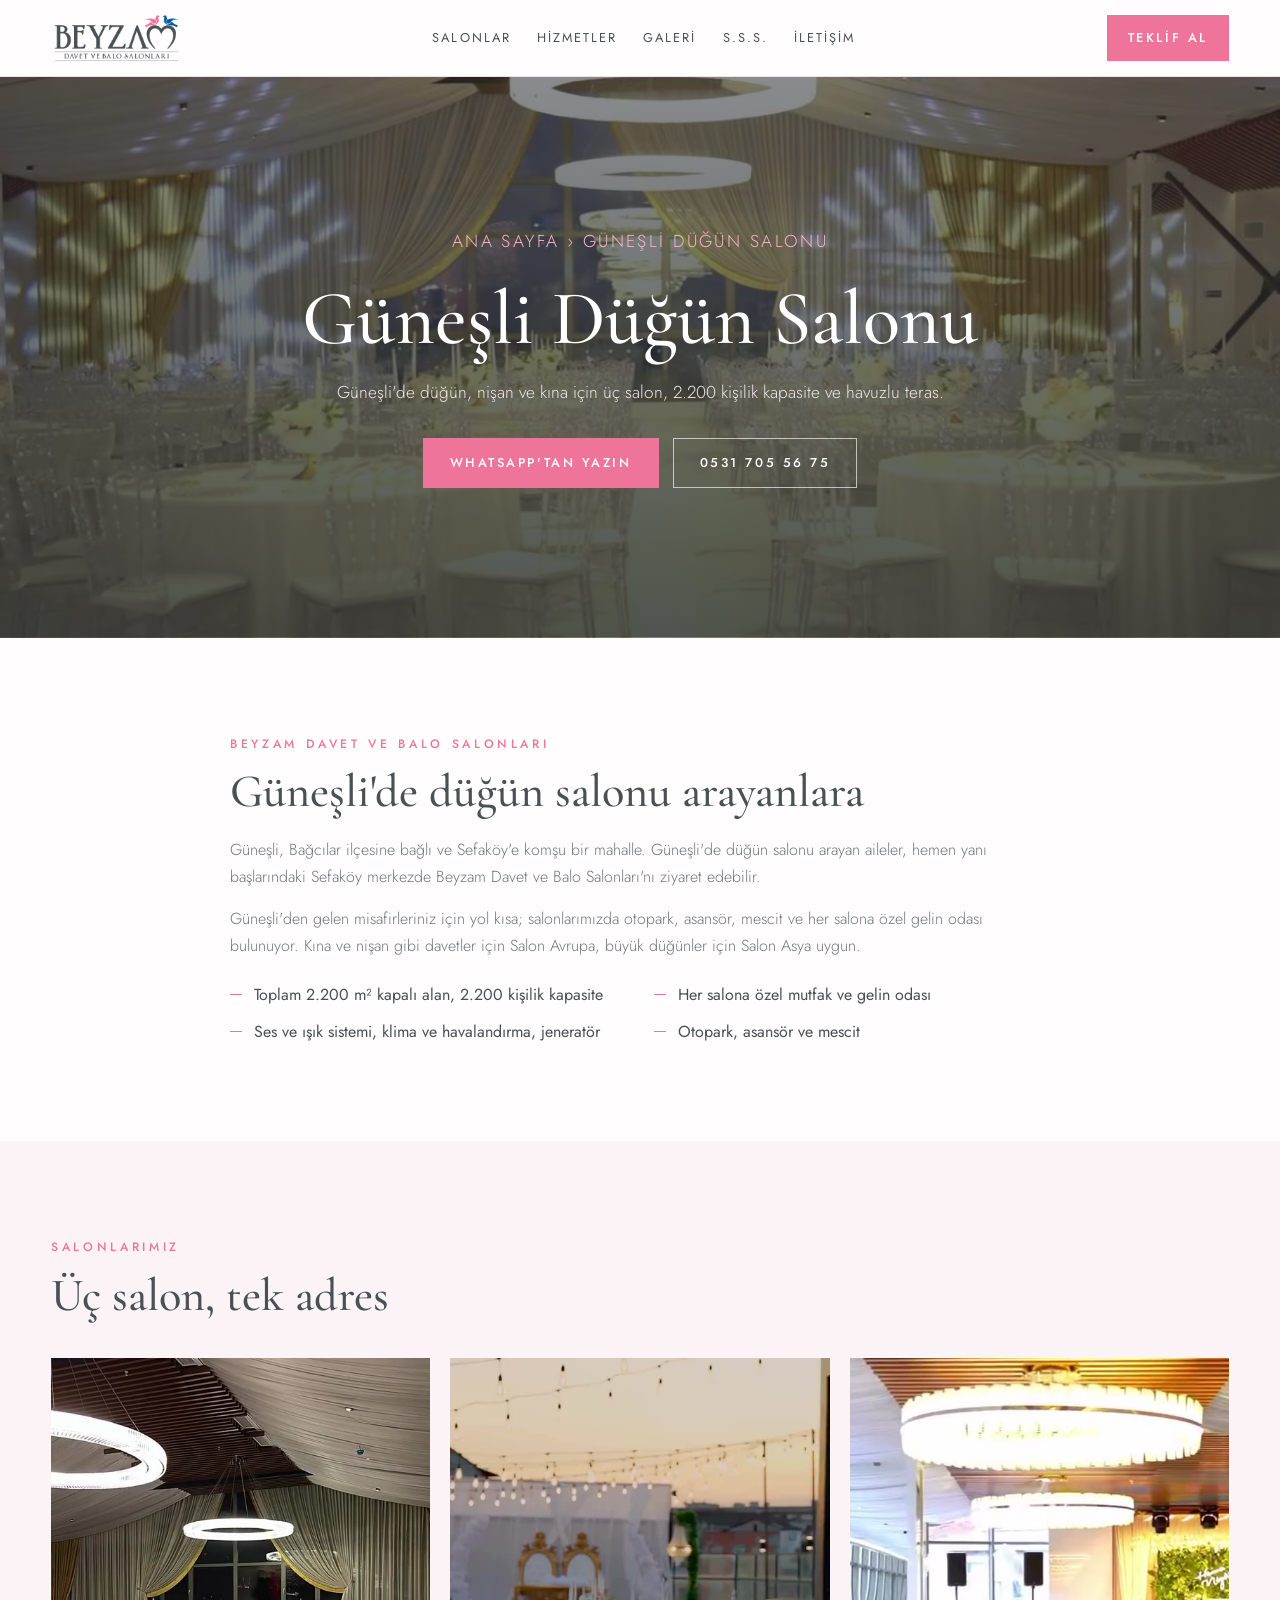
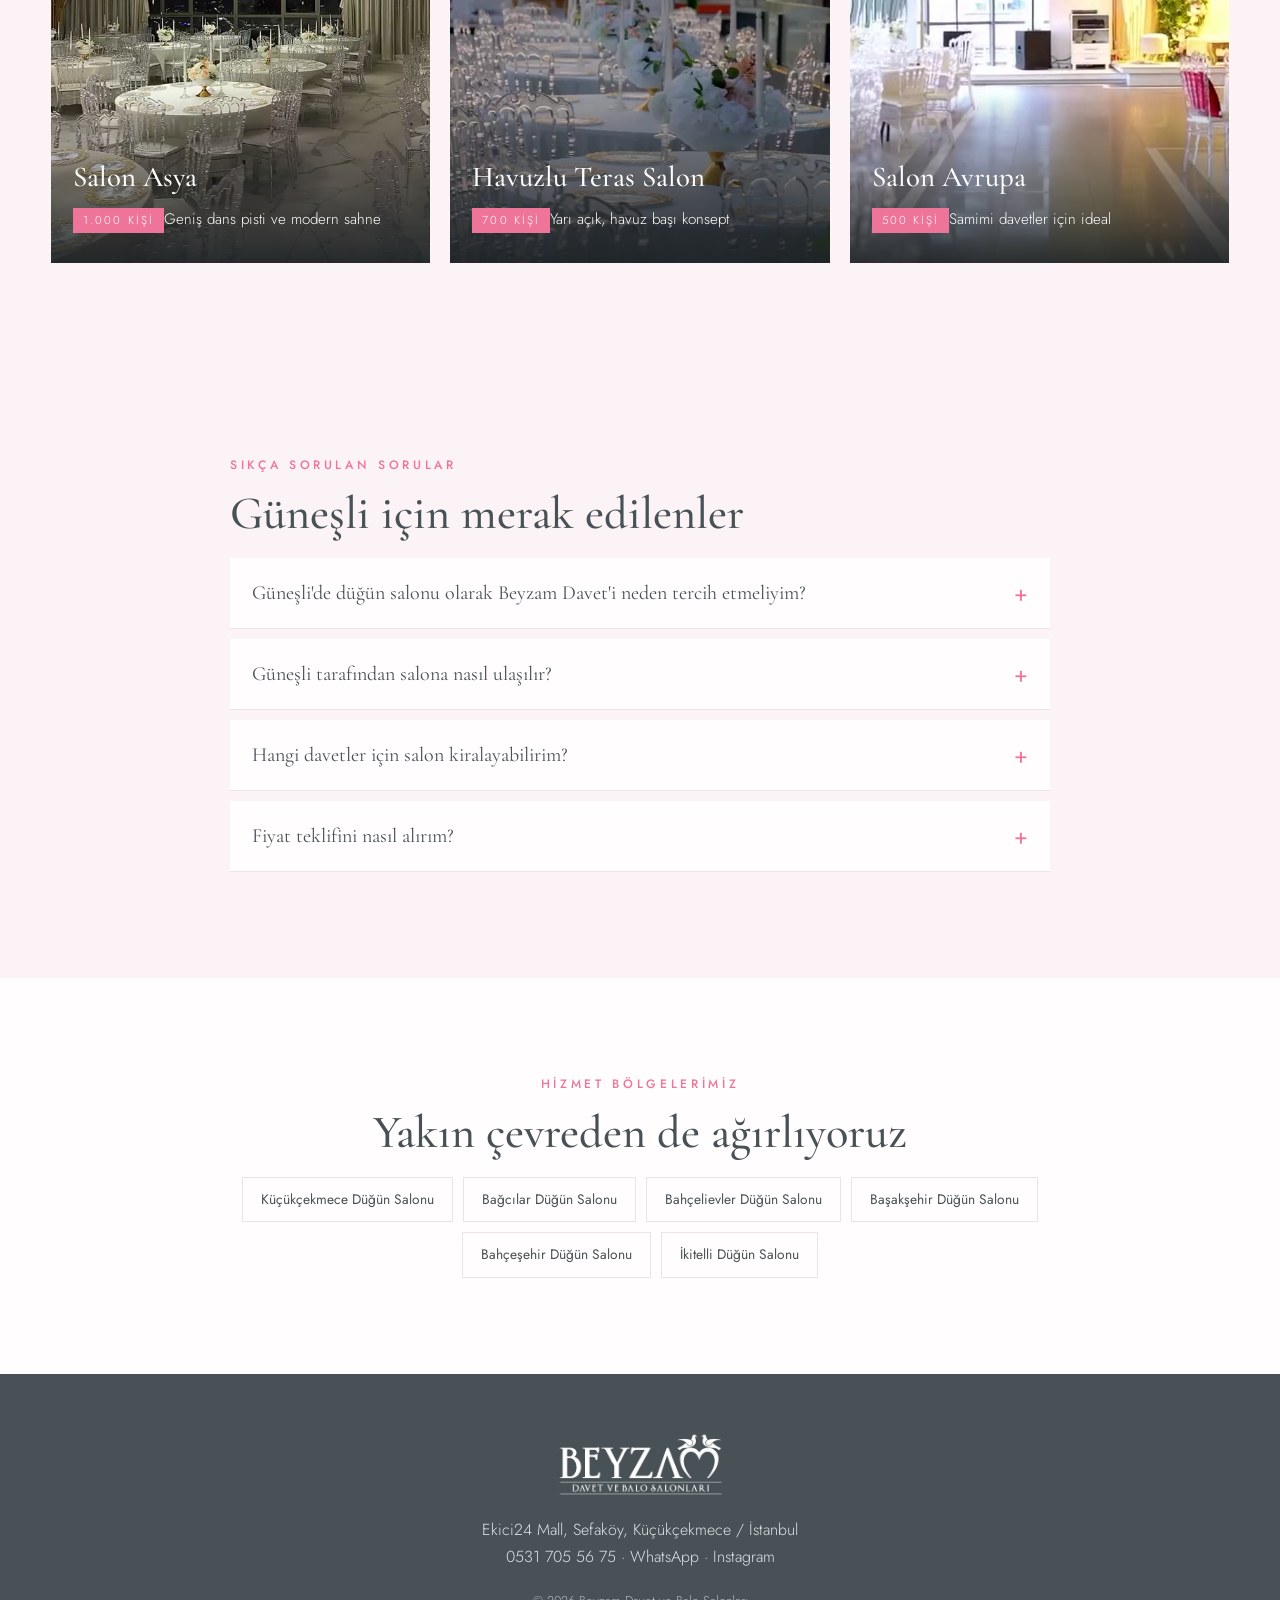
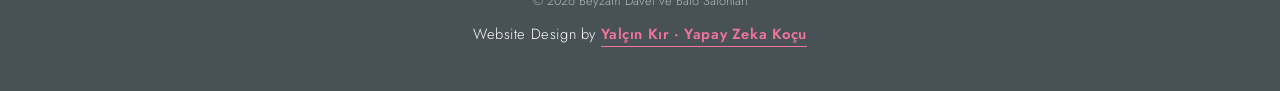
<file: gunesli-dugun-salonu/index.html>
<!DOCTYPE html>
<html lang="tr"><head><meta charset="utf-8"><meta name="viewport" content="width=device-width, initial-scale=1">
<title>Güneşli Düğün Salonu | Beyzam Davet ve Balo Salonları</title>
<meta name="description" content="Güneşli'de düğün salonu mu arıyorsunuz? Beyzam Davet, Sefaköy Ekici24: Salon Asya 1.000, Havuzlu Teras 700, Salon Avrupa 500 kişi. Teklif alın.">
<meta name="robots" content="index, follow, max-image-preview:large">
<link rel="canonical" href="https://beyzamdavet.com/gunesli-dugun-salonu/">
<meta property="og:locale" content="tr_TR"><meta property="og:type" content="website"><meta property="og:site_name" content="Beyzam Davet ve Balo Salonları">
<meta property="og:url" content="https://beyzamdavet.com/gunesli-dugun-salonu/"><meta property="og:title" content="Güneşli Düğün Salonu | Beyzam Davet ve Balo Salonları"><meta property="og:description" content="Güneşli'de düğün salonu mu arıyorsunuz? Beyzam Davet, Sefaköy Ekici24: Salon Asya 1.000, Havuzlu Teras 700, Salon Avrupa 500 kişi. Teklif alın."><meta property="og:image" content="https://beyzamdavet.com/img/og.jpg">
<meta name="twitter:card" content="summary_large_image"><meta name="theme-color" content="#485155">
<link rel="icon" type="image/png" href="/img/favicon.png">
<script type="application/ld+json">[{"@context": "https://schema.org", "@type": ["EventVenue", "LocalBusiness"], "@id": "https://beyzamdavet.com/#salon", "name": "Beyzam Davet ve Balo Salonları", "url": "https://beyzamdavet.com/", "image": "https://beyzamdavet.com/img/og.jpg", "telephone": "+905317055675", "address": {"@type": "PostalAddress", "streetAddress": "Ekici24 Mall, Sefaköy", "addressLocality": "Küçükçekmece", "addressRegion": "İstanbul", "addressCountry": "TR"}, "maximumAttendeeCapacity": 2200, "areaServed": [{"@type": "Place", "name": "Güneşli, İstanbul"}, {"@type": "Place", "name": "Güneşli Mahallesi, Bağcılar"}]}, {"@context": "https://schema.org", "@type": "BreadcrumbList", "itemListElement": [{"@type": "ListItem", "position": 1, "name": "Ana Sayfa", "item": "https://beyzamdavet.com/"}, {"@type": "ListItem", "position": 2, "name": "Güneşli Düğün Salonu", "item": "https://beyzamdavet.com/gunesli-dugun-salonu/"}]}, {"@context": "https://schema.org", "@type": "FAQPage", "mainEntity": [{"@type": "Question", "name": "Güneşli'de düğün salonu olarak Beyzam Davet'i neden tercih etmeliyim?", "acceptedAnswer": {"@type": "Answer", "text": "Sefaköy merkezde, Ekici24 Mall içinde 2.200 m² kapalı alanda üç salonumuz var: Salon Asya (1.000 kişi), Havuzlu Teras Salon (700 kişi) ve Salon Avrupa (500 kişi). Her salonun kendi mutfağı, gelin odası, ses ve ışık sistemi bulunuyor."}}, {"@type": "Question", "name": "Güneşli tarafından salona nasıl ulaşılır?", "acceptedAnswer": {"@type": "Answer", "text": "Adresimiz: Ekici24 Mall, Sefaköy, Küçükçekmece / İstanbul. Ana sayfamızdaki harita ve “Yol Tarifi” bağlantısıyla konumumuzu açabilirsiniz. Tesisimizde otopark bulunuyor."}}, {"@type": "Question", "name": "Hangi davetler için salon kiralayabilirim?", "acceptedAnswer": {"@type": "Answer", "text": "Düğün, nişan, söz, kına gecesi, nikah, sünnet düğünü, mezuniyet, kurumsal davet, gala, lansman ve kokteyl organizasyonları düzenliyoruz."}}, {"@type": "Question", "name": "Fiyat teklifini nasıl alırım?", "acceptedAnswer": {"@type": "Answer", "text": "0531 705 56 75 numaralı telefondan arayabilir ya da WhatsApp'tan yazabilirsiniz. Tarih, salon ve kişi sayısına göre size özel teklif hazırlıyoruz."}}]}]</script>
<link rel="preconnect" href="https://fonts.googleapis.com"><link rel="preconnect" href="https://fonts.gstatic.com" crossorigin>
<link href="https://fonts.googleapis.com/css2?family=Cormorant+Garamond:ital,wght@0,500;0,600;1,500&family=Jost:wght@300;400;500;600&display=swap" rel="stylesheet">
<link rel="stylesheet" href="/bolge.css">
</head><body>
<header class="nav"><div class="wrap"><a href="/" class="logo"><img src="/img/logo.png" alt="Beyzam Davet ve Balo Salonları" width="150" height="60"></a>
<nav><a href="/#salonlar">Salonlar</a><a href="/#hizmetler">Hizmetler</a><a href="/#galeri">Galeri</a><a href="/#sss">S.S.S.</a><a href="/#iletisim">İletişim</a></nav>
<a class="btn fill" href="/#iletisim">Teklif Al</a></div></header>
<main>
<section class="hero" style="background-image:linear-gradient(180deg,rgba(40,46,49,.55),rgba(40,46,49,.82)),url(/img/og.jpg)"><div class="wrap">
<p class="crumb"><a href="/">Ana Sayfa</a> › Güneşli Düğün Salonu</p>
<h1>Güneşli Düğün Salonu</h1>
<p>Güneşli'de düğün, nişan ve kına için üç salon, 2.200 kişilik kapasite ve havuzlu teras.</p>
<div class="cta"><a class="btn fill" href="https://wa.me/905317055675?text=Merhaba,%20Güneşli%20tarafından%20yazıyorum.%20Düğün%20salonu%20için%20bilgi%20almak%20istiyorum." target="_blank" rel="noopener">WhatsApp'tan Yazın</a><a class="btn ghost" href="tel:+905317055675">0531 705 56 75</a></div></div></section>
<section><div class="wrap narrow"><span class="eyebrow">Beyzam Davet ve Balo Salonları</span><h2>Güneşli'de düğün salonu arayanlara</h2><p>Güneşli, Bağcılar ilçesine bağlı ve Sefaköy'e komşu bir mahalle. Güneşli'de düğün salonu arayan aileler, hemen yanı başlarındaki Sefaköy merkezde Beyzam Davet ve Balo Salonları'nı ziyaret edebilir.</p><p>Güneşli'den gelen misafirleriniz için yol kısa; salonlarımızda otopark, asansör, mescit ve her salona özel gelin odası bulunuyor. Kına ve nişan gibi davetler için Salon Avrupa, büyük düğünler için Salon Asya uygun.</p>
<ul class="ticks"><li>Toplam 2.200 m² kapalı alan, 2.200 kişilik kapasite</li><li>Her salona özel mutfak ve gelin odası</li><li>Ses ve ışık sistemi, klima ve havalandırma, jeneratör</li><li>Otopark, asansör ve mescit</li></ul></div></section>
<section class="alt"><div class="wrap"><span class="eyebrow">Salonlarımız</span><h2>Üç salon, tek adres</h2><div class="halls"><a class="hall" href="/#salonlar"><img src="/img/salon-asya.jpg" alt="Salon Asya, Güneşli düğün salonu" loading="lazy" width="540" height="960"><span><b>Salon Asya</b><i>1.000 kişi</i>Geniş dans pisti ve modern sahne</span></a><a class="hall" href="/#salonlar"><img src="/img/hero.jpg" alt="Havuzlu Teras Salon, Güneşli düğün salonu" loading="lazy" width="540" height="960"><span><b>Havuzlu Teras Salon</b><i>700 kişi</i>Yarı açık, havuz başı konsept</span></a><a class="hall" href="/#salonlar"><img src="/img/salon-avrupa.jpg" alt="Salon Avrupa, Güneşli düğün salonu" loading="lazy" width="540" height="960"><span><b>Salon Avrupa</b><i>500 kişi</i>Samimi davetler için ideal</span></a></div></div></section>

<section class="alt"><div class="wrap narrow"><span class="eyebrow">Sıkça Sorulan Sorular</span><h2>Güneşli için merak edilenler</h2><details><summary>Güneşli'de düğün salonu olarak Beyzam Davet'i neden tercih etmeliyim?</summary><p>Sefaköy merkezde, Ekici24 Mall içinde 2.200 m² kapalı alanda üç salonumuz var: Salon Asya (1.000 kişi), Havuzlu Teras Salon (700 kişi) ve Salon Avrupa (500 kişi). Her salonun kendi mutfağı, gelin odası, ses ve ışık sistemi bulunuyor.</p></details><details><summary>Güneşli tarafından salona nasıl ulaşılır?</summary><p>Adresimiz: Ekici24 Mall, Sefaköy, Küçükçekmece / İstanbul. Ana sayfamızdaki harita ve “Yol Tarifi” bağlantısıyla konumumuzu açabilirsiniz. Tesisimizde otopark bulunuyor.</p></details><details><summary>Hangi davetler için salon kiralayabilirim?</summary><p>Düğün, nişan, söz, kına gecesi, nikah, sünnet düğünü, mezuniyet, kurumsal davet, gala, lansman ve kokteyl organizasyonları düzenliyoruz.</p></details><details><summary>Fiyat teklifini nasıl alırım?</summary><p>0531 705 56 75 numaralı telefondan arayabilir ya da WhatsApp'tan yazabilirsiniz. Tarih, salon ve kişi sayısına göre size özel teklif hazırlıyoruz.</p></details></div></section>
<section><div class="wrap narrow center"><span class="eyebrow">Hizmet Bölgelerimiz</span><h2>Yakın çevreden de ağırlıyoruz</h2><div class="chips"><a href="/kucukcekmece-dugun-salonu/">Küçükçekmece Düğün Salonu</a><a href="/bagcilar-dugun-salonu/">Bağcılar Düğün Salonu</a><a href="/bahcelievler-dugun-salonu/">Bahçelievler Düğün Salonu</a><a href="/basaksehir-dugun-salonu/">Başakşehir Düğün Salonu</a><a href="/bahcesehir-dugun-salonu/">Bahçeşehir Düğün Salonu</a><a href="/ikitelli-dugun-salonu/">İkitelli Düğün Salonu</a></div></div></section>
</main>
<footer><div class="wrap"><img src="/img/logo-beyaz.png" alt="Beyzam Davet ve Balo Salonları" width="170" height="68"><p>Ekici24 Mall, Sefaköy, Küçükçekmece / İstanbul<br><a href="tel:+905317055675">0531 705 56 75</a> · <a href="https://wa.me/905317055675?text=Merhaba,%20Güneşli%20tarafından%20yazıyorum.%20Düğün%20salonu%20için%20bilgi%20almak%20istiyorum." target="_blank" rel="noopener">WhatsApp</a> · <a href="https://www.instagram.com/beyzamdavetkurumsal/" target="_blank" rel="noopener">Instagram</a></p><p class="copy">© 2026 Beyzam Davet ve Balo Salonları<br><span class="credit">Website Design by <a href="https://wa.me/905458506838" target="_blank" rel="noopener">Yalçın Kır · Yapay Zeka Koçu</a></span></p></div></footer>
<div class="mobilebar"><a href="tel:+905317055675">Hemen Ara</a><a href="https://wa.me/905317055675?text=Merhaba,%20Güneşli%20tarafından%20yazıyorum.%20Düğün%20salonu%20için%20bilgi%20almak%20istiyorum." target="_blank" rel="noopener">WhatsApp</a></div>
</body></html>
</file>
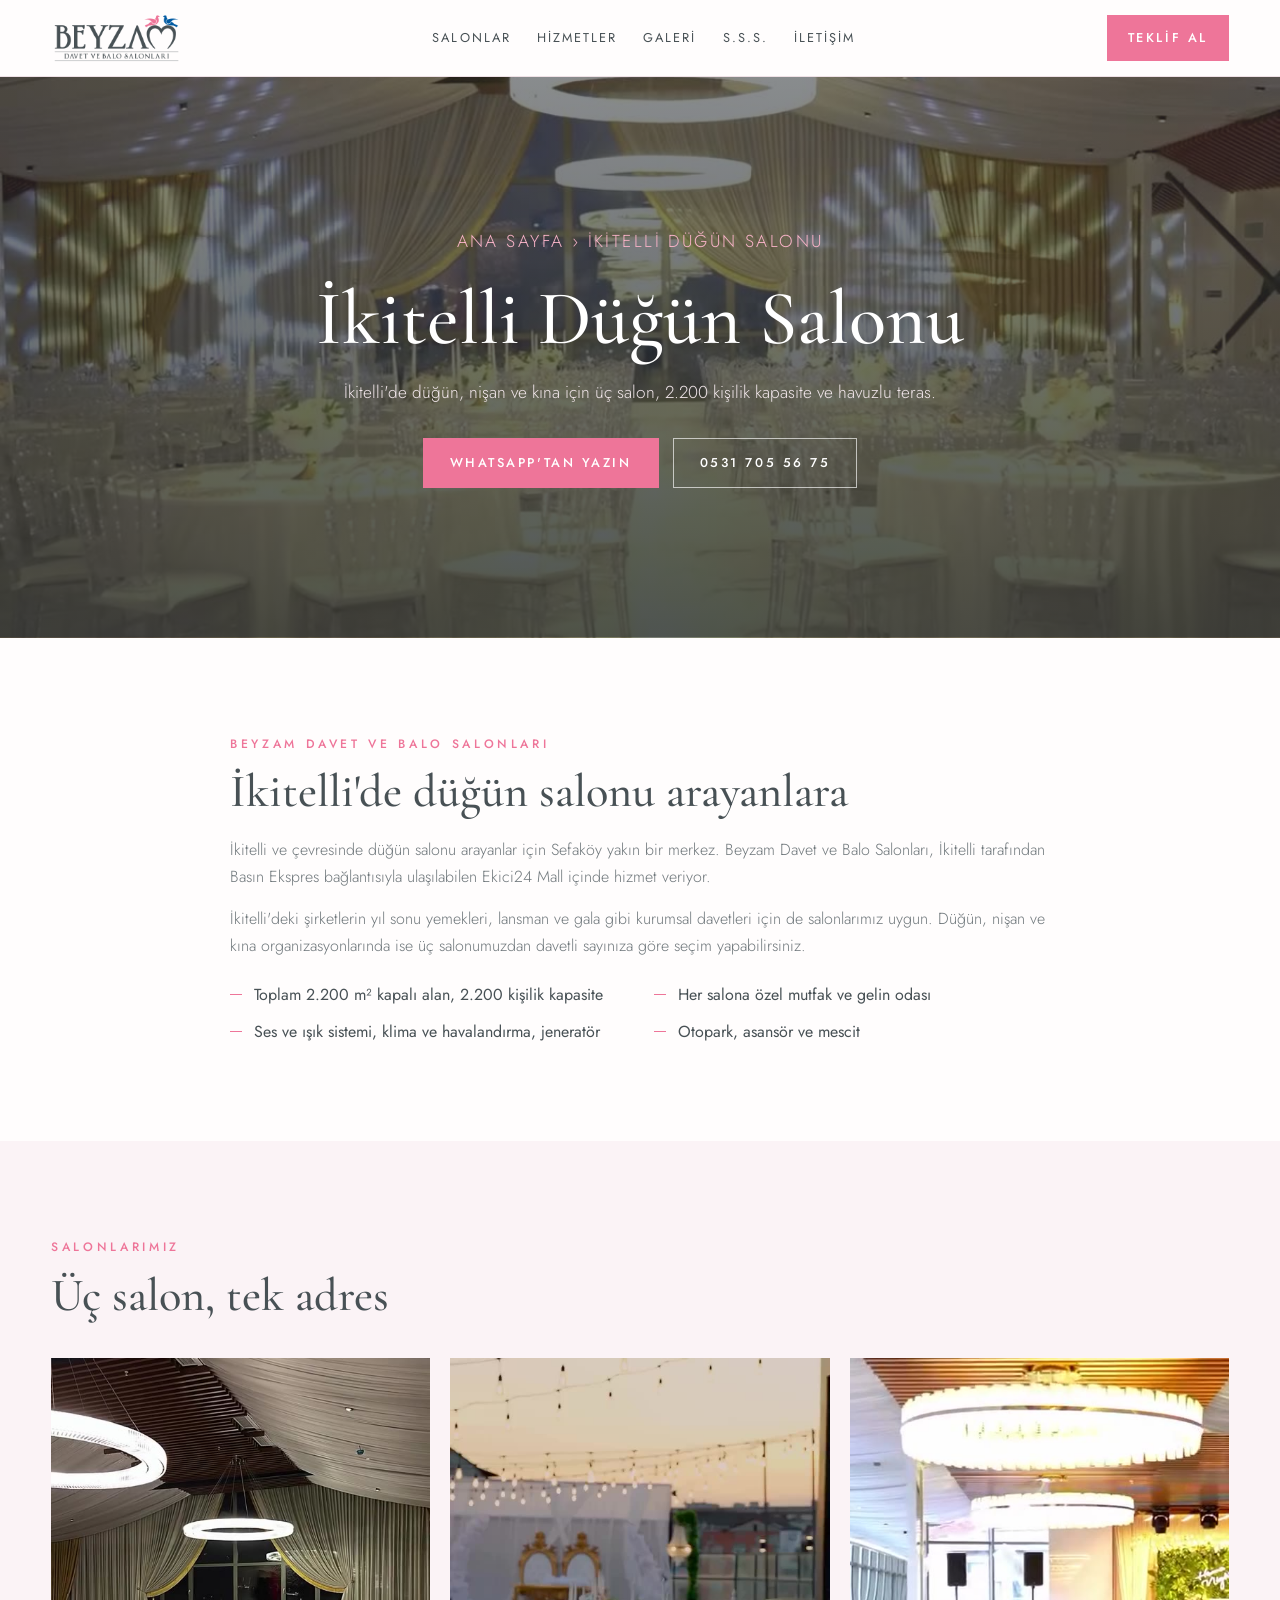
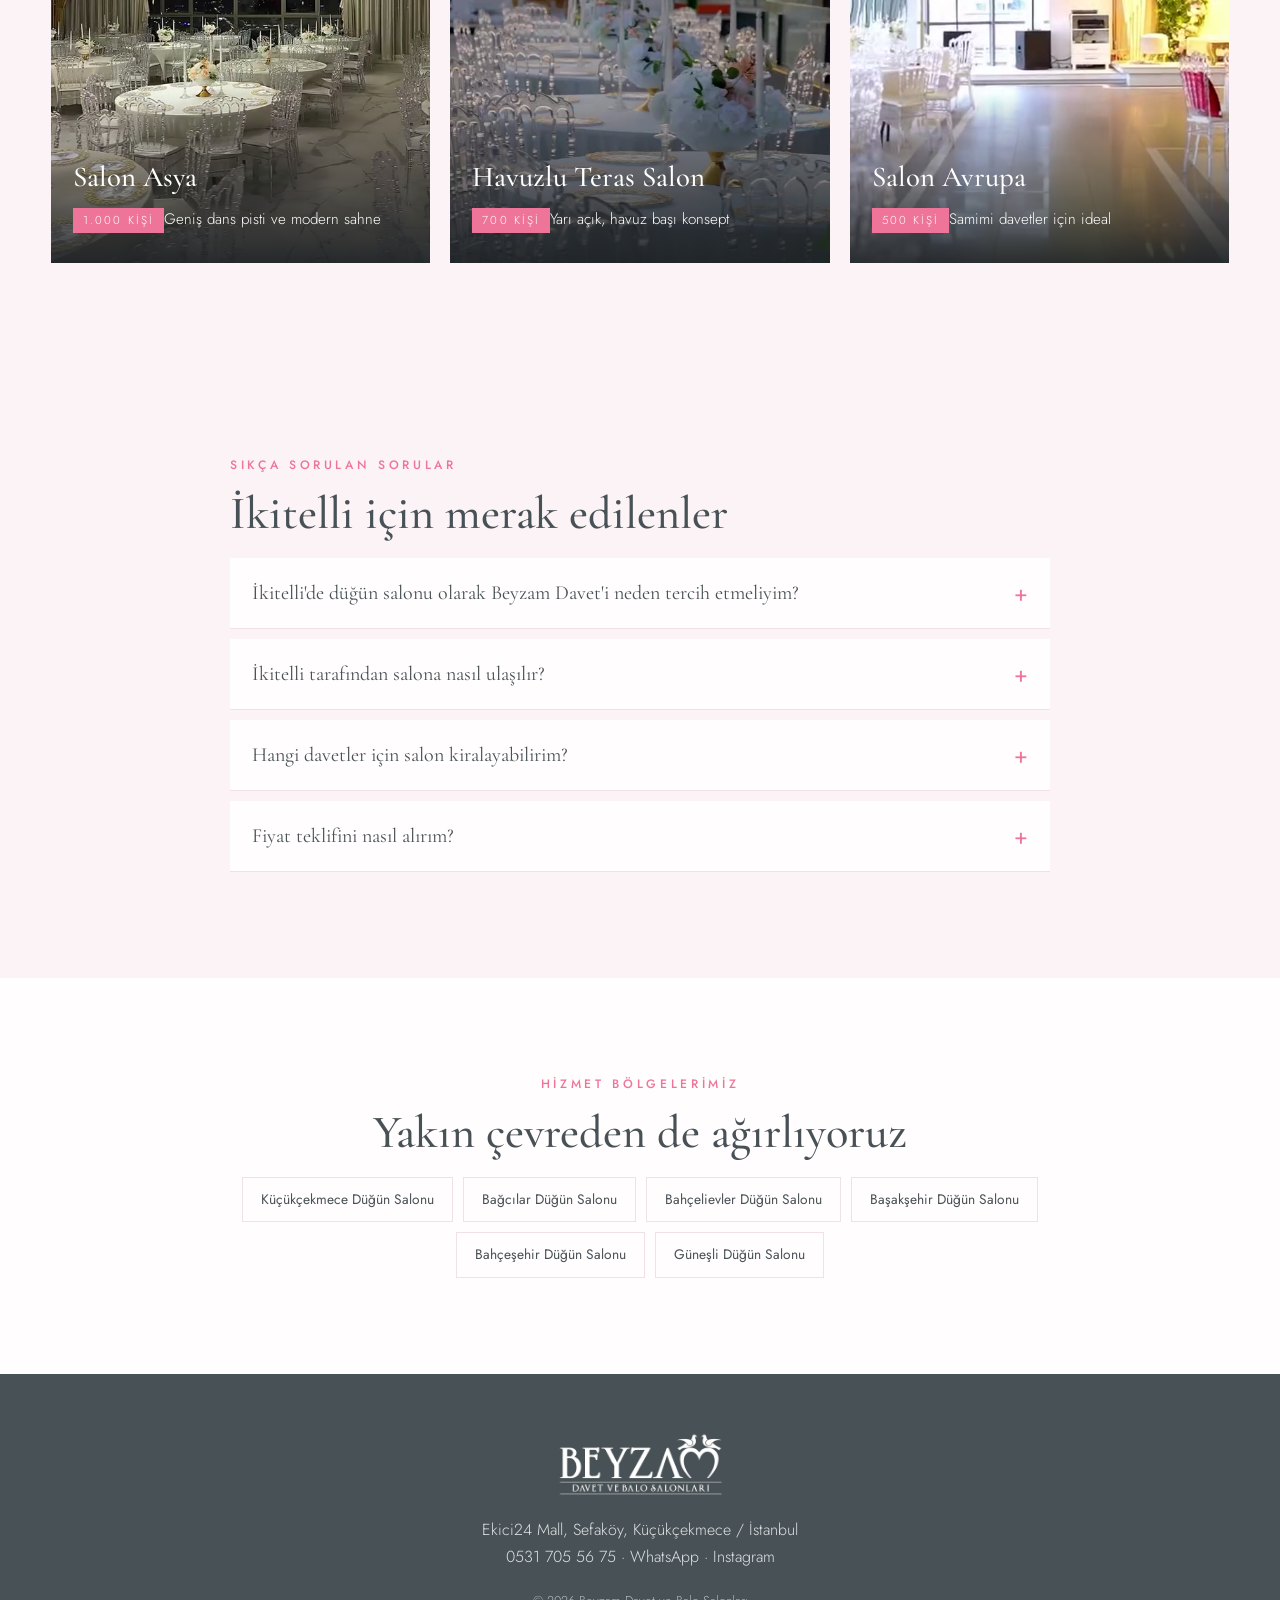
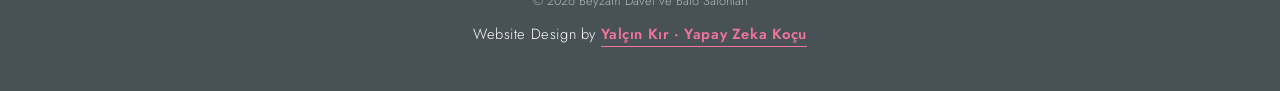
<file: ikitelli-dugun-salonu/index.html>
<!DOCTYPE html>
<html lang="tr"><head><meta charset="utf-8"><meta name="viewport" content="width=device-width, initial-scale=1">
<title>İkitelli Düğün Salonu | Beyzam Davet ve Balo Salonları</title>
<meta name="description" content="İkitelli'de düğün salonu mu arıyorsunuz? Beyzam Davet, Sefaköy Ekici24: Salon Asya 1.000, Havuzlu Teras 700, Salon Avrupa 500 kişi. Teklif alın.">
<meta name="robots" content="index, follow, max-image-preview:large">
<link rel="canonical" href="https://beyzamdavet.com/ikitelli-dugun-salonu/">
<meta property="og:locale" content="tr_TR"><meta property="og:type" content="website"><meta property="og:site_name" content="Beyzam Davet ve Balo Salonları">
<meta property="og:url" content="https://beyzamdavet.com/ikitelli-dugun-salonu/"><meta property="og:title" content="İkitelli Düğün Salonu | Beyzam Davet ve Balo Salonları"><meta property="og:description" content="İkitelli'de düğün salonu mu arıyorsunuz? Beyzam Davet, Sefaköy Ekici24: Salon Asya 1.000, Havuzlu Teras 700, Salon Avrupa 500 kişi. Teklif alın."><meta property="og:image" content="https://beyzamdavet.com/img/og.jpg">
<meta name="twitter:card" content="summary_large_image"><meta name="theme-color" content="#485155">
<link rel="icon" type="image/png" href="/img/favicon.png">
<script type="application/ld+json">[{"@context": "https://schema.org", "@type": ["EventVenue", "LocalBusiness"], "@id": "https://beyzamdavet.com/#salon", "name": "Beyzam Davet ve Balo Salonları", "url": "https://beyzamdavet.com/", "image": "https://beyzamdavet.com/img/og.jpg", "telephone": "+905317055675", "address": {"@type": "PostalAddress", "streetAddress": "Ekici24 Mall, Sefaköy", "addressLocality": "Küçükçekmece", "addressRegion": "İstanbul", "addressCountry": "TR"}, "maximumAttendeeCapacity": 2200, "areaServed": [{"@type": "Place", "name": "İkitelli, İstanbul"}, {"@type": "Place", "name": "İkitelli OSB Mahallesi, Başakşehir"}]}, {"@context": "https://schema.org", "@type": "BreadcrumbList", "itemListElement": [{"@type": "ListItem", "position": 1, "name": "Ana Sayfa", "item": "https://beyzamdavet.com/"}, {"@type": "ListItem", "position": 2, "name": "İkitelli Düğün Salonu", "item": "https://beyzamdavet.com/ikitelli-dugun-salonu/"}]}, {"@context": "https://schema.org", "@type": "FAQPage", "mainEntity": [{"@type": "Question", "name": "İkitelli'de düğün salonu olarak Beyzam Davet'i neden tercih etmeliyim?", "acceptedAnswer": {"@type": "Answer", "text": "Sefaköy merkezde, Ekici24 Mall içinde 2.200 m² kapalı alanda üç salonumuz var: Salon Asya (1.000 kişi), Havuzlu Teras Salon (700 kişi) ve Salon Avrupa (500 kişi). Her salonun kendi mutfağı, gelin odası, ses ve ışık sistemi bulunuyor."}}, {"@type": "Question", "name": "İkitelli tarafından salona nasıl ulaşılır?", "acceptedAnswer": {"@type": "Answer", "text": "Adresimiz: Ekici24 Mall, Sefaköy, Küçükçekmece / İstanbul. Ana sayfamızdaki harita ve “Yol Tarifi” bağlantısıyla konumumuzu açabilirsiniz. Tesisimizde otopark bulunuyor."}}, {"@type": "Question", "name": "Hangi davetler için salon kiralayabilirim?", "acceptedAnswer": {"@type": "Answer", "text": "Düğün, nişan, söz, kına gecesi, nikah, sünnet düğünü, mezuniyet, kurumsal davet, gala, lansman ve kokteyl organizasyonları düzenliyoruz."}}, {"@type": "Question", "name": "Fiyat teklifini nasıl alırım?", "acceptedAnswer": {"@type": "Answer", "text": "0531 705 56 75 numaralı telefondan arayabilir ya da WhatsApp'tan yazabilirsiniz. Tarih, salon ve kişi sayısına göre size özel teklif hazırlıyoruz."}}]}]</script>
<link rel="preconnect" href="https://fonts.googleapis.com"><link rel="preconnect" href="https://fonts.gstatic.com" crossorigin>
<link href="https://fonts.googleapis.com/css2?family=Cormorant+Garamond:ital,wght@0,500;0,600;1,500&family=Jost:wght@300;400;500;600&display=swap" rel="stylesheet">
<link rel="stylesheet" href="/bolge.css">
</head><body>
<header class="nav"><div class="wrap"><a href="/" class="logo"><img src="/img/logo.png" alt="Beyzam Davet ve Balo Salonları" width="150" height="60"></a>
<nav><a href="/#salonlar">Salonlar</a><a href="/#hizmetler">Hizmetler</a><a href="/#galeri">Galeri</a><a href="/#sss">S.S.S.</a><a href="/#iletisim">İletişim</a></nav>
<a class="btn fill" href="/#iletisim">Teklif Al</a></div></header>
<main>
<section class="hero" style="background-image:linear-gradient(180deg,rgba(40,46,49,.55),rgba(40,46,49,.82)),url(/img/og.jpg)"><div class="wrap">
<p class="crumb"><a href="/">Ana Sayfa</a> › İkitelli Düğün Salonu</p>
<h1>İkitelli Düğün Salonu</h1>
<p>İkitelli'de düğün, nişan ve kına için üç salon, 2.200 kişilik kapasite ve havuzlu teras.</p>
<div class="cta"><a class="btn fill" href="https://wa.me/905317055675?text=Merhaba,%20İkitelli%20tarafından%20yazıyorum.%20Düğün%20salonu%20için%20bilgi%20almak%20istiyorum." target="_blank" rel="noopener">WhatsApp'tan Yazın</a><a class="btn ghost" href="tel:+905317055675">0531 705 56 75</a></div></div></section>
<section><div class="wrap narrow"><span class="eyebrow">Beyzam Davet ve Balo Salonları</span><h2>İkitelli'de düğün salonu arayanlara</h2><p>İkitelli ve çevresinde düğün salonu arayanlar için Sefaköy yakın bir merkez. Beyzam Davet ve Balo Salonları, İkitelli tarafından Basın Ekspres bağlantısıyla ulaşılabilen Ekici24 Mall içinde hizmet veriyor.</p><p>İkitelli'deki şirketlerin yıl sonu yemekleri, lansman ve gala gibi kurumsal davetleri için de salonlarımız uygun. Düğün, nişan ve kına organizasyonlarında ise üç salonumuzdan davetli sayınıza göre seçim yapabilirsiniz.</p>
<ul class="ticks"><li>Toplam 2.200 m² kapalı alan, 2.200 kişilik kapasite</li><li>Her salona özel mutfak ve gelin odası</li><li>Ses ve ışık sistemi, klima ve havalandırma, jeneratör</li><li>Otopark, asansör ve mescit</li></ul></div></section>
<section class="alt"><div class="wrap"><span class="eyebrow">Salonlarımız</span><h2>Üç salon, tek adres</h2><div class="halls"><a class="hall" href="/#salonlar"><img src="/img/salon-asya.jpg" alt="Salon Asya, İkitelli düğün salonu" loading="lazy" width="540" height="960"><span><b>Salon Asya</b><i>1.000 kişi</i>Geniş dans pisti ve modern sahne</span></a><a class="hall" href="/#salonlar"><img src="/img/hero.jpg" alt="Havuzlu Teras Salon, İkitelli düğün salonu" loading="lazy" width="540" height="960"><span><b>Havuzlu Teras Salon</b><i>700 kişi</i>Yarı açık, havuz başı konsept</span></a><a class="hall" href="/#salonlar"><img src="/img/salon-avrupa.jpg" alt="Salon Avrupa, İkitelli düğün salonu" loading="lazy" width="540" height="960"><span><b>Salon Avrupa</b><i>500 kişi</i>Samimi davetler için ideal</span></a></div></div></section>

<section class="alt"><div class="wrap narrow"><span class="eyebrow">Sıkça Sorulan Sorular</span><h2>İkitelli için merak edilenler</h2><details><summary>İkitelli'de düğün salonu olarak Beyzam Davet'i neden tercih etmeliyim?</summary><p>Sefaköy merkezde, Ekici24 Mall içinde 2.200 m² kapalı alanda üç salonumuz var: Salon Asya (1.000 kişi), Havuzlu Teras Salon (700 kişi) ve Salon Avrupa (500 kişi). Her salonun kendi mutfağı, gelin odası, ses ve ışık sistemi bulunuyor.</p></details><details><summary>İkitelli tarafından salona nasıl ulaşılır?</summary><p>Adresimiz: Ekici24 Mall, Sefaköy, Küçükçekmece / İstanbul. Ana sayfamızdaki harita ve “Yol Tarifi” bağlantısıyla konumumuzu açabilirsiniz. Tesisimizde otopark bulunuyor.</p></details><details><summary>Hangi davetler için salon kiralayabilirim?</summary><p>Düğün, nişan, söz, kına gecesi, nikah, sünnet düğünü, mezuniyet, kurumsal davet, gala, lansman ve kokteyl organizasyonları düzenliyoruz.</p></details><details><summary>Fiyat teklifini nasıl alırım?</summary><p>0531 705 56 75 numaralı telefondan arayabilir ya da WhatsApp'tan yazabilirsiniz. Tarih, salon ve kişi sayısına göre size özel teklif hazırlıyoruz.</p></details></div></section>
<section><div class="wrap narrow center"><span class="eyebrow">Hizmet Bölgelerimiz</span><h2>Yakın çevreden de ağırlıyoruz</h2><div class="chips"><a href="/kucukcekmece-dugun-salonu/">Küçükçekmece Düğün Salonu</a><a href="/bagcilar-dugun-salonu/">Bağcılar Düğün Salonu</a><a href="/bahcelievler-dugun-salonu/">Bahçelievler Düğün Salonu</a><a href="/basaksehir-dugun-salonu/">Başakşehir Düğün Salonu</a><a href="/bahcesehir-dugun-salonu/">Bahçeşehir Düğün Salonu</a><a href="/gunesli-dugun-salonu/">Güneşli Düğün Salonu</a></div></div></section>
</main>
<footer><div class="wrap"><img src="/img/logo-beyaz.png" alt="Beyzam Davet ve Balo Salonları" width="170" height="68"><p>Ekici24 Mall, Sefaköy, Küçükçekmece / İstanbul<br><a href="tel:+905317055675">0531 705 56 75</a> · <a href="https://wa.me/905317055675?text=Merhaba,%20İkitelli%20tarafından%20yazıyorum.%20Düğün%20salonu%20için%20bilgi%20almak%20istiyorum." target="_blank" rel="noopener">WhatsApp</a> · <a href="https://www.instagram.com/beyzamdavetkurumsal/" target="_blank" rel="noopener">Instagram</a></p><p class="copy">© 2026 Beyzam Davet ve Balo Salonları<br><span class="credit">Website Design by <a href="https://wa.me/905458506838" target="_blank" rel="noopener">Yalçın Kır · Yapay Zeka Koçu</a></span></p></div></footer>
<div class="mobilebar"><a href="tel:+905317055675">Hemen Ara</a><a href="https://wa.me/905317055675?text=Merhaba,%20İkitelli%20tarafından%20yazıyorum.%20Düğün%20salonu%20için%20bilgi%20almak%20istiyorum." target="_blank" rel="noopener">WhatsApp</a></div>
</body></html>
</file>
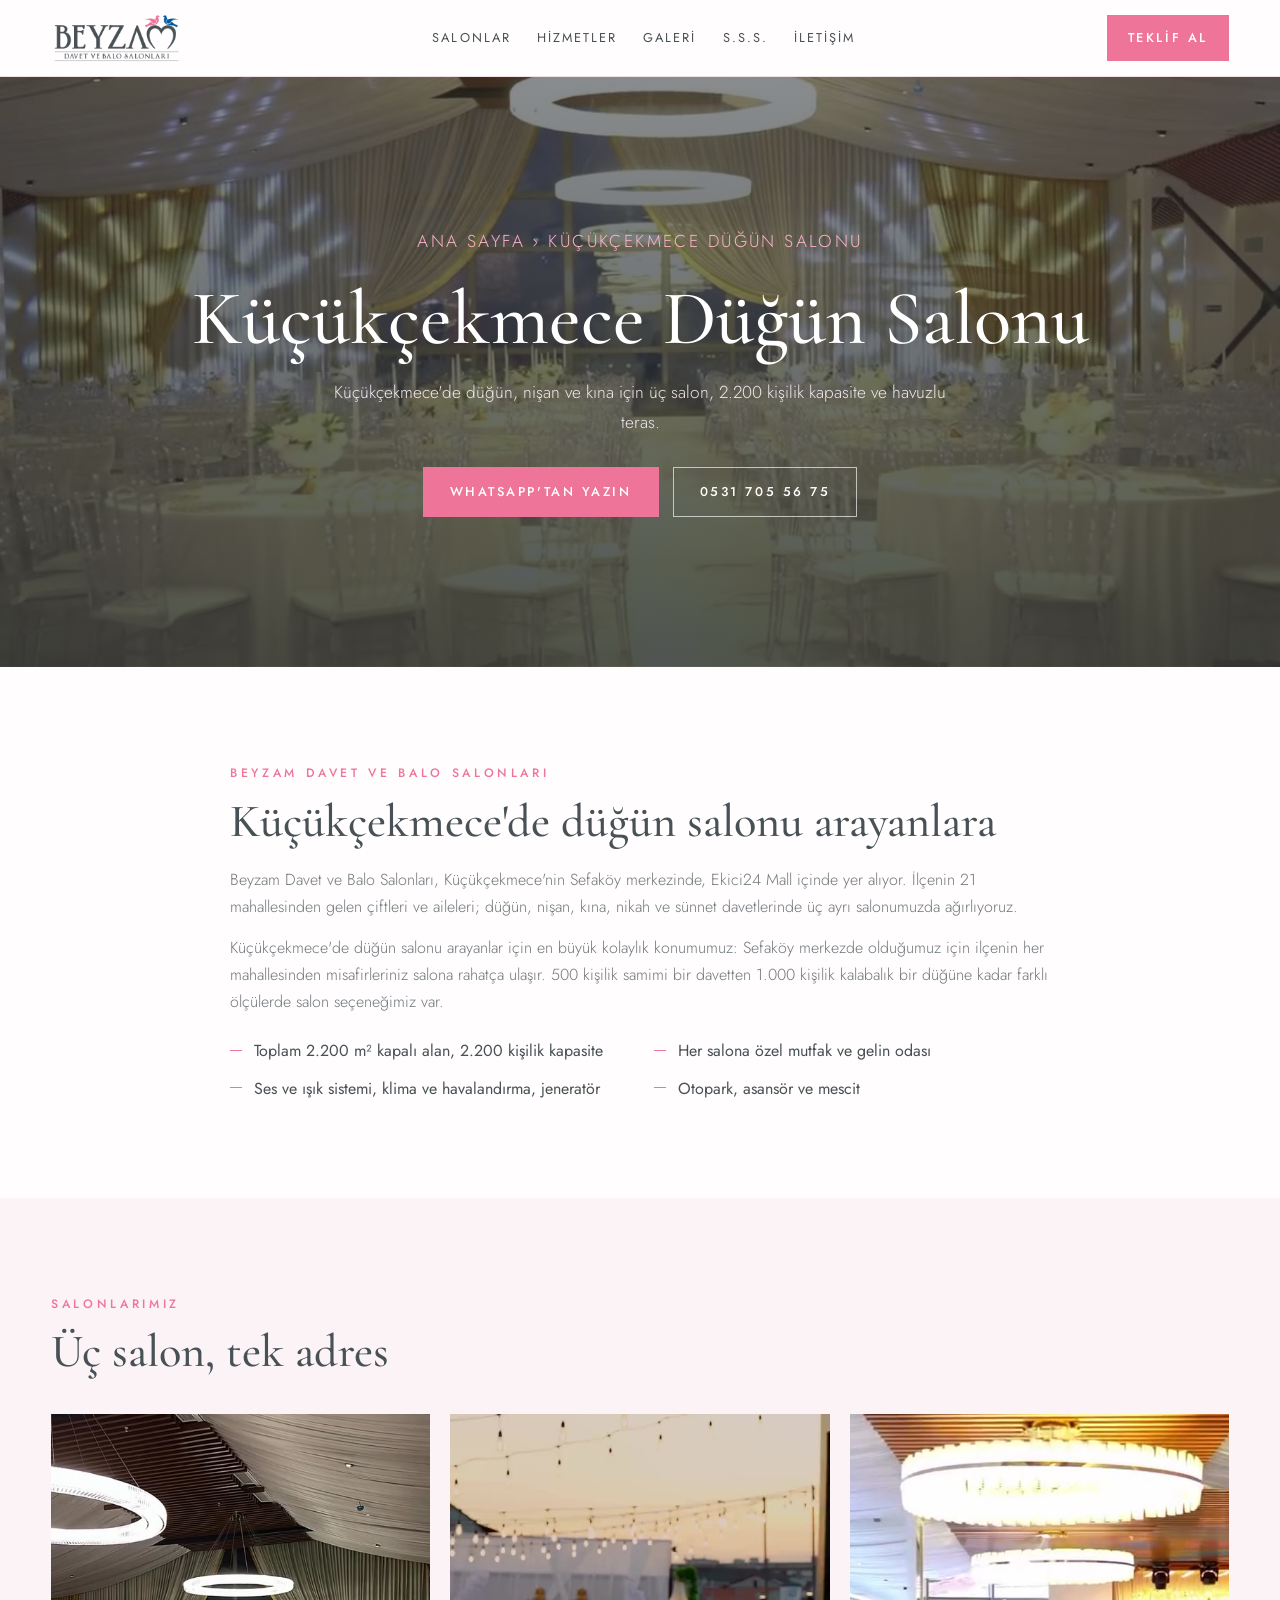
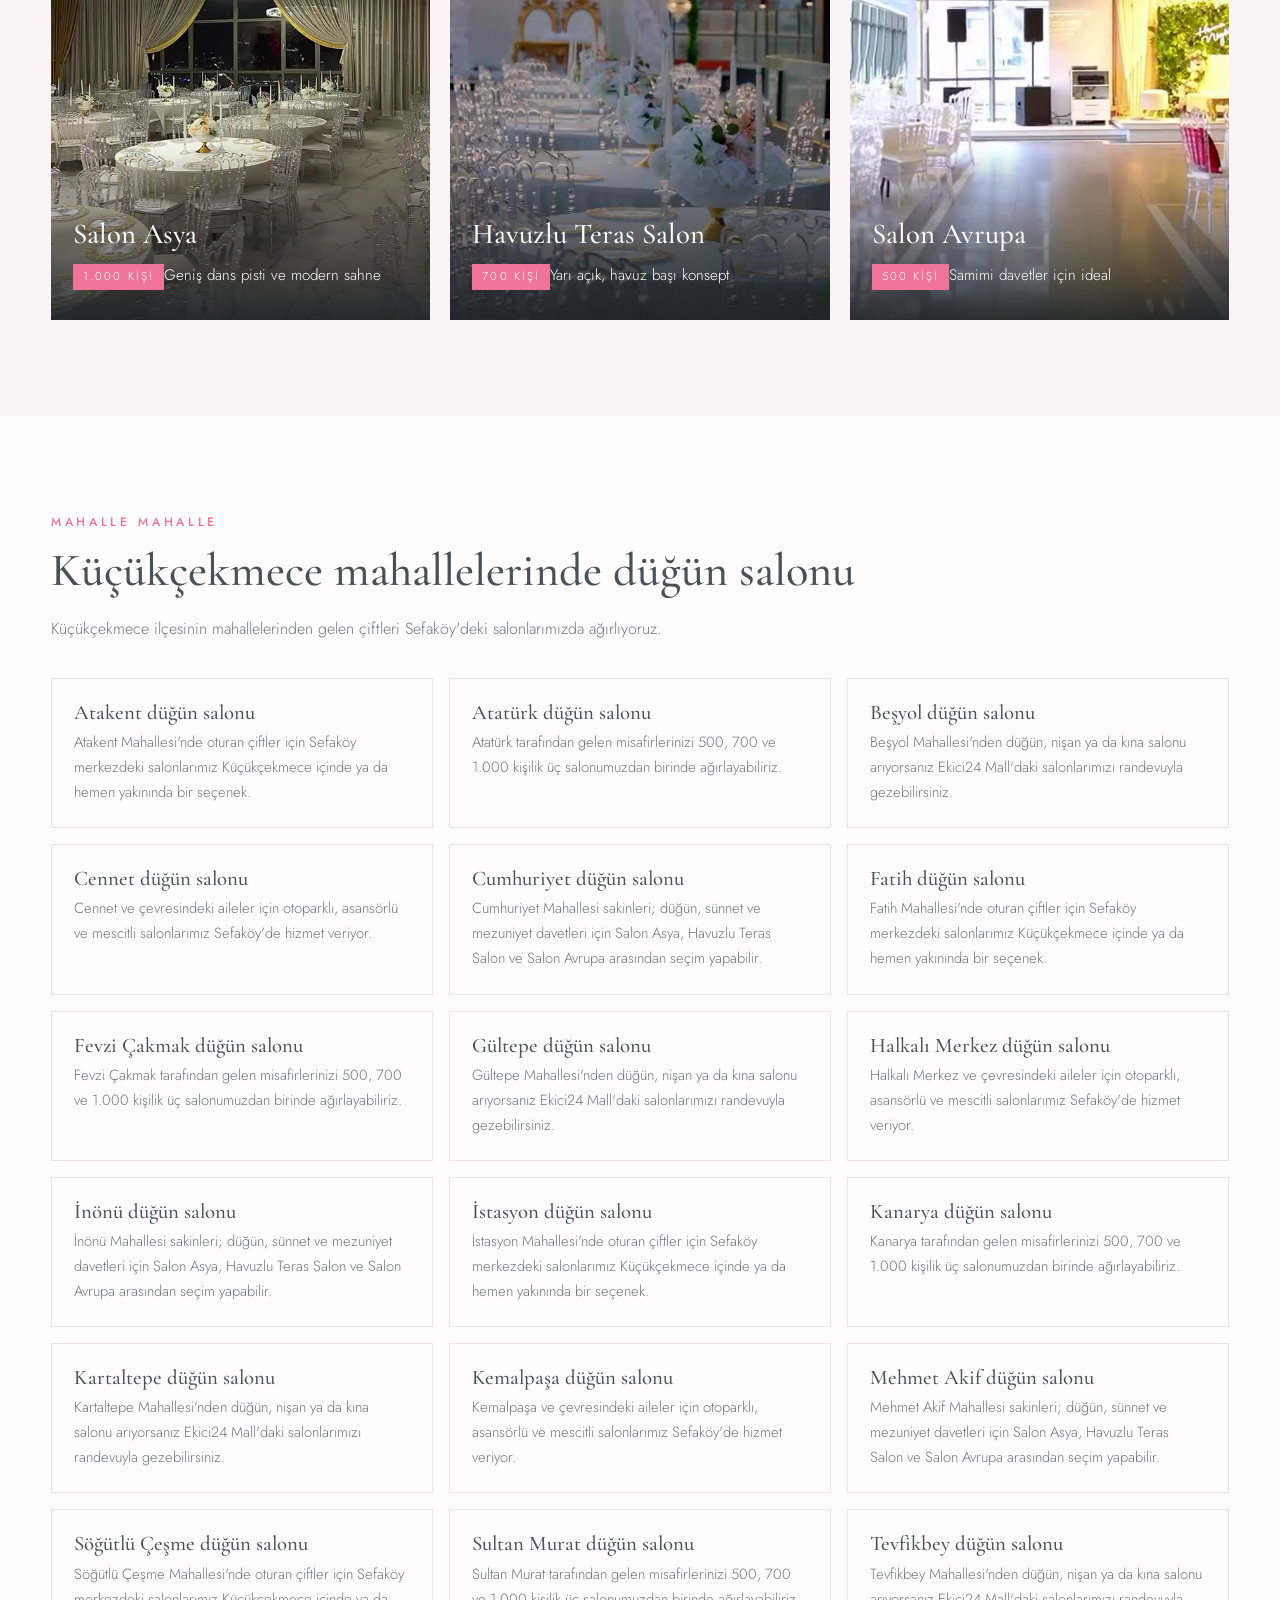
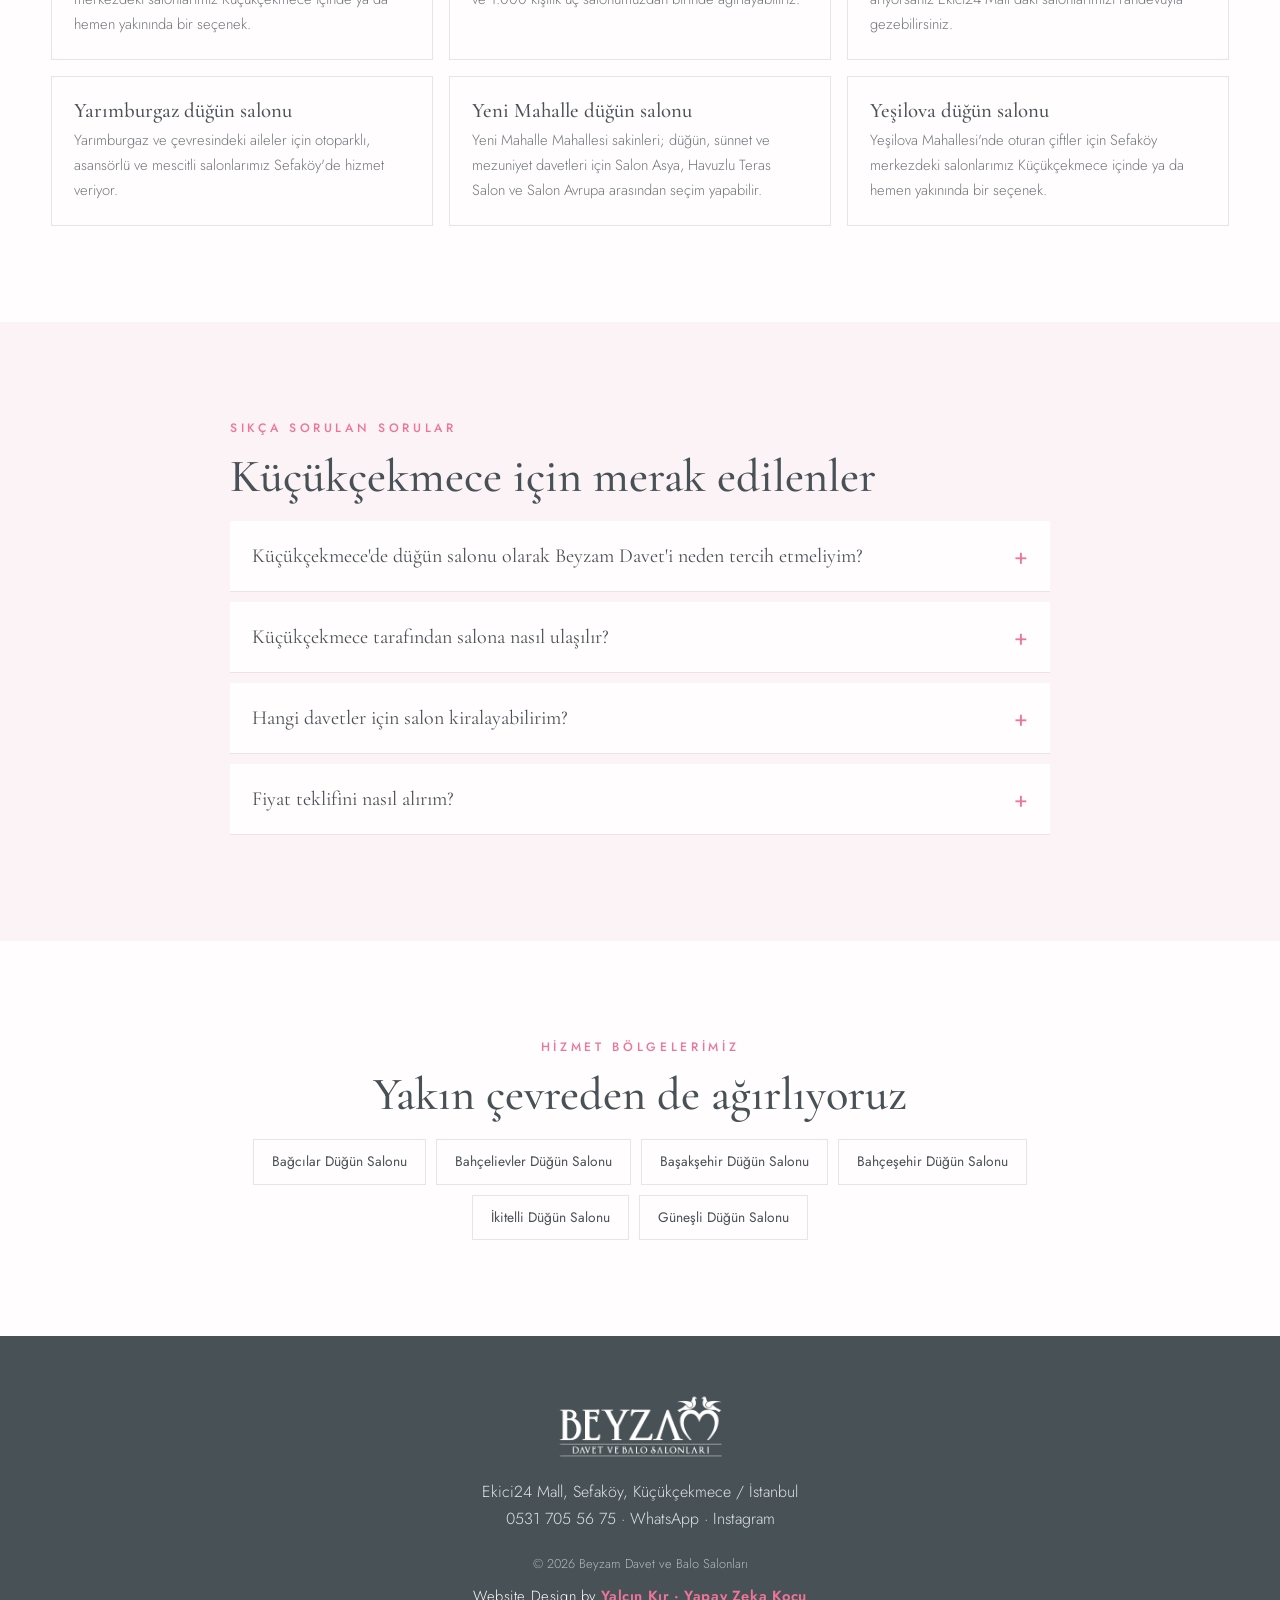
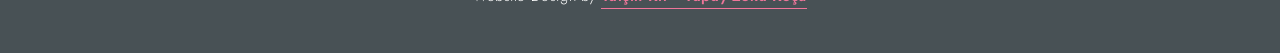
<file: kucukcekmece-dugun-salonu/index.html>
<!DOCTYPE html>
<html lang="tr"><head><meta charset="utf-8"><meta name="viewport" content="width=device-width, initial-scale=1">
<title>Küçükçekmece Düğün Salonu | Beyzam Davet ve Balo Salonları</title>
<meta name="description" content="Küçükçekmece'de düğün salonu mu arıyorsunuz? Beyzam Davet, Sefaköy Ekici24: Salon Asya 1.000, Havuzlu Teras 700, Salon Avrupa 500 kişi. Teklif alın.">
<meta name="robots" content="index, follow, max-image-preview:large">
<link rel="canonical" href="https://beyzamdavet.com/kucukcekmece-dugun-salonu/">
<meta property="og:locale" content="tr_TR"><meta property="og:type" content="website"><meta property="og:site_name" content="Beyzam Davet ve Balo Salonları">
<meta property="og:url" content="https://beyzamdavet.com/kucukcekmece-dugun-salonu/"><meta property="og:title" content="Küçükçekmece Düğün Salonu | Beyzam Davet ve Balo Salonları"><meta property="og:description" content="Küçükçekmece'de düğün salonu mu arıyorsunuz? Beyzam Davet, Sefaköy Ekici24: Salon Asya 1.000, Havuzlu Teras 700, Salon Avrupa 500 kişi. Teklif alın."><meta property="og:image" content="https://beyzamdavet.com/img/og.jpg">
<meta name="twitter:card" content="summary_large_image"><meta name="theme-color" content="#485155">
<link rel="icon" type="image/png" href="/img/favicon.png">
<script type="application/ld+json">[{"@context": "https://schema.org", "@type": ["EventVenue", "LocalBusiness"], "@id": "https://beyzamdavet.com/#salon", "name": "Beyzam Davet ve Balo Salonları", "url": "https://beyzamdavet.com/", "image": "https://beyzamdavet.com/img/og.jpg", "telephone": "+905317055675", "address": {"@type": "PostalAddress", "streetAddress": "Ekici24 Mall, Sefaköy", "addressLocality": "Küçükçekmece", "addressRegion": "İstanbul", "addressCountry": "TR"}, "maximumAttendeeCapacity": 2200, "areaServed": [{"@type": "Place", "name": "Küçükçekmece, İstanbul"}, {"@type": "Place", "name": "Atakent Mahallesi, Küçükçekmece"}, {"@type": "Place", "name": "Atatürk Mahallesi, Küçükçekmece"}, {"@type": "Place", "name": "Beşyol Mahallesi, Küçükçekmece"}, {"@type": "Place", "name": "Cennet Mahallesi, Küçükçekmece"}, {"@type": "Place", "name": "Cumhuriyet Mahallesi, Küçükçekmece"}, {"@type": "Place", "name": "Fatih Mahallesi, Küçükçekmece"}, {"@type": "Place", "name": "Fevzi Çakmak Mahallesi, Küçükçekmece"}, {"@type": "Place", "name": "Gültepe Mahallesi, Küçükçekmece"}, {"@type": "Place", "name": "Halkalı Merkez Mahallesi, Küçükçekmece"}, {"@type": "Place", "name": "İnönü Mahallesi, Küçükçekmece"}, {"@type": "Place", "name": "İstasyon Mahallesi, Küçükçekmece"}, {"@type": "Place", "name": "Kanarya Mahallesi, Küçükçekmece"}, {"@type": "Place", "name": "Kartaltepe Mahallesi, Küçükçekmece"}, {"@type": "Place", "name": "Kemalpaşa Mahallesi, Küçükçekmece"}, {"@type": "Place", "name": "Mehmet Akif Mahallesi, Küçükçekmece"}, {"@type": "Place", "name": "Söğütlü Çeşme Mahallesi, Küçükçekmece"}, {"@type": "Place", "name": "Sultan Murat Mahallesi, Küçükçekmece"}, {"@type": "Place", "name": "Tevfikbey Mahallesi, Küçükçekmece"}, {"@type": "Place", "name": "Yarımburgaz Mahallesi, Küçükçekmece"}, {"@type": "Place", "name": "Yeni Mahalle Mahallesi, Küçükçekmece"}, {"@type": "Place", "name": "Yeşilova Mahallesi, Küçükçekmece"}]}, {"@context": "https://schema.org", "@type": "BreadcrumbList", "itemListElement": [{"@type": "ListItem", "position": 1, "name": "Ana Sayfa", "item": "https://beyzamdavet.com/"}, {"@type": "ListItem", "position": 2, "name": "Küçükçekmece Düğün Salonu", "item": "https://beyzamdavet.com/kucukcekmece-dugun-salonu/"}]}, {"@context": "https://schema.org", "@type": "FAQPage", "mainEntity": [{"@type": "Question", "name": "Küçükçekmece'de düğün salonu olarak Beyzam Davet'i neden tercih etmeliyim?", "acceptedAnswer": {"@type": "Answer", "text": "Sefaköy merkezde, Ekici24 Mall içinde 2.200 m² kapalı alanda üç salonumuz var: Salon Asya (1.000 kişi), Havuzlu Teras Salon (700 kişi) ve Salon Avrupa (500 kişi). Her salonun kendi mutfağı, gelin odası, ses ve ışık sistemi bulunuyor."}}, {"@type": "Question", "name": "Küçükçekmece tarafından salona nasıl ulaşılır?", "acceptedAnswer": {"@type": "Answer", "text": "Adresimiz: Ekici24 Mall, Sefaköy, Küçükçekmece / İstanbul. Ana sayfamızdaki harita ve “Yol Tarifi” bağlantısıyla konumumuzu açabilirsiniz. Tesisimizde otopark bulunuyor."}}, {"@type": "Question", "name": "Hangi davetler için salon kiralayabilirim?", "acceptedAnswer": {"@type": "Answer", "text": "Düğün, nişan, söz, kına gecesi, nikah, sünnet düğünü, mezuniyet, kurumsal davet, gala, lansman ve kokteyl organizasyonları düzenliyoruz."}}, {"@type": "Question", "name": "Fiyat teklifini nasıl alırım?", "acceptedAnswer": {"@type": "Answer", "text": "0531 705 56 75 numaralı telefondan arayabilir ya da WhatsApp'tan yazabilirsiniz. Tarih, salon ve kişi sayısına göre size özel teklif hazırlıyoruz."}}]}]</script>
<link rel="preconnect" href="https://fonts.googleapis.com"><link rel="preconnect" href="https://fonts.gstatic.com" crossorigin>
<link href="https://fonts.googleapis.com/css2?family=Cormorant+Garamond:ital,wght@0,500;0,600;1,500&family=Jost:wght@300;400;500;600&display=swap" rel="stylesheet">
<link rel="stylesheet" href="/bolge.css">
</head><body>
<header class="nav"><div class="wrap"><a href="/" class="logo"><img src="/img/logo.png" alt="Beyzam Davet ve Balo Salonları" width="150" height="60"></a>
<nav><a href="/#salonlar">Salonlar</a><a href="/#hizmetler">Hizmetler</a><a href="/#galeri">Galeri</a><a href="/#sss">S.S.S.</a><a href="/#iletisim">İletişim</a></nav>
<a class="btn fill" href="/#iletisim">Teklif Al</a></div></header>
<main>
<section class="hero" style="background-image:linear-gradient(180deg,rgba(40,46,49,.55),rgba(40,46,49,.82)),url(/img/og.jpg)"><div class="wrap">
<p class="crumb"><a href="/">Ana Sayfa</a> › Küçükçekmece Düğün Salonu</p>
<h1>Küçükçekmece Düğün Salonu</h1>
<p>Küçükçekmece'de düğün, nişan ve kına için üç salon, 2.200 kişilik kapasite ve havuzlu teras.</p>
<div class="cta"><a class="btn fill" href="https://wa.me/905317055675?text=Merhaba,%20Küçükçekmece%20tarafından%20yazıyorum.%20Düğün%20salonu%20için%20bilgi%20almak%20istiyorum." target="_blank" rel="noopener">WhatsApp'tan Yazın</a><a class="btn ghost" href="tel:+905317055675">0531 705 56 75</a></div></div></section>
<section><div class="wrap narrow"><span class="eyebrow">Beyzam Davet ve Balo Salonları</span><h2>Küçükçekmece'de düğün salonu arayanlara</h2><p>Beyzam Davet ve Balo Salonları, Küçükçekmece'nin Sefaköy merkezinde, Ekici24 Mall içinde yer alıyor. İlçenin 21 mahallesinden gelen çiftleri ve aileleri; düğün, nişan, kına, nikah ve sünnet davetlerinde üç ayrı salonumuzda ağırlıyoruz.</p><p>Küçükçekmece'de düğün salonu arayanlar için en büyük kolaylık konumumuz: Sefaköy merkezde olduğumuz için ilçenin her mahallesinden misafirleriniz salona rahatça ulaşır. 500 kişilik samimi bir davetten 1.000 kişilik kalabalık bir düğüne kadar farklı ölçülerde salon seçeneğimiz var.</p>
<ul class="ticks"><li>Toplam 2.200 m² kapalı alan, 2.200 kişilik kapasite</li><li>Her salona özel mutfak ve gelin odası</li><li>Ses ve ışık sistemi, klima ve havalandırma, jeneratör</li><li>Otopark, asansör ve mescit</li></ul></div></section>
<section class="alt"><div class="wrap"><span class="eyebrow">Salonlarımız</span><h2>Üç salon, tek adres</h2><div class="halls"><a class="hall" href="/#salonlar"><img src="/img/salon-asya.jpg" alt="Salon Asya, Küçükçekmece düğün salonu" loading="lazy" width="540" height="960"><span><b>Salon Asya</b><i>1.000 kişi</i>Geniş dans pisti ve modern sahne</span></a><a class="hall" href="/#salonlar"><img src="/img/hero.jpg" alt="Havuzlu Teras Salon, Küçükçekmece düğün salonu" loading="lazy" width="540" height="960"><span><b>Havuzlu Teras Salon</b><i>700 kişi</i>Yarı açık, havuz başı konsept</span></a><a class="hall" href="/#salonlar"><img src="/img/salon-avrupa.jpg" alt="Salon Avrupa, Küçükçekmece düğün salonu" loading="lazy" width="540" height="960"><span><b>Salon Avrupa</b><i>500 kişi</i>Samimi davetler için ideal</span></a></div></div></section>
<section><div class="wrap"><span class="eyebrow">Mahalle Mahalle</span><h2>Küçükçekmece mahallelerinde düğün salonu</h2><p class="lead">Küçükçekmece ilçesinin mahallelerinden gelen çiftleri Sefaköy'deki salonlarımızda ağırlıyoruz.</p><div class="mah"><article><h3>Atakent düğün salonu</h3><p>Atakent Mahallesi'nde oturan çiftler için Sefaköy merkezdeki salonlarımız Küçükçekmece içinde ya da hemen yakınında bir seçenek.</p></article><article><h3>Atatürk düğün salonu</h3><p>Atatürk tarafından gelen misafirlerinizi 500, 700 ve 1.000 kişilik üç salonumuzdan birinde ağırlayabiliriz.</p></article><article><h3>Beşyol düğün salonu</h3><p>Beşyol Mahallesi'nden düğün, nişan ya da kına salonu arıyorsanız Ekici24 Mall'daki salonlarımızı randevuyla gezebilirsiniz.</p></article><article><h3>Cennet düğün salonu</h3><p>Cennet ve çevresindeki aileler için otoparklı, asansörlü ve mescitli salonlarımız Sefaköy'de hizmet veriyor.</p></article><article><h3>Cumhuriyet düğün salonu</h3><p>Cumhuriyet Mahallesi sakinleri; düğün, sünnet ve mezuniyet davetleri için Salon Asya, Havuzlu Teras Salon ve Salon Avrupa arasından seçim yapabilir.</p></article><article><h3>Fatih düğün salonu</h3><p>Fatih Mahallesi'nde oturan çiftler için Sefaköy merkezdeki salonlarımız Küçükçekmece içinde ya da hemen yakınında bir seçenek.</p></article><article><h3>Fevzi Çakmak düğün salonu</h3><p>Fevzi Çakmak tarafından gelen misafirlerinizi 500, 700 ve 1.000 kişilik üç salonumuzdan birinde ağırlayabiliriz.</p></article><article><h3>Gültepe düğün salonu</h3><p>Gültepe Mahallesi'nden düğün, nişan ya da kına salonu arıyorsanız Ekici24 Mall'daki salonlarımızı randevuyla gezebilirsiniz.</p></article><article><h3>Halkalı Merkez düğün salonu</h3><p>Halkalı Merkez ve çevresindeki aileler için otoparklı, asansörlü ve mescitli salonlarımız Sefaköy'de hizmet veriyor.</p></article><article><h3>İnönü düğün salonu</h3><p>İnönü Mahallesi sakinleri; düğün, sünnet ve mezuniyet davetleri için Salon Asya, Havuzlu Teras Salon ve Salon Avrupa arasından seçim yapabilir.</p></article><article><h3>İstasyon düğün salonu</h3><p>İstasyon Mahallesi'nde oturan çiftler için Sefaköy merkezdeki salonlarımız Küçükçekmece içinde ya da hemen yakınında bir seçenek.</p></article><article><h3>Kanarya düğün salonu</h3><p>Kanarya tarafından gelen misafirlerinizi 500, 700 ve 1.000 kişilik üç salonumuzdan birinde ağırlayabiliriz.</p></article><article><h3>Kartaltepe düğün salonu</h3><p>Kartaltepe Mahallesi'nden düğün, nişan ya da kına salonu arıyorsanız Ekici24 Mall'daki salonlarımızı randevuyla gezebilirsiniz.</p></article><article><h3>Kemalpaşa düğün salonu</h3><p>Kemalpaşa ve çevresindeki aileler için otoparklı, asansörlü ve mescitli salonlarımız Sefaköy'de hizmet veriyor.</p></article><article><h3>Mehmet Akif düğün salonu</h3><p>Mehmet Akif Mahallesi sakinleri; düğün, sünnet ve mezuniyet davetleri için Salon Asya, Havuzlu Teras Salon ve Salon Avrupa arasından seçim yapabilir.</p></article><article><h3>Söğütlü Çeşme düğün salonu</h3><p>Söğütlü Çeşme Mahallesi'nde oturan çiftler için Sefaköy merkezdeki salonlarımız Küçükçekmece içinde ya da hemen yakınında bir seçenek.</p></article><article><h3>Sultan Murat düğün salonu</h3><p>Sultan Murat tarafından gelen misafirlerinizi 500, 700 ve 1.000 kişilik üç salonumuzdan birinde ağırlayabiliriz.</p></article><article><h3>Tevfikbey düğün salonu</h3><p>Tevfikbey Mahallesi'nden düğün, nişan ya da kına salonu arıyorsanız Ekici24 Mall'daki salonlarımızı randevuyla gezebilirsiniz.</p></article><article><h3>Yarımburgaz düğün salonu</h3><p>Yarımburgaz ve çevresindeki aileler için otoparklı, asansörlü ve mescitli salonlarımız Sefaköy'de hizmet veriyor.</p></article><article><h3>Yeni Mahalle düğün salonu</h3><p>Yeni Mahalle Mahallesi sakinleri; düğün, sünnet ve mezuniyet davetleri için Salon Asya, Havuzlu Teras Salon ve Salon Avrupa arasından seçim yapabilir.</p></article><article><h3>Yeşilova düğün salonu</h3><p>Yeşilova Mahallesi'nde oturan çiftler için Sefaköy merkezdeki salonlarımız Küçükçekmece içinde ya da hemen yakınında bir seçenek.</p></article></div></div></section>
<section class="alt"><div class="wrap narrow"><span class="eyebrow">Sıkça Sorulan Sorular</span><h2>Küçükçekmece için merak edilenler</h2><details><summary>Küçükçekmece'de düğün salonu olarak Beyzam Davet'i neden tercih etmeliyim?</summary><p>Sefaköy merkezde, Ekici24 Mall içinde 2.200 m² kapalı alanda üç salonumuz var: Salon Asya (1.000 kişi), Havuzlu Teras Salon (700 kişi) ve Salon Avrupa (500 kişi). Her salonun kendi mutfağı, gelin odası, ses ve ışık sistemi bulunuyor.</p></details><details><summary>Küçükçekmece tarafından salona nasıl ulaşılır?</summary><p>Adresimiz: Ekici24 Mall, Sefaköy, Küçükçekmece / İstanbul. Ana sayfamızdaki harita ve “Yol Tarifi” bağlantısıyla konumumuzu açabilirsiniz. Tesisimizde otopark bulunuyor.</p></details><details><summary>Hangi davetler için salon kiralayabilirim?</summary><p>Düğün, nişan, söz, kına gecesi, nikah, sünnet düğünü, mezuniyet, kurumsal davet, gala, lansman ve kokteyl organizasyonları düzenliyoruz.</p></details><details><summary>Fiyat teklifini nasıl alırım?</summary><p>0531 705 56 75 numaralı telefondan arayabilir ya da WhatsApp'tan yazabilirsiniz. Tarih, salon ve kişi sayısına göre size özel teklif hazırlıyoruz.</p></details></div></section>
<section><div class="wrap narrow center"><span class="eyebrow">Hizmet Bölgelerimiz</span><h2>Yakın çevreden de ağırlıyoruz</h2><div class="chips"><a href="/bagcilar-dugun-salonu/">Bağcılar Düğün Salonu</a><a href="/bahcelievler-dugun-salonu/">Bahçelievler Düğün Salonu</a><a href="/basaksehir-dugun-salonu/">Başakşehir Düğün Salonu</a><a href="/bahcesehir-dugun-salonu/">Bahçeşehir Düğün Salonu</a><a href="/ikitelli-dugun-salonu/">İkitelli Düğün Salonu</a><a href="/gunesli-dugun-salonu/">Güneşli Düğün Salonu</a></div></div></section>
</main>
<footer><div class="wrap"><img src="/img/logo-beyaz.png" alt="Beyzam Davet ve Balo Salonları" width="170" height="68"><p>Ekici24 Mall, Sefaköy, Küçükçekmece / İstanbul<br><a href="tel:+905317055675">0531 705 56 75</a> · <a href="https://wa.me/905317055675?text=Merhaba,%20Küçükçekmece%20tarafından%20yazıyorum.%20Düğün%20salonu%20için%20bilgi%20almak%20istiyorum." target="_blank" rel="noopener">WhatsApp</a> · <a href="https://www.instagram.com/beyzamdavetkurumsal/" target="_blank" rel="noopener">Instagram</a></p><p class="copy">© 2026 Beyzam Davet ve Balo Salonları<br><span class="credit">Website Design by <a href="https://wa.me/905458506838" target="_blank" rel="noopener">Yalçın Kır · Yapay Zeka Koçu</a></span></p></div></footer>
<div class="mobilebar"><a href="tel:+905317055675">Hemen Ara</a><a href="https://wa.me/905317055675?text=Merhaba,%20Küçükçekmece%20tarafından%20yazıyorum.%20Düğün%20salonu%20için%20bilgi%20almak%20istiyorum." target="_blank" rel="noopener">WhatsApp</a></div>
</body></html>
</file>
<file: bolge.css>
:root{--ink:#485155;--cream:#fbf3f6;--paper:#fffdfd;--gold:#ee7599;--gold2:#f9b3c8;--muted:#6f777b;--line:#efe1e6;--serif:"Cormorant Garamond",Georgia,serif;--sans:"Jost",system-ui,sans-serif}
*{box-sizing:border-box;margin:0;padding:0}
body{font-family:var(--sans);color:var(--ink);background:var(--paper);line-height:1.7;-webkit-font-smoothing:antialiased}
img{max-width:100%;display:block}a{color:inherit;text-decoration:none}
.wrap{width:min(1180px,92%);margin-inline:auto}.narrow{max-width:820px}.center{text-align:center}
h1,h2,h3{font-family:var(--serif);font-weight:500;line-height:1.12}
h2{font-size:clamp(1.9rem,4vw,2.9rem);margin-bottom:18px}
.eyebrow{font-size:.76rem;letter-spacing:.3em;text-transform:uppercase;color:var(--gold);font-weight:500;display:block;margin-bottom:12px}
section{padding:clamp(54px,8vw,96px) 0}.alt{background:var(--cream)}
p{color:var(--muted);font-weight:300;margin-bottom:14px}.lead{max-width:640px}
.btn{display:inline-flex;align-items:center;padding:13px 26px;border:1px solid var(--gold);font-size:.8rem;letter-spacing:.2em;text-transform:uppercase;font-weight:500;transition:.25s}
.btn.fill{background:var(--gold);color:#fff}.btn.fill:hover{background:#d95c82;border-color:#d95c82}
.btn.ghost{color:#fff;border-color:rgba(255,255,255,.65)}.btn.ghost:hover{background:var(--gold);border-color:var(--gold)}
header.nav{position:sticky;top:0;z-index:50;background:rgba(255,253,253,.96);border-bottom:1px solid var(--line)}
.nav .wrap{display:flex;align-items:center;justify-content:space-between;height:76px;gap:20px}
.logo img{height:52px;width:auto}
.nav nav{display:flex;gap:26px;font-size:.8rem;letter-spacing:.16em;text-transform:uppercase}
.nav nav a:hover{color:var(--gold)}.nav .btn{padding:11px 20px}
.hero{color:#fff;text-align:center;padding:clamp(80px,12vw,150px) 0;background-size:cover;background-position:center}
.hero h1{font-size:clamp(2.4rem,6.5vw,4.8rem);margin-bottom:16px}
.hero p{color:#f1e6ea;max-width:620px;margin:0 auto 30px;font-size:1.08rem}
.crumb{font-size:.78rem;letter-spacing:.14em;text-transform:uppercase;margin-bottom:20px!important;color:var(--gold2)!important}
.cta{display:flex;gap:14px;justify-content:center;flex-wrap:wrap}
.ticks{list-style:none;margin-top:22px;display:grid;grid-template-columns:1fr 1fr;gap:10px 28px}
.ticks li{padding-left:24px;position:relative}.ticks li::before{content:"";position:absolute;left:0;top:.8em;width:12px;height:1px;background:var(--gold)}
.halls{display:grid;grid-template-columns:repeat(3,1fr);gap:20px;margin-top:36px}
.hall{position:relative;aspect-ratio:3/4;overflow:hidden;color:#fff;background:#3d4549}
.hall img{position:absolute;inset:0;width:100%;height:100%;object-fit:cover;transition:.5s}.hall:hover img{transform:scale(1.05)}
.hall span{position:absolute;inset:auto 0 0 0;padding:60px 22px 22px;background:linear-gradient(transparent,rgba(30,35,38,.92));font-weight:300;font-size:.95rem}
.hall b{display:block;font-family:var(--serif);font-size:1.8rem;font-weight:500}.hall i{display:inline-block;font-style:normal;background:var(--gold);padding:3px 10px;font-size:.72rem;letter-spacing:.18em;text-transform:uppercase;margin:6px 0 8px}
.mah{display:grid;grid-template-columns:repeat(3,1fr);gap:16px;margin-top:36px}
.mah article{border:1px solid var(--line);background:var(--paper);padding:22px}
.mah h3{font-size:1.3rem;margin-bottom:6px}.mah p{font-size:.92rem;margin:0}
details{border-bottom:1px solid var(--line);background:var(--paper);padding:0 22px;margin-bottom:10px}
summary{cursor:pointer;list-style:none;padding:18px 30px 18px 0;font-family:var(--serif);font-size:1.25rem;position:relative}
summary::-webkit-details-marker{display:none}summary::after{content:"+";position:absolute;right:0;top:50%;transform:translateY(-50%);color:var(--gold);font-family:var(--sans);font-size:1.4rem}
details[open] summary::after{content:"–"}details p{padding-bottom:20px;margin:0}
.chips{display:flex;flex-wrap:wrap;gap:10px;justify-content:center;margin-top:10px}
.chips a{border:1px solid var(--line);padding:10px 18px;font-size:.86rem;transition:.2s}.chips a:hover{border-color:var(--gold);color:var(--gold)}
footer{background:var(--ink);color:#dfe3e5;padding:56px 0 30px;text-align:center}
footer img{margin:0 auto 18px}footer p{color:#dfe3e5}footer a:hover{color:var(--gold2)}.copy{font-size:.8rem;color:#b3babd!important;margin-top:20px}
.mobilebar{display:none}
@media(max-width:860px){.nav nav{display:none}.halls,.mah{grid-template-columns:1fr 1fr}.ticks{grid-template-columns:1fr}}
@media(max-width:560px){.halls,.mah{grid-template-columns:1fr}.nav .btn{display:none}
 .mobilebar{display:grid;grid-template-columns:1fr 1fr;position:fixed;bottom:0;left:0;right:0;z-index:60}
 .mobilebar a{padding:15px;text-align:center;font-size:.8rem;letter-spacing:.16em;text-transform:uppercase;font-weight:500;color:#fff;background:var(--ink)}
 .mobilebar a:last-child{background:#1fae54}body{padding-bottom:52px}}
.credit{display:inline-block;margin-top:10px;font-size:.92rem;color:#fff;letter-spacing:.04em}.credit a{color:var(--gold);font-weight:600;border-bottom:1px solid var(--gold);padding-bottom:1px}.credit a:hover{color:#fff;border-color:#fff}
</file>
